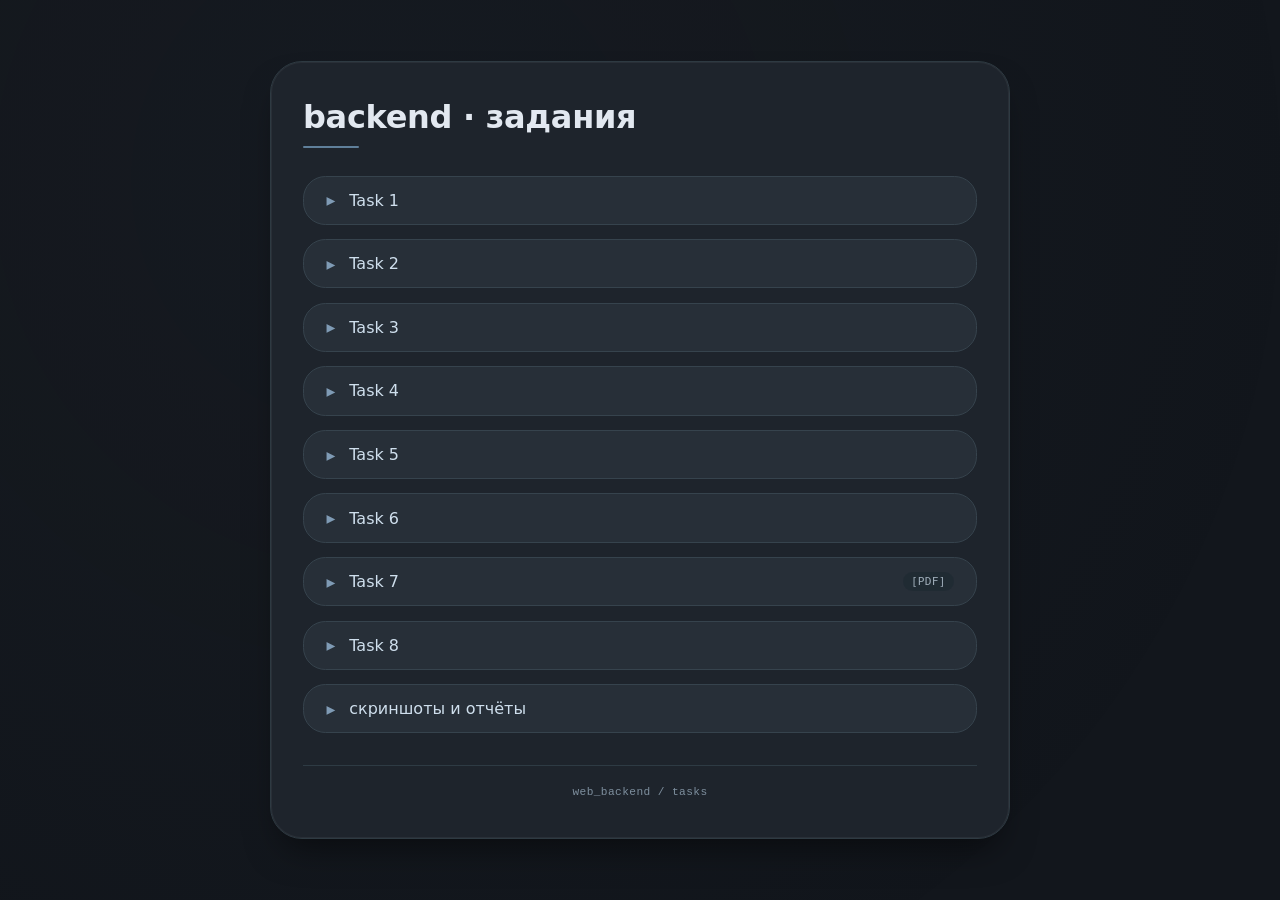
<file: index.html>
<!DOCTYPE html>
<html lang="ru">
<head>
    <meta charset="UTF-8">
    <meta name="viewport" content="width=device-width, initial-scale=1.0, viewport-fit=cover">
    <title>Web backend | Лабораторные работы</title>
    <style>
        * {
            margin: 0;
            padding: 0;
            box-sizing: border-box;
        }

        body {
            background: #12161c;
            font-family: 'Inter', 'Segoe UI', system-ui, -apple-system, 'SF Pro Text', Roboto, Helvetica, sans-serif;
            min-height: 100vh;
            display: flex;
            align-items: center;
            justify-content: center;
            padding: 1.8rem;
            position: relative;
        }

        /* глубокая графитовая текстура */
        body::before {
            content: "";
            position: fixed;
            top: 0;
            left: 0;
            width: 100%;
            height: 100%;
            background: radial-gradient(circle at 30% 20%, rgba(70, 80, 90, 0.08), transparent 80%);
            pointer-events: none;
            z-index: 0;
        }

        .tasks-container {
            max-width: 740px;
            width: 100%;
            background: #1e242c;
            backdrop-filter: blur(2px);
            border-radius: 2rem;
            padding: 2.2rem 2rem 2.5rem 2rem;
            box-shadow: 0 20px 35px -12px rgba(0, 0, 0, 0.5), 0 0 0 1px rgba(255, 255, 255, 0.05) inset;
            transition: all 0.25s ease;
            position: relative;
            z-index: 2;
            border: 1px solid #2e3a42;
        }

        .tasks-container:hover {
            border-color: #4a5b66;
            box-shadow: 0 24px 42px -14px rgba(0, 0, 0, 0.6), 0 0 0 1px rgba(255, 255, 255, 0.08) inset;
        }

        /* заголовок — строгий, без градиентов-переливов */
        h1 {
            font-size: 2rem;
            font-weight: 550;
            letter-spacing: -0.3px;
            color: #e2e8f0;
            margin-bottom: 0.5rem;
            display: inline-flex;
            align-items: center;
            border: none;
            position: relative;
            font-family: 'Inter', system-ui;
        }

        h1::after {
            content: "";
            display: block;
            width: 56px;
            height: 2px;
            background: #5f7f9a;
            position: absolute;
            bottom: -12px;
            left: 0;
            border-radius: 4px;
            transition: width 0.2s;
        }

        .tasks-container:hover h1::after {
            width: 90px;
            background: #7b98b3;
        }

        .task-list {
            list-style: none;
            margin-top: 2rem;
            display: flex;
            flex-direction: column;
            gap: 0.9rem;
        }

        .task-list li {
            background: #272f38;
            border-radius: 1.4rem;
            transition: all 0.25s cubic-bezier(0.2, 0.9, 0.4, 1.1);
            border: 1px solid #36434d;
            overflow: hidden;
        }

        .task-list li:hover {
            background: #2f3a44;
            border-color: #5e7687;
            transform: translateX(4px);
            box-shadow: 0 6px 14px rgba(0, 0, 0, 0.3);
        }

        .task-list a {
            display: flex;
            align-items: center;
            padding: 0.85rem 1.4rem;
            text-decoration: none;
            font-weight: 470;
            font-size: 1rem;
            color: #cfdfed;
            transition: all 0.2s;
            border-radius: 1.4rem;
            gap: 12px;
            font-family: 'Inter', system-ui;
        }

        .task-list a:hover {
            color: #ffffff;
            background: #364652;
        }

        /* символ — строгий, без эмодзи и лишних украшений */
        .task-list a::before {
            content: "▸";
            display: inline-flex;
            font-size: 1.1rem;
            font-weight: 400;
            color: #7f9bb5;
            transition: all 0.2s ease;
            margin-right: 2px;
        }

        .task-list a:hover::before {
            transform: translateX(3px);
            color: #bdd4e8;
        }

        /* индикатор для PDF-файлов — без смайликов, только текст */
        .task-list a[href$=".pdf"]::after {
            content: "[PDF]";
            font-size: 0.7rem;
            font-weight: 400;
            font-family: monospace;
            margin-left: auto;
            opacity: 0.7;
            letter-spacing: 0.2px;
            background: #1f2a33;
            padding: 0.2rem 0.5rem;
            border-radius: 30px;
            transition: opacity 0.2s;
        }

        .task-list a[href$=".pdf"]:hover::after {
            opacity: 1;
            background: #2d3f4b;
            color: #e2eefc;
        }

        /* кастомный скролл */
        ::-webkit-scrollbar {
            width: 5px;
        }

        ::-webkit-scrollbar-track {
            background: #191f26;
            border-radius: 10px;
        }

        ::-webkit-scrollbar-thumb {
            background: #556e82;
            border-radius: 10px;
        }

        /* подпись в стиле терминала — без декоративных точек */
        .tasks-container::after {
            content: "web_backend / tasks";
            display: block;
            text-align: center;
            margin-top: 2rem;
            font-size: 0.7rem;
            font-family: 'Fira Code', 'Courier New', monospace;
            letter-spacing: 0.4px;
            color: #7e8f9e;
            border-top: 1px solid #2e3b44;
            padding-top: 1.2rem;
            transition: color 0.2s;
        }

        .tasks-container:hover::after {
            color: #9bb2c5;
        }

        /* анимация появления */
        .tasks-container {
            animation: fadeSlideUp 0.45s ease-out;
        }

        @keyframes fadeSlideUp {
            from {
                opacity: 0;
                transform: translateY(18px);
            }
            to {
                opacity: 1;
                transform: translateY(0);
            }
        }

        /* адаптивность */
        @media (max-width: 560px) {
            body {
                padding: 1rem;
            }
            .tasks-container {
                padding: 1.5rem 1.2rem;
                border-radius: 1.6rem;
            }
            h1 {
                font-size: 1.6rem;
            }
            .task-list a {
                padding: 0.7rem 1rem;
                font-size: 0.9rem;
            }
            .task-list a::before {
                font-size: 0.95rem;
            }
            .task-list a[href$=".pdf"]::after {
                font-size: 0.6rem;
                padding: 0.1rem 0.4rem;
            }
        }

        /* фокус для доступности */
        .task-list a:focus-visible {
            outline: 2px solid #7f9bb5;
            outline-offset: 2px;
            border-radius: 1.2rem;
            background: #2d3b44;
        }
    </style>
</head>
<body>
    <div class="tasks-container">
        <h1>backend · задания</h1>
        <ul class="task-list">
            <li><a href="./task1/index.html">Task 1</a></li>
            <li><a href="./task2/index.html">Task 2</a></li>
            <li><a href="./task3/index.html">Task 3</a></li>
            <li><a href="./task4/form.php">Task 4</a></li>
            <li><a href="./task5/index.php">Task 5</a></li>
            <li><a href="./task6/index.php">Task 6</a></li>
            <li><a href="./task7/Аудит безопасности веб.pdf">Task 7</a></li>
            <li><a href="./task8/index.html">Task 8 </a></li>
            <li><a href="./screenshots/index.html">скриншоты и отчёты</a></li>
        </ul>
    </div>
</body>
</html>
</file>
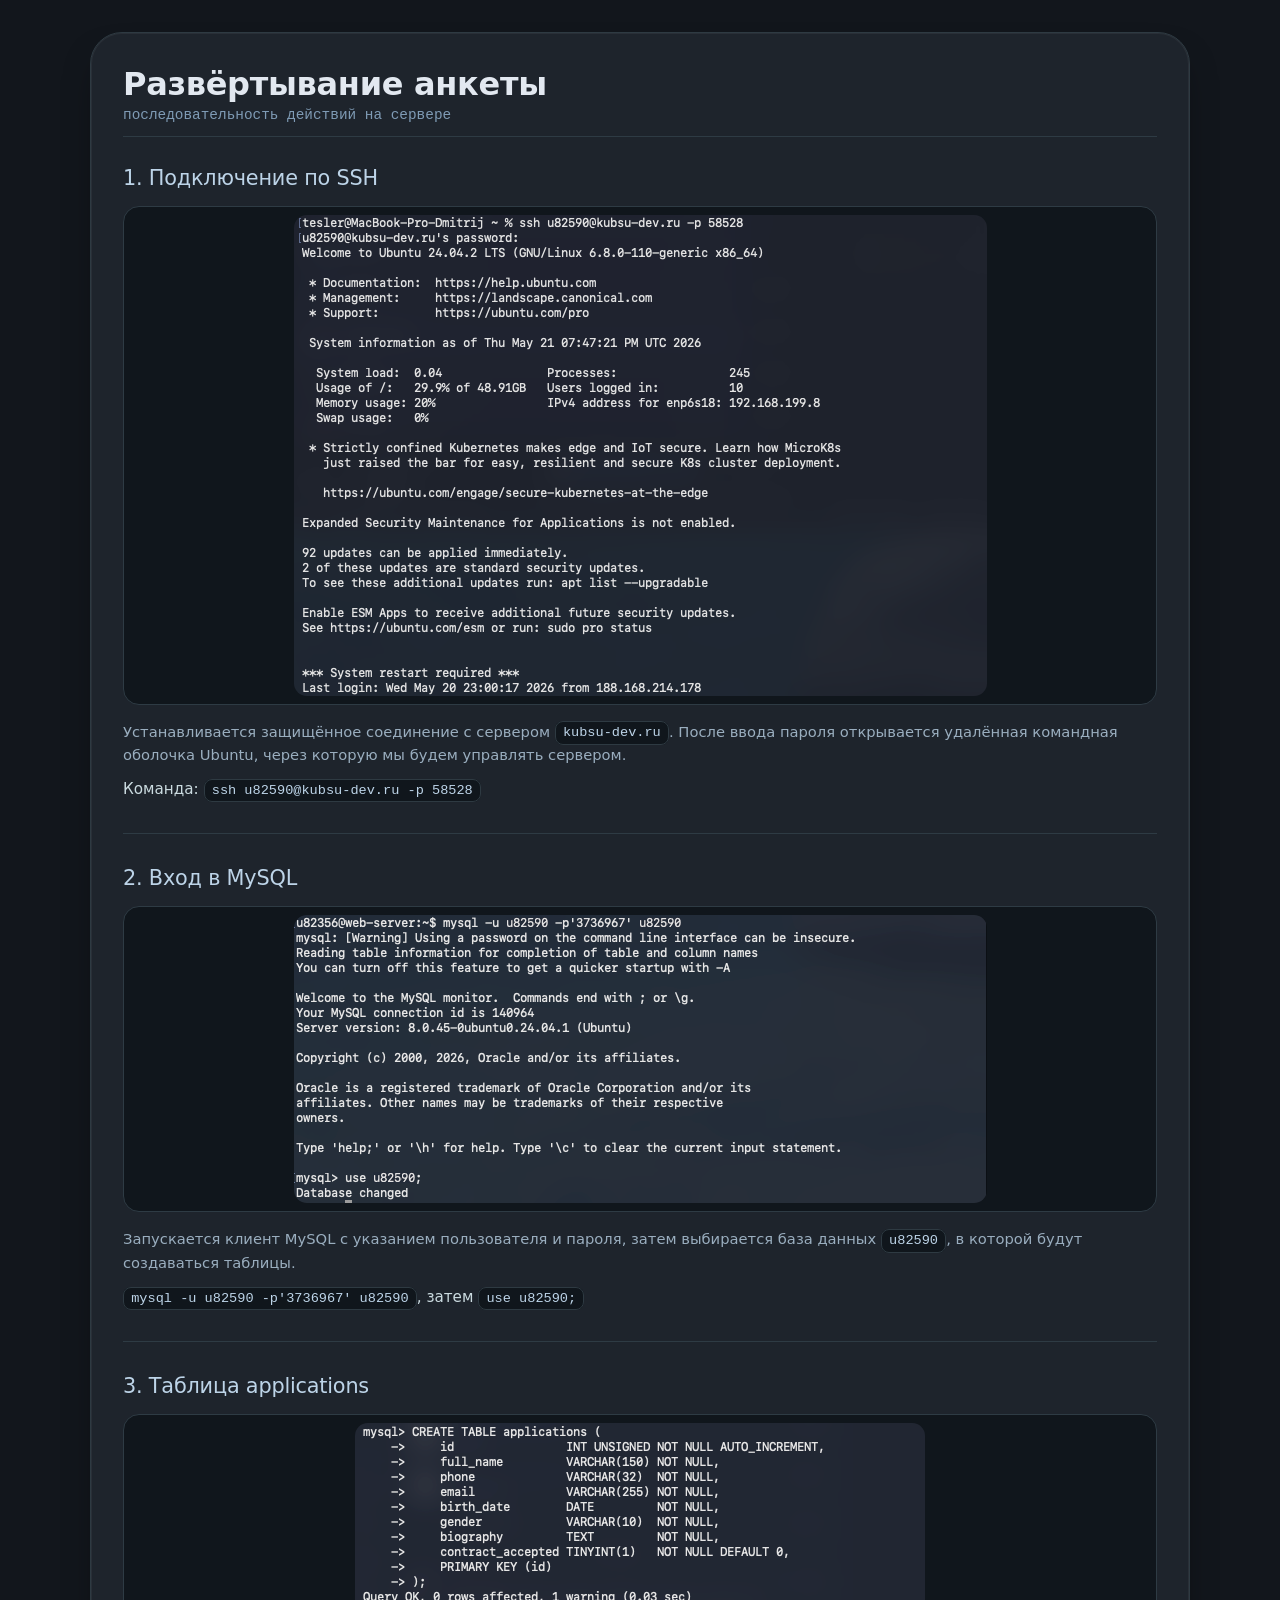
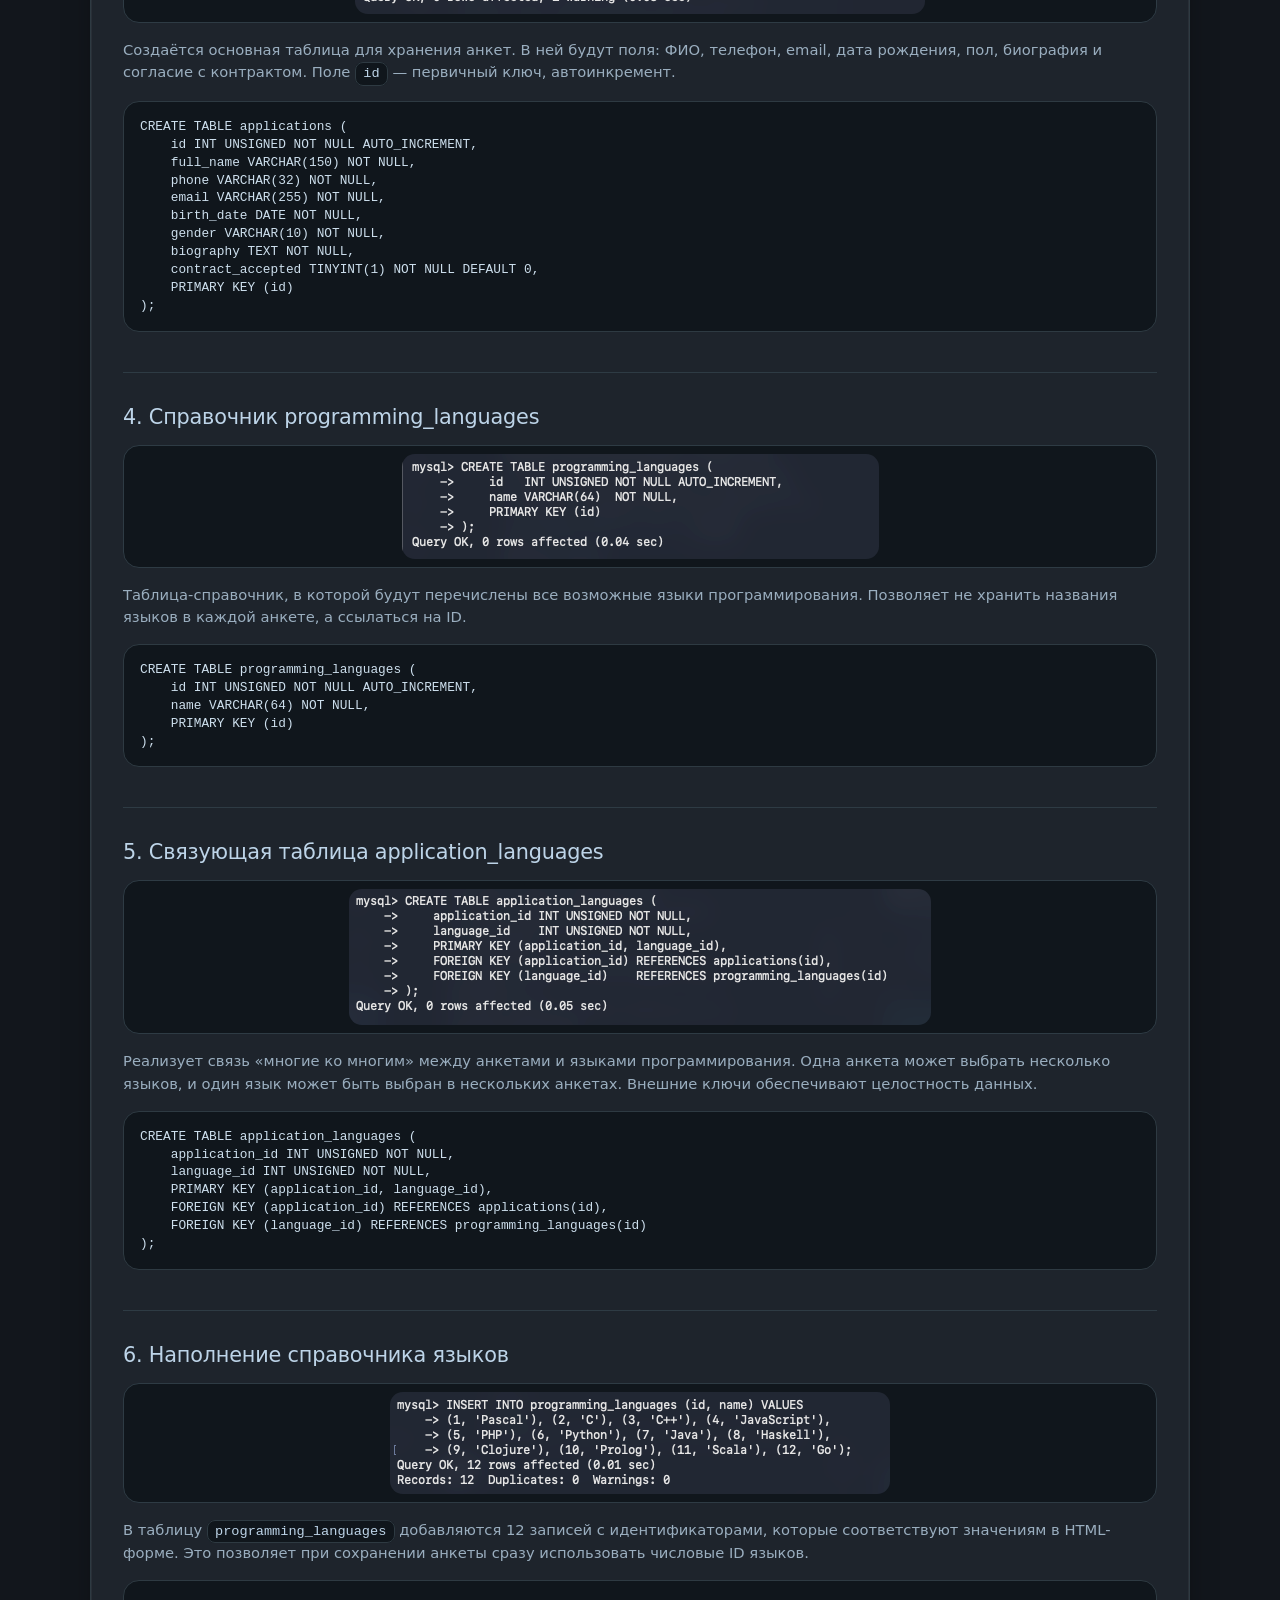
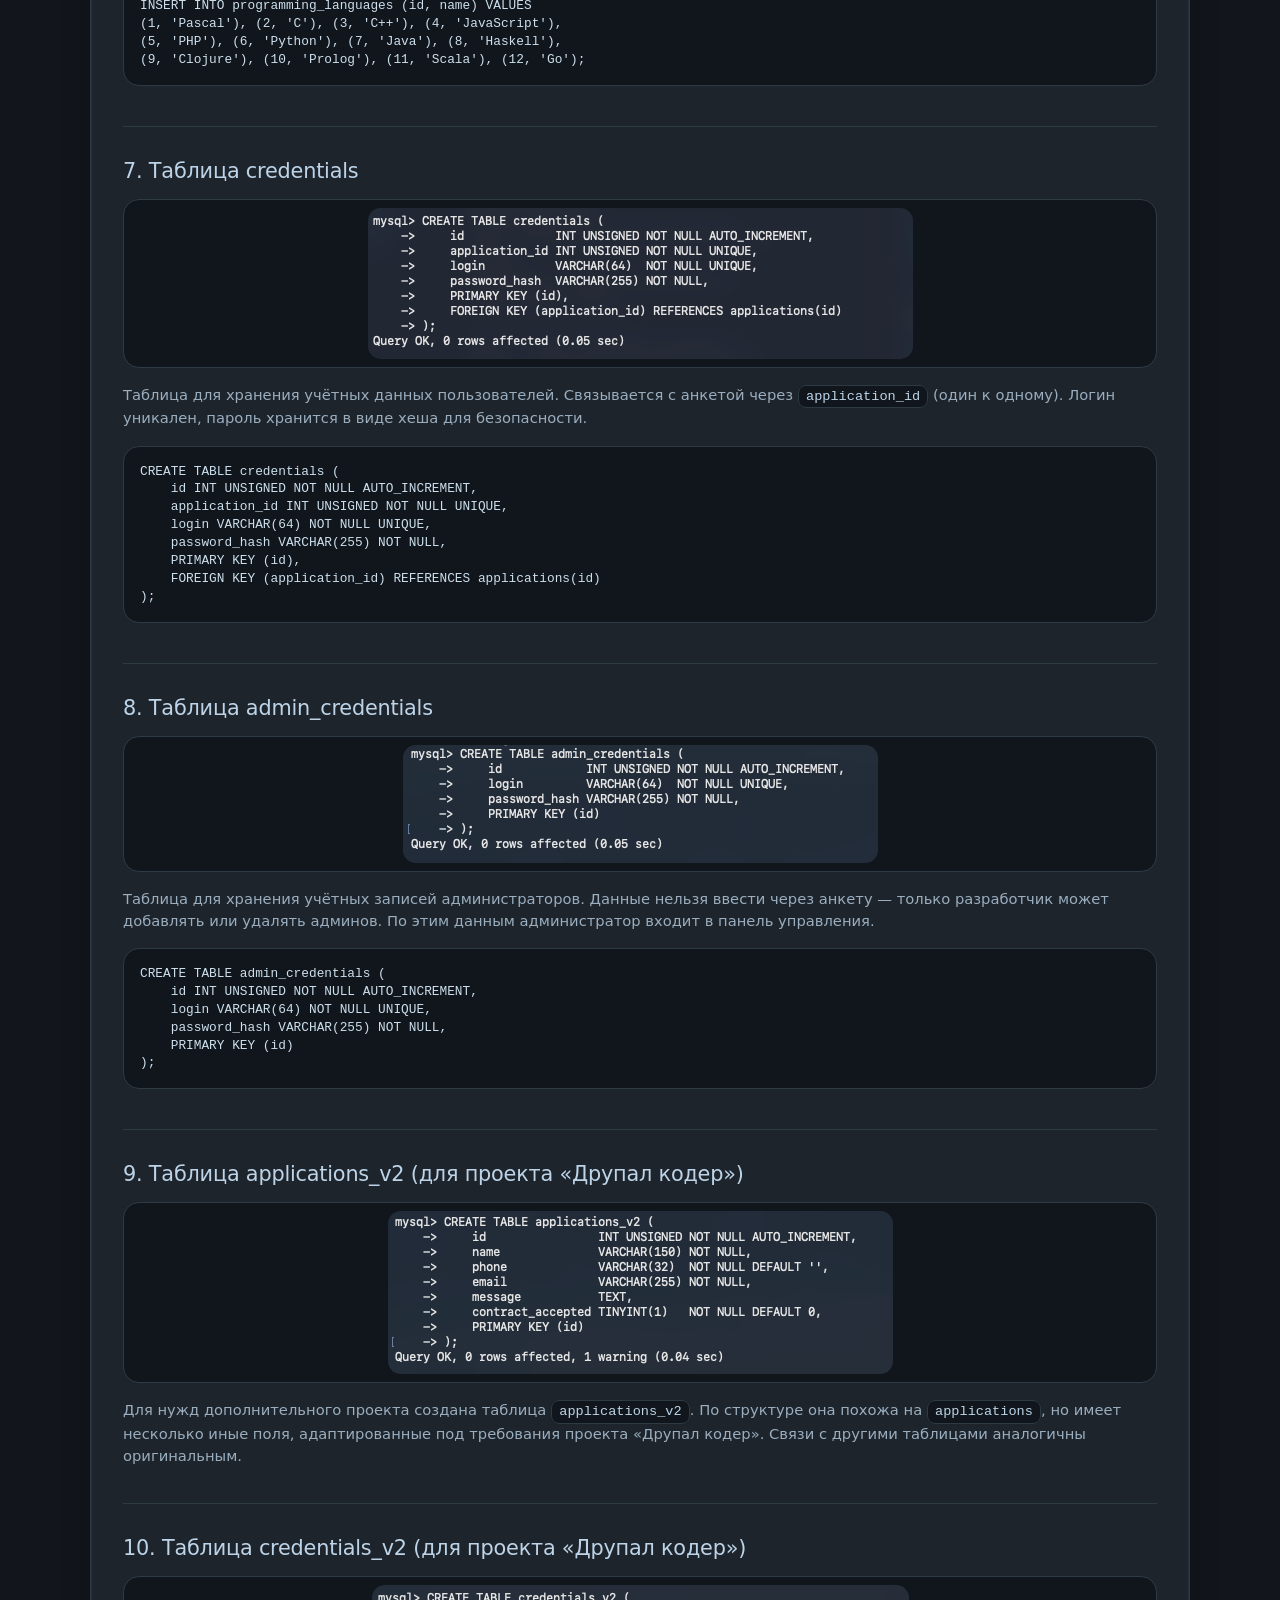
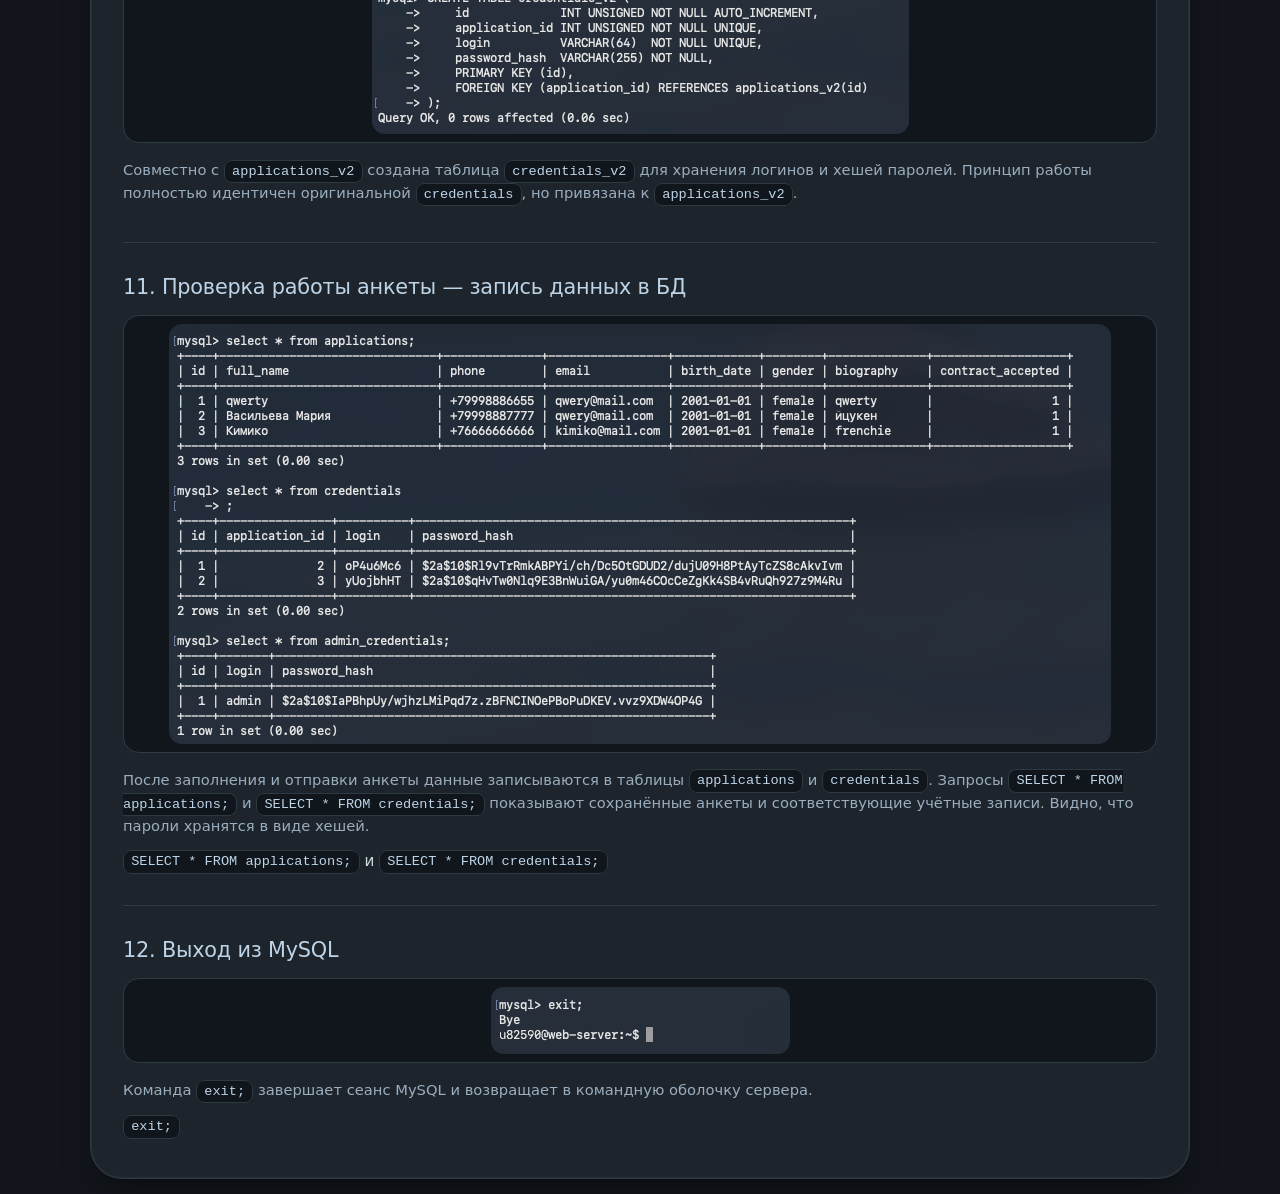
<file: screenshots/index.html>
<!DOCTYPE html>
<html lang="ru">
<head>
    <meta charset="UTF-8">
    <meta name="viewport" content="width=device-width, initial-scale=1.0">
    <title>Развёртывание анкеты · backend-логи</title>
    <style>
        * {
            margin: 0;
            padding: 0;
            box-sizing: border-box;
        }

        body {
            background: #12161c;
            font-family: 'Inter', system-ui, -apple-system, 'Segoe UI', Roboto, Helvetica, sans-serif;
            padding: 2rem;
            color: #e2e8f0;
        }

        .container {
            max-width: 1100px;
            margin: 0 auto;
        }

        .card {
            background: #1e242c;
            border-radius: 2rem;
            box-shadow: 0 20px 35px -12px rgba(0, 0, 0, 0.5), 0 0 0 1px rgba(255, 255, 255, 0.05) inset;
            padding: 2rem;
            transition: all 0.25s ease;
            animation: fadeSlideUp 0.45s ease-out;
            border: 1px solid #2e3a42;
        }

        .card:hover {
            border-color: #4a5b66;
            box-shadow: 0 24px 42px -14px rgba(0, 0, 0, 0.6);
        }

        h1 {
            font-size: 2rem;
            font-weight: 550;
            letter-spacing: -0.3px;
            color: #e2e8f0;
            margin-bottom: 0.25rem;
            border: none;
        }

        .subhead {
            font-size: 0.9rem;
            color: #7f9bb5;
            margin-bottom: 1.8rem;
            border-bottom: 1px solid #2e3b44;
            padding-bottom: 0.8rem;
            font-family: 'Fira Code', monospace;
        }

        .step {
            margin-bottom: 2rem;
            padding-bottom: 1.5rem;
            border-bottom: 1px solid #2e3b44;
        }

        .step:last-child {
            border-bottom: none;
            margin-bottom: 0;
            padding-bottom: 0;
        }

        .step-title {
            font-size: 1.3rem;
            font-weight: 500;
            color: #bdd4e8;
            margin-bottom: 0.75rem;
            letter-spacing: -0.2px;
        }

        .step-text {
            font-size: 0.95rem;
            line-height: 1.5;
            color: #cbdbe0;
            margin-bottom: 0.5rem;
        }

        .step-desc {
            font-size: 0.92rem;
            color: #9aaebf;
            margin: 0.5rem 0 0.75rem 0;
            line-height: 1.5;
        }

        code {
            background: #10161c;
            padding: 0.2rem 0.45rem;
            border-radius: 0.5rem;
            font-size: 0.85rem;
            font-family: 'Fira Code', 'JetBrains Mono', monospace;
            color: #bdd4e8;
            border: 1px solid #2e3a42;
        }

        pre {
            background: #10161c;
            border: 1px solid #2e3a42;
            border-radius: 1rem;
            padding: 1rem;
            font-family: 'Fira Code', monospace;
            font-size: 0.8rem;
            overflow-x: auto;
            white-space: pre-wrap;
            word-wrap: break-word;
            color: #cddfed;
            margin: 1rem 0;
            line-height: 1.4;
        }

        .screenshot {
            margin: 1rem 0;
            border-radius: 1rem;
            border: 1px solid #2e3b44;
            background: #10161c;
            padding: 0.5rem;
            text-align: center;
            transition: border-color 0.2s;
        }

        .screenshot:hover {
            border-color: #5e7687;
        }

        .screenshot img {
            max-width: 100%;
            border-radius: 0.8rem;
            display: block;
            margin: 0 auto;
            background: #0b0f14;
        }

        @keyframes fadeSlideUp {
            from {
                opacity: 0;
                transform: translateY(18px);
            }
            to {
                opacity: 1;
                transform: translateY(0);
            }
        }

        @media (max-width: 700px) {
            body {
                padding: 1rem;
            }
            .card {
                padding: 1.2rem;
            }
            h1 {
                font-size: 1.6rem;
            }
            .step-title {
                font-size: 1.15rem;
            }
            pre {
                font-size: 0.7rem;
                padding: 0.8rem;
            }
        }

        /* кастомный скролл */
        ::-webkit-scrollbar {
            width: 5px;
        }
        ::-webkit-scrollbar-track {
            background: #191f26;
            border-radius: 10px;
        }
        ::-webkit-scrollbar-thumb {
            background: #556e82;
            border-radius: 10px;
        }
    </style>
</head>
<body>
<div class="container">
    <div class="card">
        <h1>Развёртывание анкеты</h1>
        <div class="subhead">последовательность действий на сервере</div>

        <!-- Шаг 1 -->
        <div class="step">
            <div class="step-title">1. Подключение по SSH</div>
            <div class="screenshot">
                <img src="1.png" alt="SSH подключение">
            </div>
            <div class="step-desc">
                Устанавливается защищённое соединение с сервером <code>kubsu-dev.ru</code>. После ввода пароля открывается удалённая командная оболочка Ubuntu, через которую мы будем управлять сервером.
            </div>
            <div class="step-text">
                Команда: <code>ssh u82590@kubsu-dev.ru -p 58528</code>
            </div>
        </div>

        <!-- Шаг 2 -->
        <div class="step">
            <div class="step-title">2. Вход в MySQL</div>
            <div class="screenshot">
                <img src="21.png" alt="mysql подключение">
            </div>
            <div class="step-desc">
                Запускается клиент MySQL с указанием пользователя и пароля, затем выбирается база данных <code>u82590</code>, в которой будут создаваться таблицы.
            </div>
            <div class="step-text">
                <code>mysql -u u82590 -p'3736967' u82590</code>, затем <code>use u82590;</code>
            </div>
        </div>

        <!-- Шаг 3 -->
        <div class="step">
            <div class="step-title">3. Таблица applications</div>
            <div class="screenshot">
                <img src="3.png" alt="CREATE TABLE applications">
            </div>
            <div class="step-desc">
                Создаётся основная таблица для хранения анкет. В ней будут поля: ФИО, телефон, email, дата рождения, пол, биография и согласие с контрактом. Поле <code>id</code> — первичный ключ, автоинкремент.
            </div>
            <pre>CREATE TABLE applications (
    id INT UNSIGNED NOT NULL AUTO_INCREMENT,
    full_name VARCHAR(150) NOT NULL,
    phone VARCHAR(32) NOT NULL,
    email VARCHAR(255) NOT NULL,
    birth_date DATE NOT NULL,
    gender VARCHAR(10) NOT NULL,
    biography TEXT NOT NULL,
    contract_accepted TINYINT(1) NOT NULL DEFAULT 0,
    PRIMARY KEY (id)
);</pre>
        </div>

        <!-- Шаг 4 -->
        <div class="step">
            <div class="step-title">4. Справочник programming_languages</div>
            <div class="screenshot">
                <img src="4.png" alt="CREATE TABLE programming_languages">
            </div>
            <div class="step-desc">
                Таблица-справочник, в которой будут перечислены все возможные языки программирования. Позволяет не хранить названия языков в каждой анкете, а ссылаться на ID.
            </div>
            <pre>CREATE TABLE programming_languages (
    id INT UNSIGNED NOT NULL AUTO_INCREMENT,
    name VARCHAR(64) NOT NULL,
    PRIMARY KEY (id)
);</pre>
        </div>

        <!-- Шаг 5 -->
        <div class="step">
            <div class="step-title">5. Связующая таблица application_languages</div>
            <div class="screenshot">
                <img src="5.png" alt="CREATE TABLE application_languages">
            </div>
            <div class="step-desc">
                Реализует связь «многие ко многим» между анкетами и языками программирования. Одна анкета может выбрать несколько языков, и один язык может быть выбран в нескольких анкетах. Внешние ключи обеспечивают целостность данных.
            </div>
            <pre>CREATE TABLE application_languages (
    application_id INT UNSIGNED NOT NULL,
    language_id INT UNSIGNED NOT NULL,
    PRIMARY KEY (application_id, language_id),
    FOREIGN KEY (application_id) REFERENCES applications(id),
    FOREIGN KEY (language_id) REFERENCES programming_languages(id)
);</pre>
        </div>

        <!-- Шаг 6 -->
        <div class="step">
            <div class="step-title">6. Наполнение справочника языков</div>
            <div class="screenshot">
                <img src="6.png" alt="INSERT INTO programming_languages">
            </div>
            <div class="step-desc">
                В таблицу <code>programming_languages</code> добавляются 12 записей с идентификаторами, которые соответствуют значениям в HTML-форме. Это позволяет при сохранении анкеты сразу использовать числовые ID языков.
            </div>
            <pre>INSERT INTO programming_languages (id, name) VALUES
(1, 'Pascal'), (2, 'C'), (3, 'C++'), (4, 'JavaScript'),
(5, 'PHP'), (6, 'Python'), (7, 'Java'), (8, 'Haskell'),
(9, 'Clojure'), (10, 'Prolog'), (11, 'Scala'), (12, 'Go');</pre>
        </div>

        <!-- Шаг 7 -->
        <div class="step">
            <div class="step-title">7. Таблица credentials</div>
            <div class="screenshot">
                <img src="7.png" alt="CREATE TABLE credentials">
            </div>
            <div class="step-desc">
                Таблица для хранения учётных данных пользователей. Связывается с анкетой через <code>application_id</code> (один к одному). Логин уникален, пароль хранится в виде хеша для безопасности.
            </div>
            <pre>CREATE TABLE credentials (
    id INT UNSIGNED NOT NULL AUTO_INCREMENT,
    application_id INT UNSIGNED NOT NULL UNIQUE,
    login VARCHAR(64) NOT NULL UNIQUE,
    password_hash VARCHAR(255) NOT NULL,
    PRIMARY KEY (id),
    FOREIGN KEY (application_id) REFERENCES applications(id)
);</pre>
        </div>

        <!-- Шаг 8 -->
        <div class="step">
            <div class="step-title">8. Таблица admin_credentials</div>
            <div class="screenshot">
                <img src="8.png" alt="CREATE TABLE admin_credentials">
            </div>
            <div class="step-desc">
                Таблица для хранения учётных записей администраторов. Данные нельзя ввести через анкету — только разработчик может добавлять или удалять админов. По этим данным администратор входит в панель управления.
            </div>
            <pre>CREATE TABLE admin_credentials (
    id INT UNSIGNED NOT NULL AUTO_INCREMENT,
    login VARCHAR(64) NOT NULL UNIQUE,
    password_hash VARCHAR(255) NOT NULL,
    PRIMARY KEY (id)
);</pre>
        </div>

        <!-- Шаг 9 -->
        <div class="step">
            <div class="step-title">9. Таблица applications_v2 (для проекта «Друпал кодер»)</div>
            <div class="screenshot">
                <img src="9.png" alt="CREATE TABLE applications_v2">
            </div>
            <div class="step-desc">
                Для нужд дополнительного проекта создана таблица <code>applications_v2</code>. По структуре она похожа на <code>applications</code>, но имеет несколько иные поля, адаптированные под требования проекта «Друпал кодер». Связи с другими таблицами аналогичны оригинальным.
            </div>
        </div>

        <!-- Шаг 10 -->
        <div class="step">
            <div class="step-title">10. Таблица credentials_v2 (для проекта «Друпал кодер»)</div>
            <div class="screenshot">
                <img src="10.png" alt="CREATE TABLE credentials_v2">
            </div>
            <div class="step-desc">
                Совместно с <code>applications_v2</code> создана таблица <code>credentials_v2</code> для хранения логинов и хешей паролей. Принцип работы полностью идентичен оригинальной <code>credentials</code>, но привязана к <code>applications_v2</code>.
            </div>
        </div>

        <!-- Шаг 11 -->
        <div class="step">
            <div class="step-title">11. Проверка работы анкеты — запись данных в БД</div>
            <div class="screenshot">
                <img src="11.png" alt="SELECT из applications и credentials">
            </div>
            <div class="step-desc">
                После заполнения и отправки анкеты данные записываются в таблицы <code>applications</code> и <code>credentials</code>. Запросы <code>SELECT * FROM applications;</code> и <code>SELECT * FROM credentials;</code> показывают сохранённые анкеты и соответствующие учётные записи. Видно, что пароли хранятся в виде хешей.
            </div>
            <div class="step-text">
                <code>SELECT * FROM applications;</code> и <code>SELECT * FROM credentials;</code>
            </div>
        </div>

        <!-- Шаг 12 -->
        <div class="step">
            <div class="step-title">12. Выход из MySQL</div>
            <div class="screenshot">
                <img src="121.png" alt="exit mysql">
            </div>
            <div class="step-desc">
                Команда <code>exit;</code> завершает сеанс MySQL и возвращает в командную оболочку сервера.
            </div>
            <div class="step-text">
                <code>exit;</code>
            </div>
        </div>
    </div>
</div>
</body>
</html>
</file>
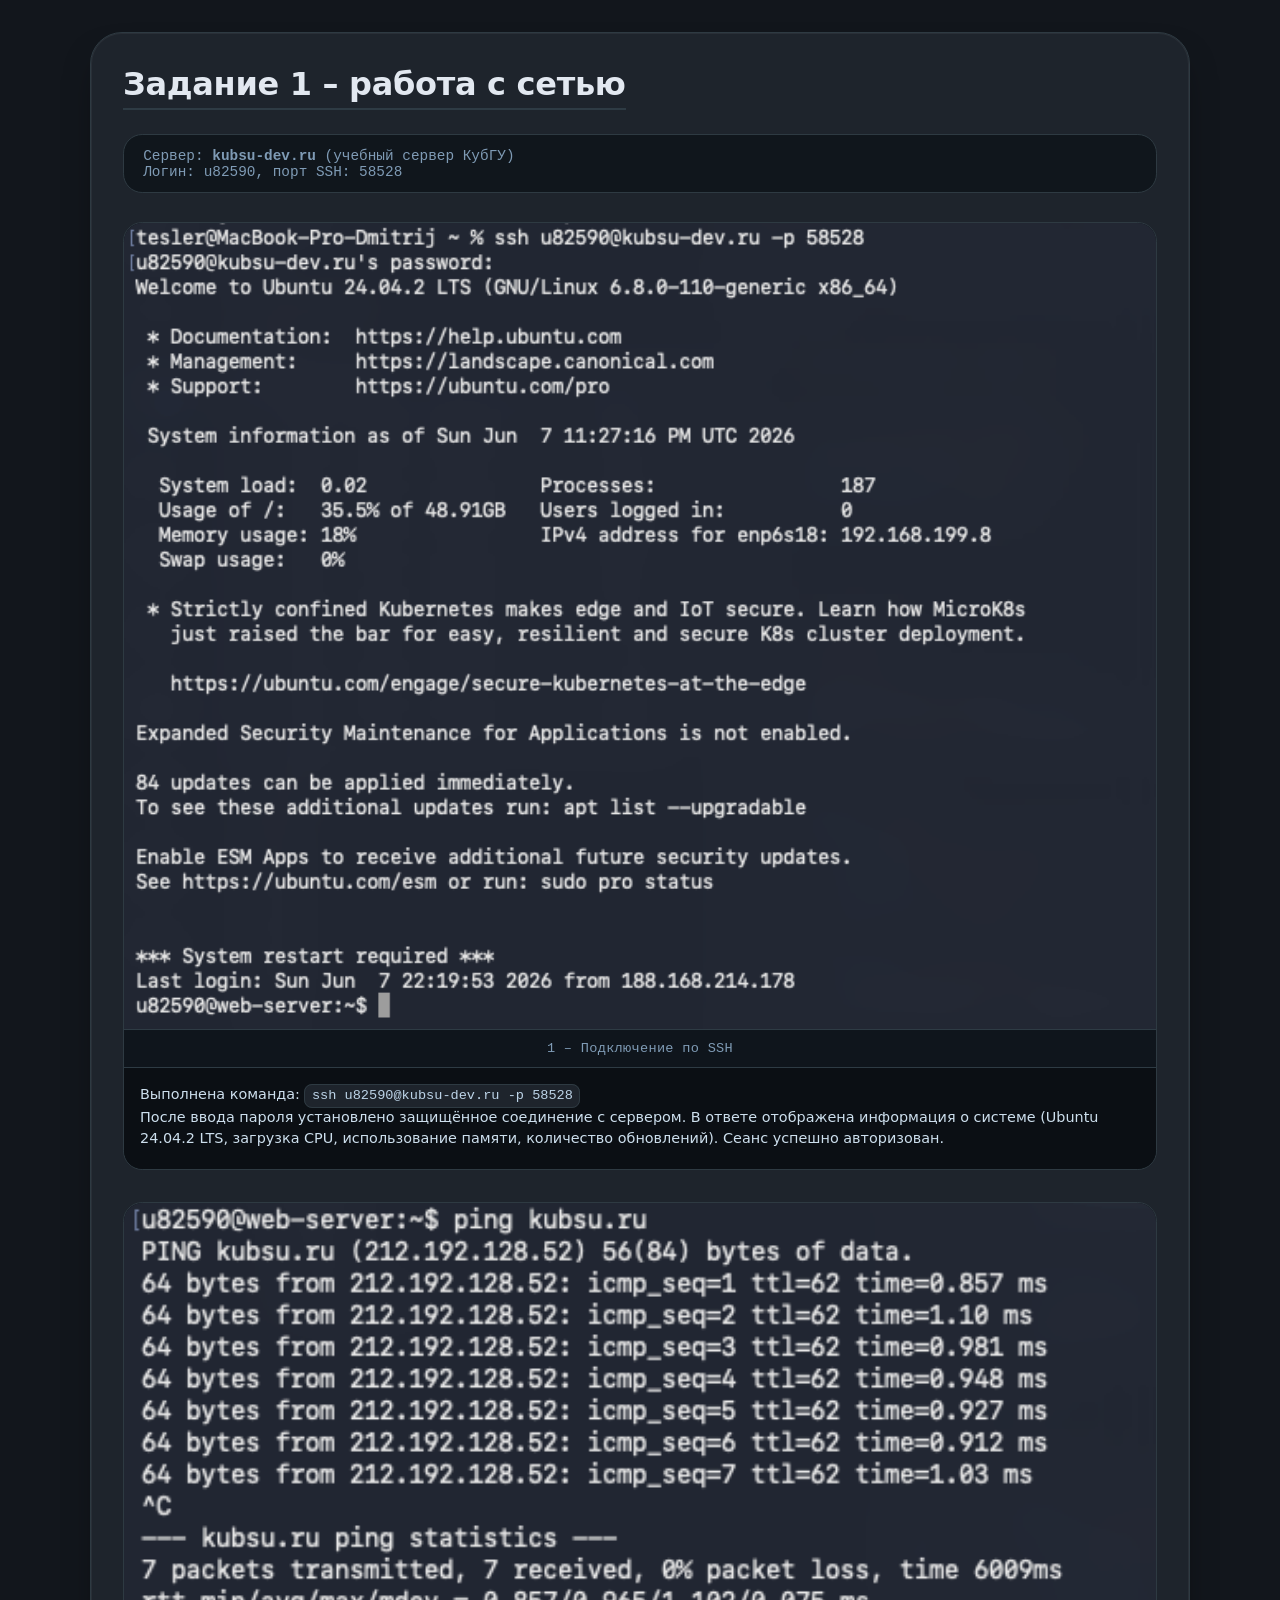
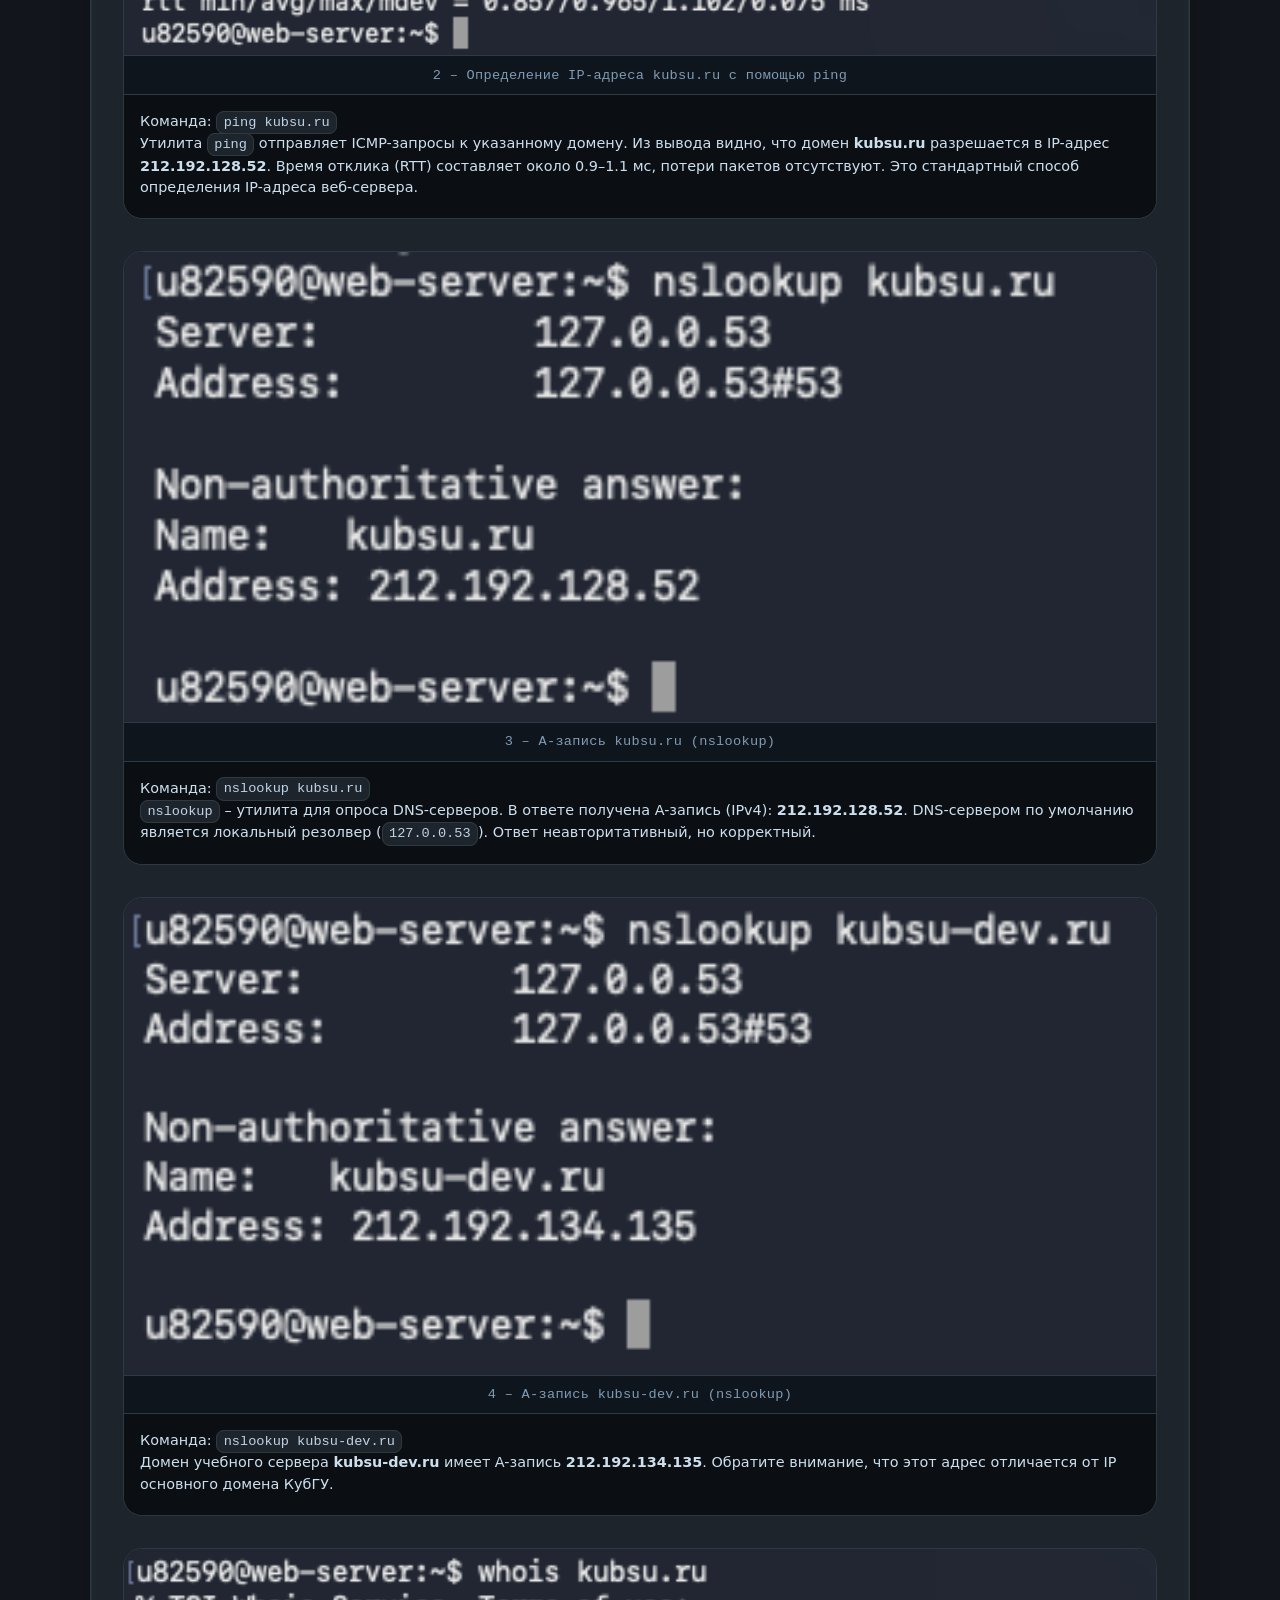
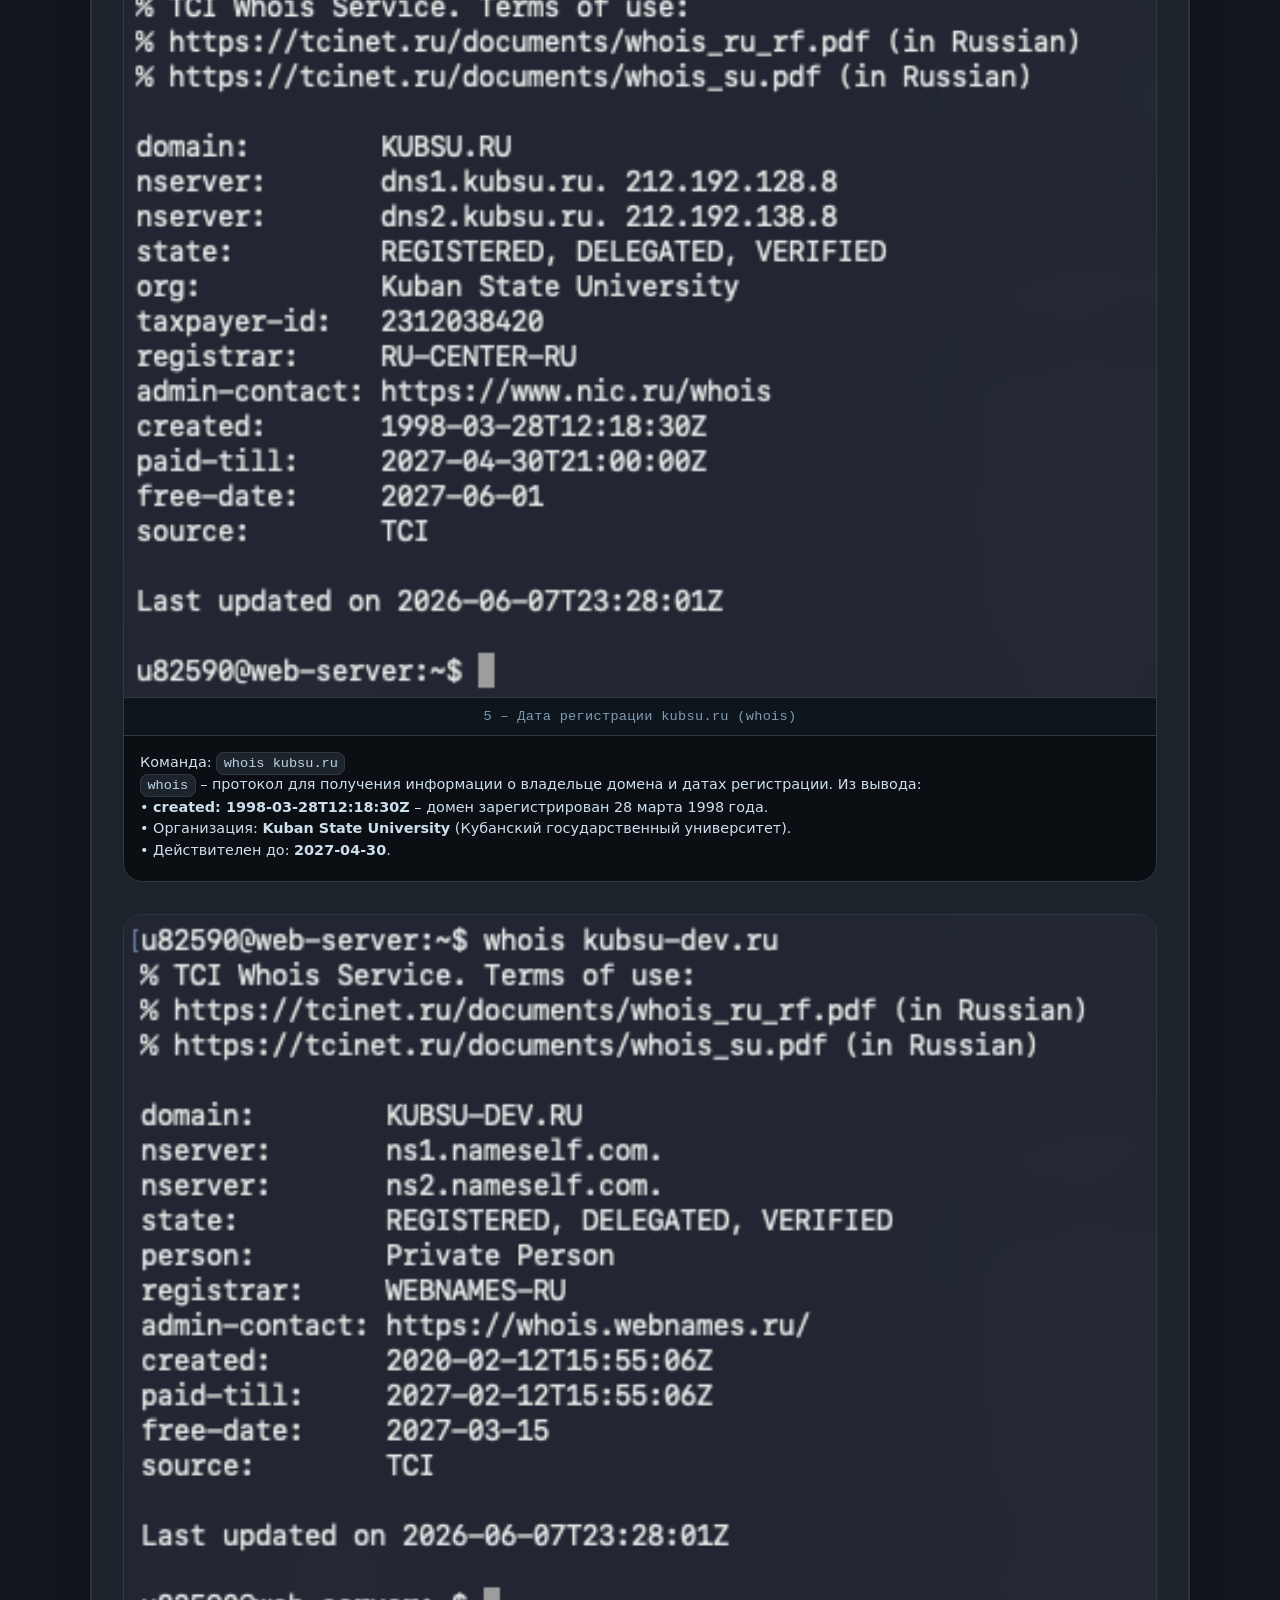
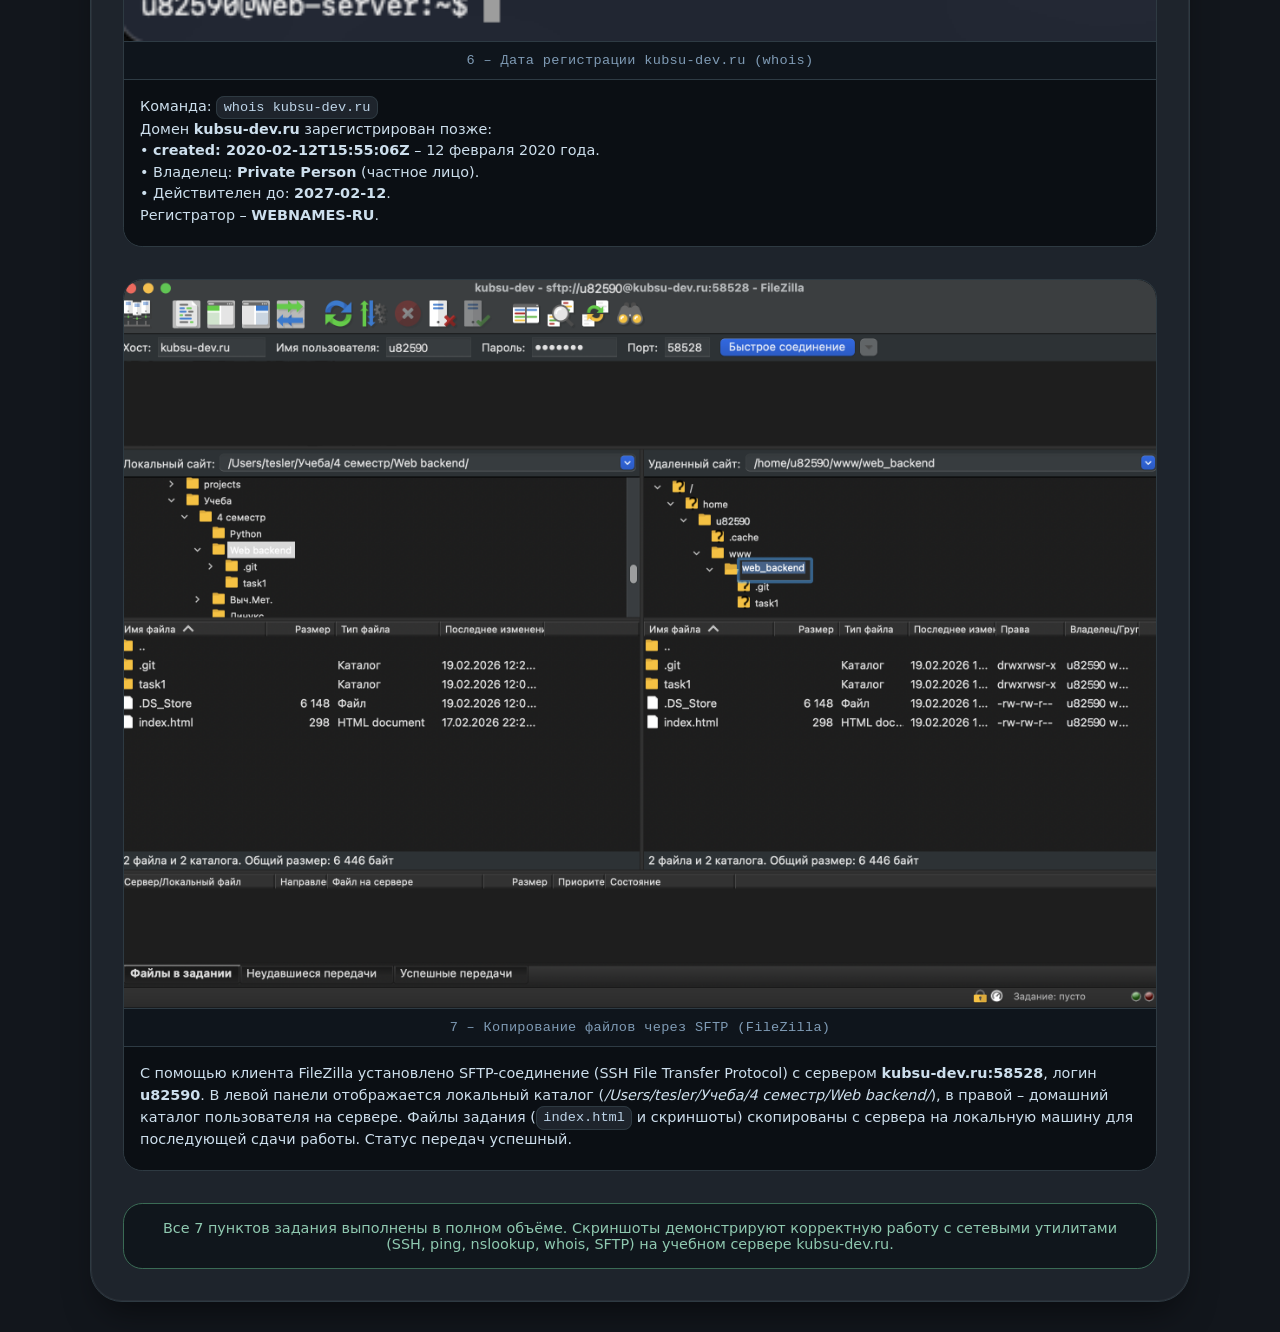
<file: task1/index.html>
<!DOCTYPE html>
<html lang="ru">
<head>
    <meta charset="UTF-8">
    <meta name="viewport" content="width=device-width, initial-scale=1.0">
    <title>Задание 1 – работа с сетью (подробное описание)</title>
    <style>
        * {
            margin: 0;
            padding: 0;
            box-sizing: border-box;
        }

        body {
            background: #12161c;
            font-family: 'Inter', system-ui, -apple-system, 'Segoe UI', Roboto, Helvetica, sans-serif;
            padding: 2rem;
            color: #e2e8f0;
        }

        .container {
            max-width: 1100px;
            margin: 0 auto;
        }

        .card {
            background: #1e242c;
            border-radius: 2rem;
            box-shadow: 0 20px 35px -12px rgba(0, 0, 0, 0.5), 0 0 0 1px rgba(255, 255, 255, 0.05) inset;
            padding: 2rem;
            transition: all 0.25s ease;
            animation: fadeSlideUp 0.45s ease-out;
            border: 1px solid #2e3a42;
        }

        .card:hover {
            border-color: #4a5b66;
            box-shadow: 0 24px 42px -14px rgba(0, 0, 0, 0.6);
        }

        h1 {
            font-size: 2rem;
            font-weight: 550;
            letter-spacing: -0.3px;
            color: #e2e8f0;
            margin-bottom: 0.5rem;
            display: inline-block;
            border-bottom: 2px solid #2e3b44;
            padding-bottom: 0.3rem;
        }

        .subhead {
            background: #10161c;
            border-radius: 1.2rem;
            padding: 0.8rem 1.2rem;
            margin: 1rem 0 1.8rem;
            font-size: 0.9rem;
            color: #7f9bb5;
            border: 1px solid #2e3a42;
            font-family: 'Fira Code', monospace;
        }

        .screenshot-block {
            margin-bottom: 2rem;
            background: #10161c;
            border-radius: 1.2rem;
            border: 1px solid #2e3a42;
            overflow: hidden;
            transition: all 0.2s ease;
        }

        .screenshot-block:hover {
            border-color: #5e7687;
            box-shadow: 0 8px 20px rgba(0, 0, 0, 0.4);
        }

        .screenshot-block img {
            width: 100%;
            height: auto;
            display: block;
            background: #0b0f14;
        }

        .screenshot-label {
            padding: 0.7rem 1rem;
            font-size: 0.85rem;
            font-family: 'Fira Code', monospace;
            color: #7f9bb5;
            border-top: 1px solid #2e3b44;
            background: #0f151c;
            text-align: center;
            letter-spacing: 0.3px;
        }

        .screenshot-description {
            padding: 1rem 1rem 1.2rem 1rem;
            font-size: 0.9rem;
            line-height: 1.5;
            color: #cddfed;
            background: #0b0f14;
            border-top: 1px solid #2e3b44;
        }

        .screenshot-description code {
            background: #1e242c;
            padding: 0.2rem 0.4rem;
            border-radius: 0.5rem;
            font-family: 'Fira Code', monospace;
            font-size: 0.85rem;
            color: #bdd4e8;
            border: 1px solid #2e3a42;
        }

        .final-note {
            background: #10161c;
            border-radius: 1.2rem;
            padding: 1rem 1.5rem;
            text-align: center;
            margin-top: 1rem;
            font-size: 0.9rem;
            color: #8fc9b0;
            border: 1px solid #3a6b55;
        }

        @keyframes fadeSlideUp {
            from {
                opacity: 0;
                transform: translateY(18px);
            }
            to {
                opacity: 1;
                transform: translateY(0);
            }
        }

        @media (max-width: 700px) {
            body {
                padding: 1rem;
            }
            .card {
                padding: 1.2rem;
            }
            h1 {
                font-size: 1.6rem;
            }
            .screenshot-label, .screenshot-description {
                font-size: 0.8rem;
                padding: 0.6rem;
            }
        }

        ::-webkit-scrollbar {
            width: 5px;
        }
        ::-webkit-scrollbar-track {
            background: #191f26;
            border-radius: 10px;
        }
        ::-webkit-scrollbar-thumb {
            background: #556e82;
            border-radius: 10px;
        }
    </style>
</head>
<body>
<div class="container">
    <div class="card">
        <h1>Задание 1 – работа с сетью</h1>
        <div class="subhead">
            Сервер: <strong>kubsu-dev.ru</strong> (учебный сервер КубГУ)<br>
            Логин: u82590, порт SSH: 58528
        </div>

        <!-- Блок 1: SSH -->
        <div class="screenshot-block">
            <img src="screenshots/1.png" alt="SSH подключение">
            <div class="screenshot-label">1 – Подключение по SSH</div>
            <div class="screenshot-description">
                Выполнена команда: <code>ssh u82590@kubsu-dev.ru -p 58528</code><br>
                После ввода пароля установлено защищённое соединение с сервером. В ответе отображена информация о системе (Ubuntu 24.04.2 LTS, загрузка CPU, использование памяти, количество обновлений). Сеанс успешно авторизован.
            </div>
        </div>

        <!-- Блок 2: ping kubsu.ru -->
        <div class="screenshot-block">
            <img src="screenshots/2.png" alt="ping kubsu.ru">
            <div class="screenshot-label">2 – Определение IP-адреса kubsu.ru с помощью ping</div>
            <div class="screenshot-description">
                Команда: <code>ping kubsu.ru</code><br>
                Утилита <code>ping</code> отправляет ICMP-запросы к указанному домену. Из вывода видно, что домен <strong>kubsu.ru</strong> разрешается в IP-адрес <strong>212.192.128.52</strong>. Время отклика (RTT) составляет около 0.9–1.1 мс, потери пакетов отсутствуют. Это стандартный способ определения IP-адреса веб-сервера.
            </div>
        </div>

        <!-- Блок 3: nslookup kubsu.ru -->
        <div class="screenshot-block">
            <img src="screenshots/3.png" alt="nslookup kubsu.ru">
            <div class="screenshot-label">3 – A-запись kubsu.ru (nslookup)</div>
            <div class="screenshot-description">
                Команда: <code>nslookup kubsu.ru</code><br>
                <code>nslookup</code> – утилита для опроса DNS-серверов. В ответе получена A-запись (IPv4): <strong>212.192.128.52</strong>. DNS-сервером по умолчанию является локальный резолвер (<code>127.0.0.53</code>). Ответ неавторитативный, но корректный.
            </div>
        </div>

        <!-- Блок 4: nslookup kubsu-dev.ru -->
        <div class="screenshot-block">
            <img src="screenshots/4.png" alt="nslookup kubsu-dev.ru">
            <div class="screenshot-label">4 – A-запись kubsu-dev.ru (nslookup)</div>
            <div class="screenshot-description">
                Команда: <code>nslookup kubsu-dev.ru</code><br>
                Домен учебного сервера <strong>kubsu-dev.ru</strong> имеет A-запись <strong>212.192.134.135</strong>. Обратите внимание, что этот адрес отличается от IP основного домена КубГУ.
            </div>
        </div>

        <!-- Блок 5: whois kubsu.ru -->
        <div class="screenshot-block">
            <img src="screenshots/5.png" alt="whois kubsu.ru">
            <div class="screenshot-label">5 – Дата регистрации kubsu.ru (whois)</div>
            <div class="screenshot-description">
                Команда: <code>whois kubsu.ru</code><br>
                <code>whois</code> – протокол для получения информации о владельце домена и датах регистрации. Из вывода:<br>
                • <strong>created: 1998-03-28T12:18:30Z</strong> – домен зарегистрирован 28 марта 1998 года.<br>
                • Организация: <strong>Kuban State University</strong> (Кубанский государственный университет).<br>
                • Действителен до: <strong>2027-04-30</strong>.
            </div>
        </div>

        <!-- Блок 6: whois kubsu-dev.ru -->
        <div class="screenshot-block">
            <img src="screenshots/6.png" alt="whois kubsu-dev.ru">
            <div class="screenshot-label">6 – Дата регистрации kubsu-dev.ru (whois)</div>
            <div class="screenshot-description">
                Команда: <code>whois kubsu-dev.ru</code><br>
                Домен <strong>kubsu-dev.ru</strong> зарегистрирован позже:<br>
                • <strong>created: 2020-02-12T15:55:06Z</strong> – 12 февраля 2020 года.<br>
                • Владелец: <strong>Private Person</strong> (частное лицо).<br>
                • Действителен до: <strong>2027-02-12</strong>.<br>
                Регистратор – <strong>WEBNAMES-RU</strong>.
            </div>
        </div>

        <!-- Блок 7: SFTP -->
        <div class="screenshot-block">
            <img src="screenshots/71.png" alt="SFTP-копирование файлов">
            <div class="screenshot-label">7 – Копирование файлов через SFTP (FileZilla)</div>
            <div class="screenshot-description">
                С помощью клиента FileZilla установлено SFTP-соединение (SSH File Transfer Protocol) с сервером <strong>kubsu-dev.ru:58528</strong>, логин <strong>u82590</strong>. В левой панели отображается локальный каталог (<em>/Users/tesler/Учеба/4 семестр/Web backend/</em>), в правой – домашний каталог пользователя на сервере. Файлы задания (<code>index.html</code> и скриншоты) скопированы с сервера на локальную машину для последующей сдачи работы. Статус передач успешный.
            </div>
        </div>

        <div class="final-note">
            Все 7 пунктов задания выполнены в полном объёме. Скриншоты демонстрируют корректную работу с сетевыми утилитами (SSH, ping, nslookup, whois, SFTP) на учебном сервере kubsu-dev.ru.
        </div>
    </div>
</div>
</body>
</html>
</file>
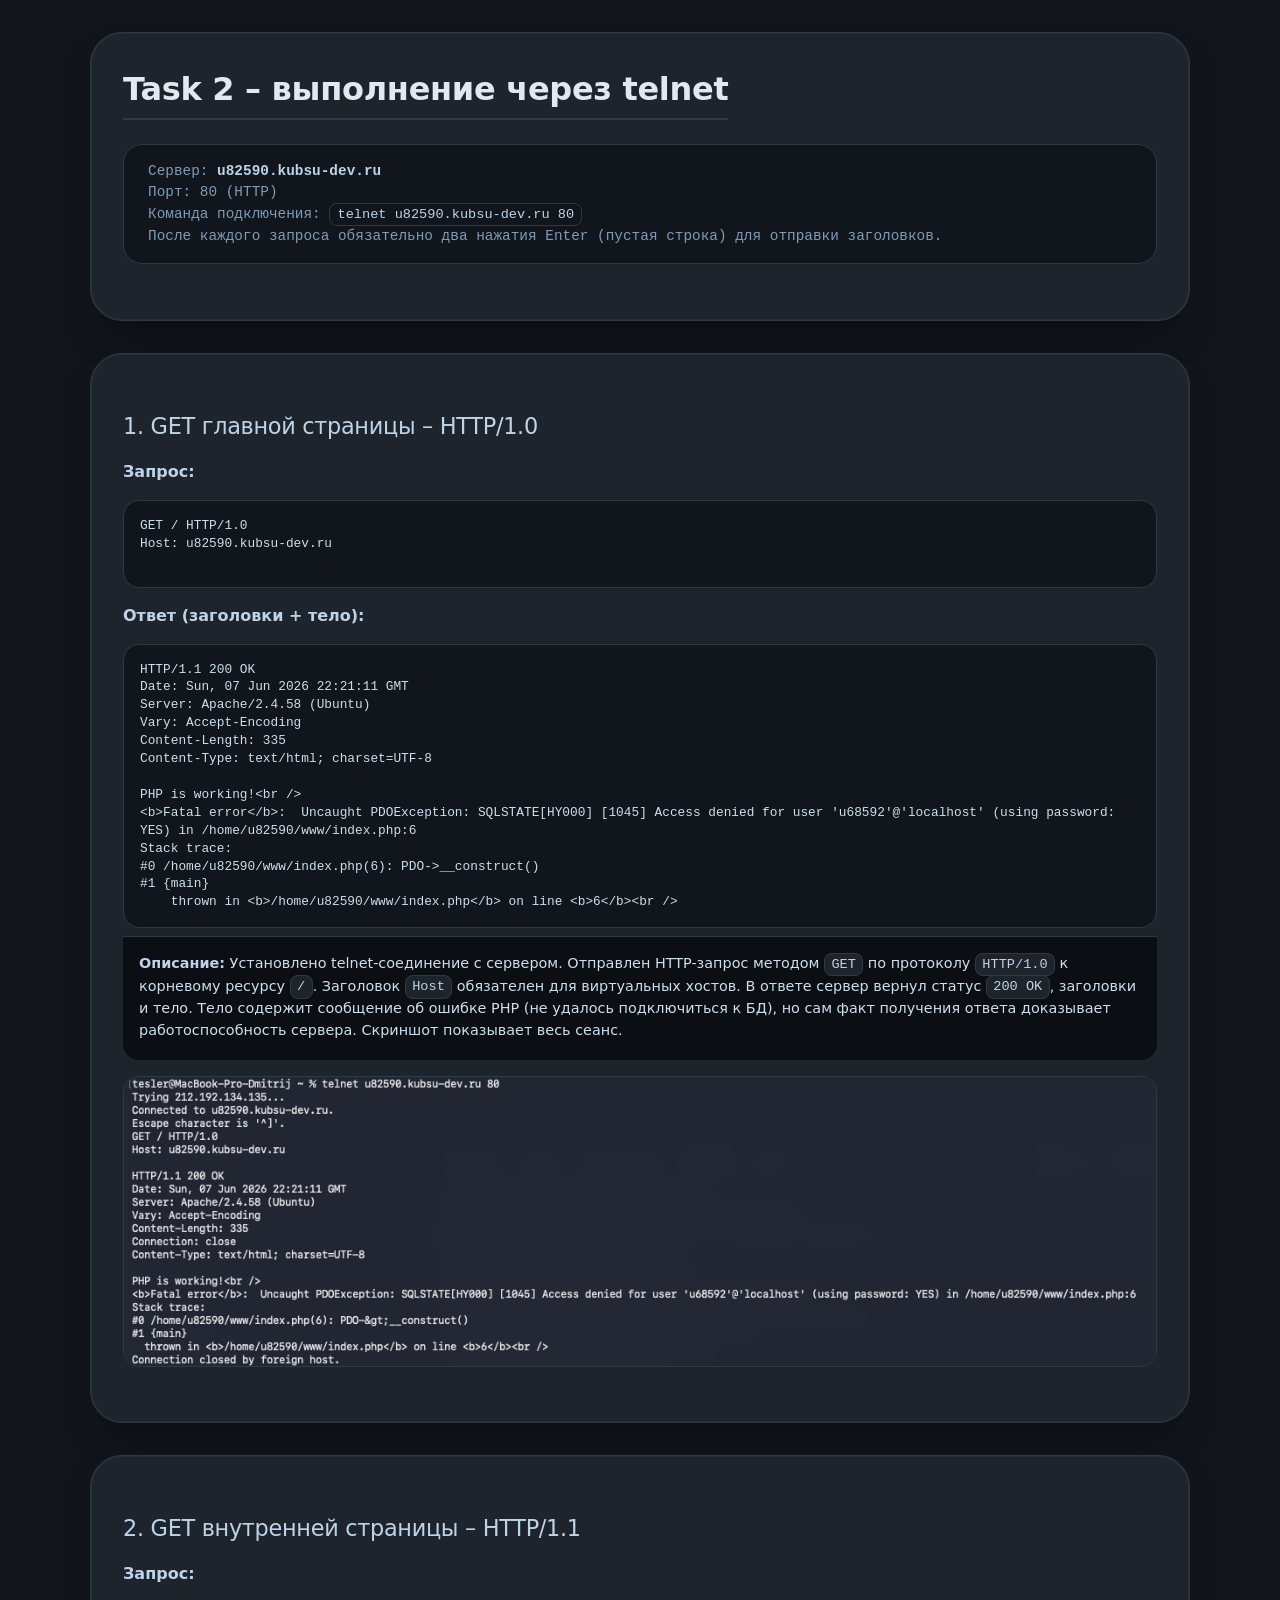
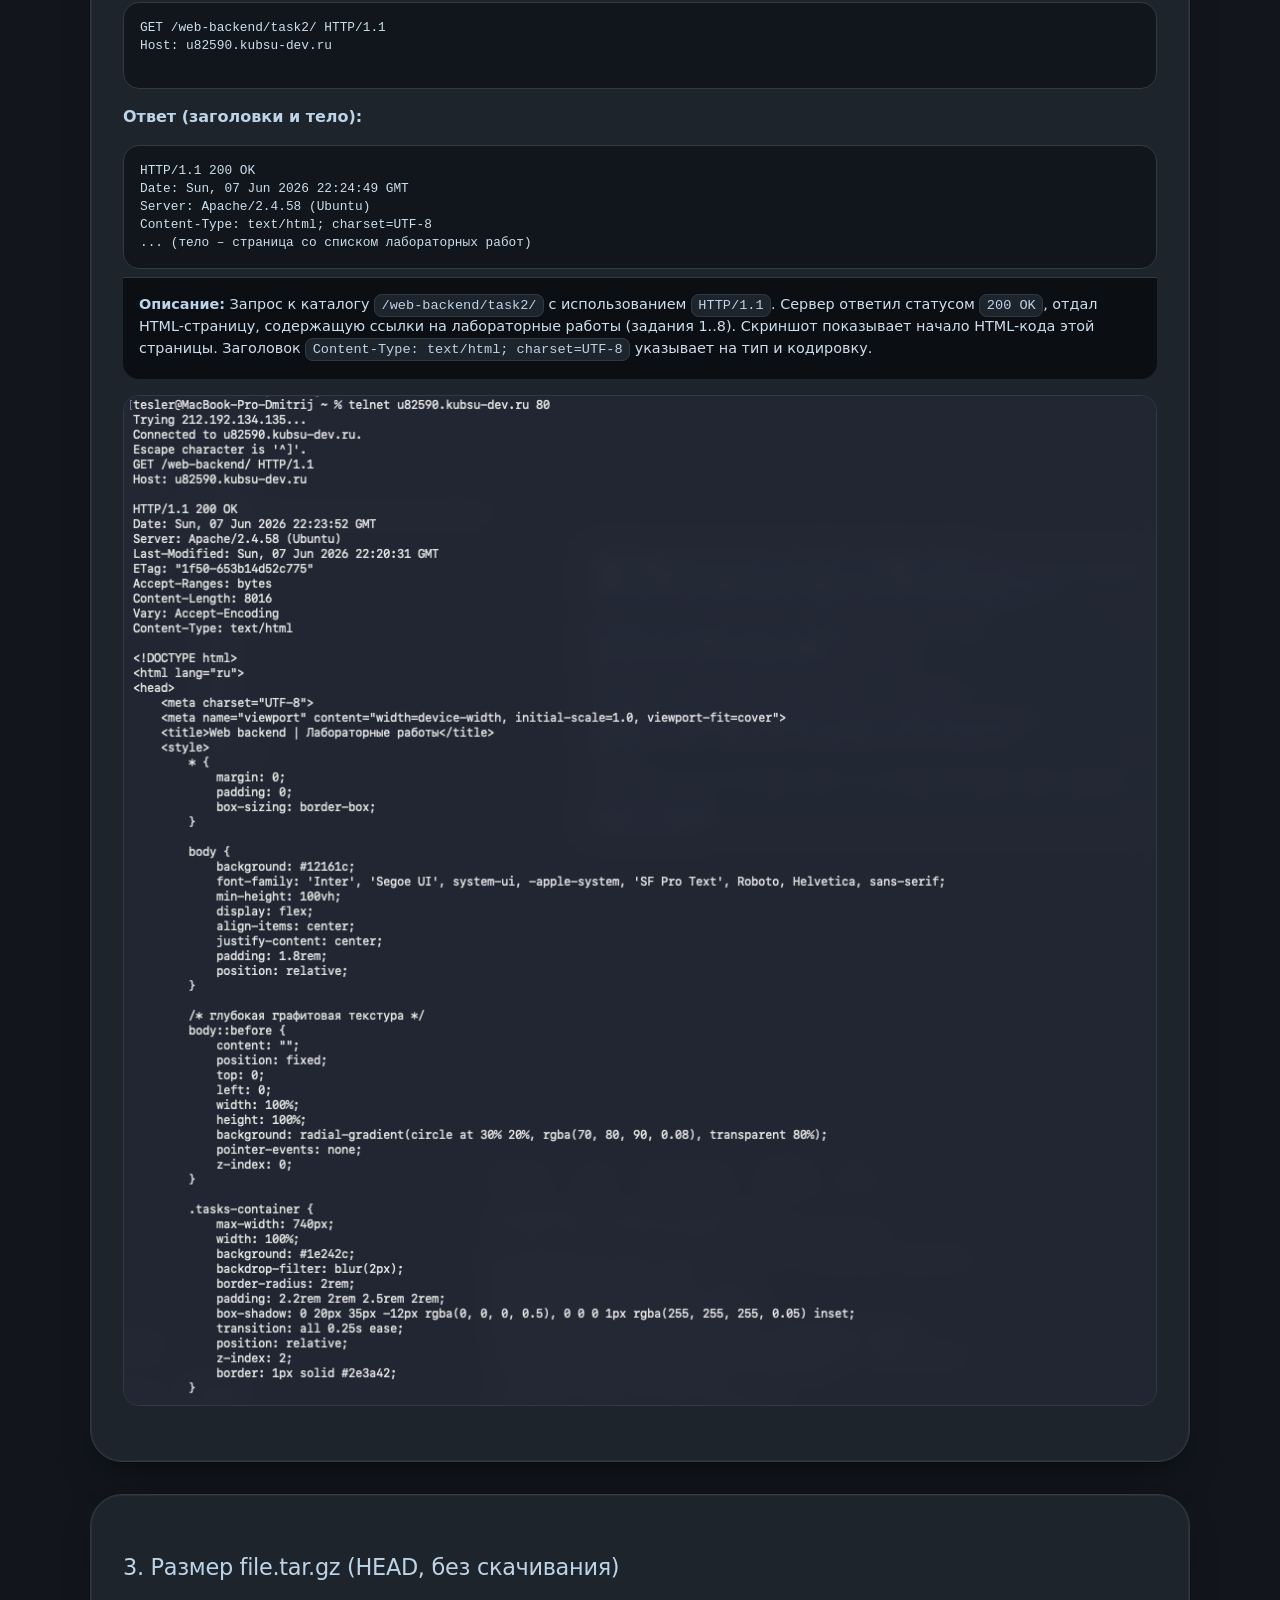
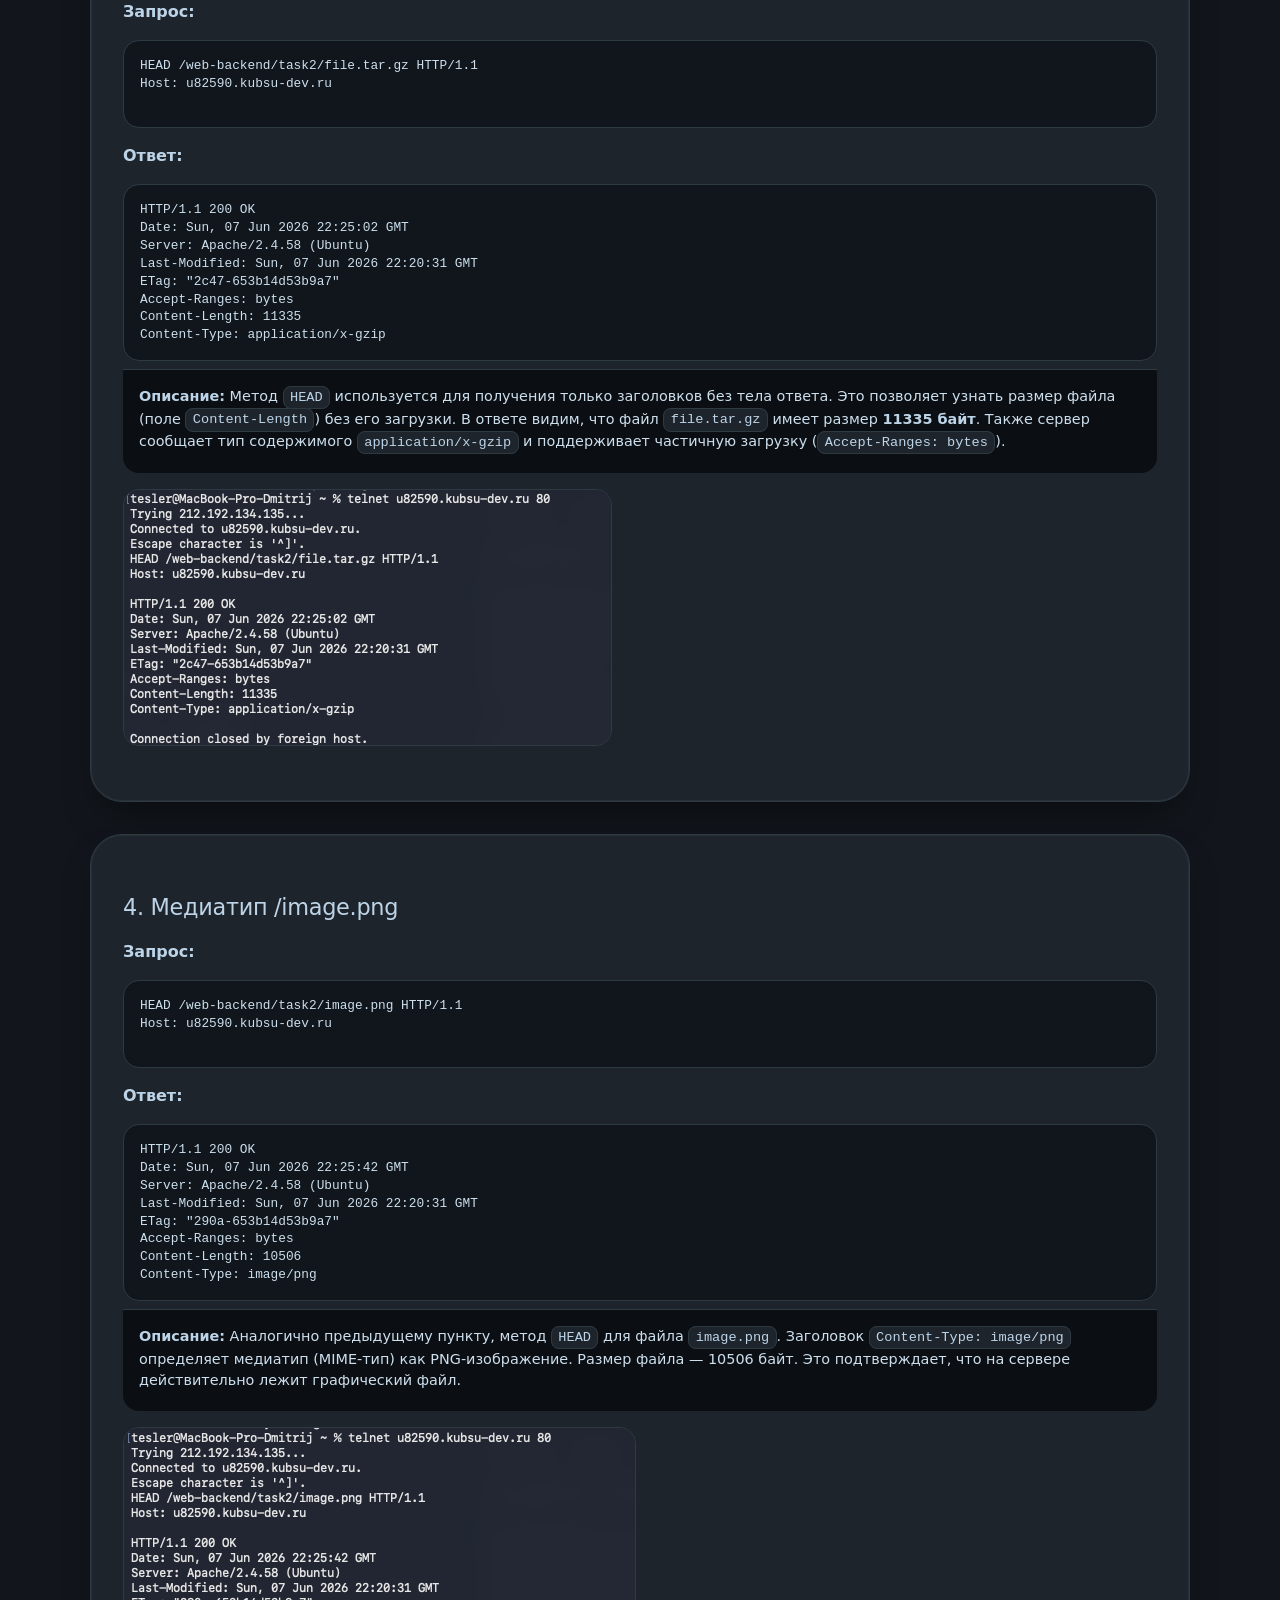
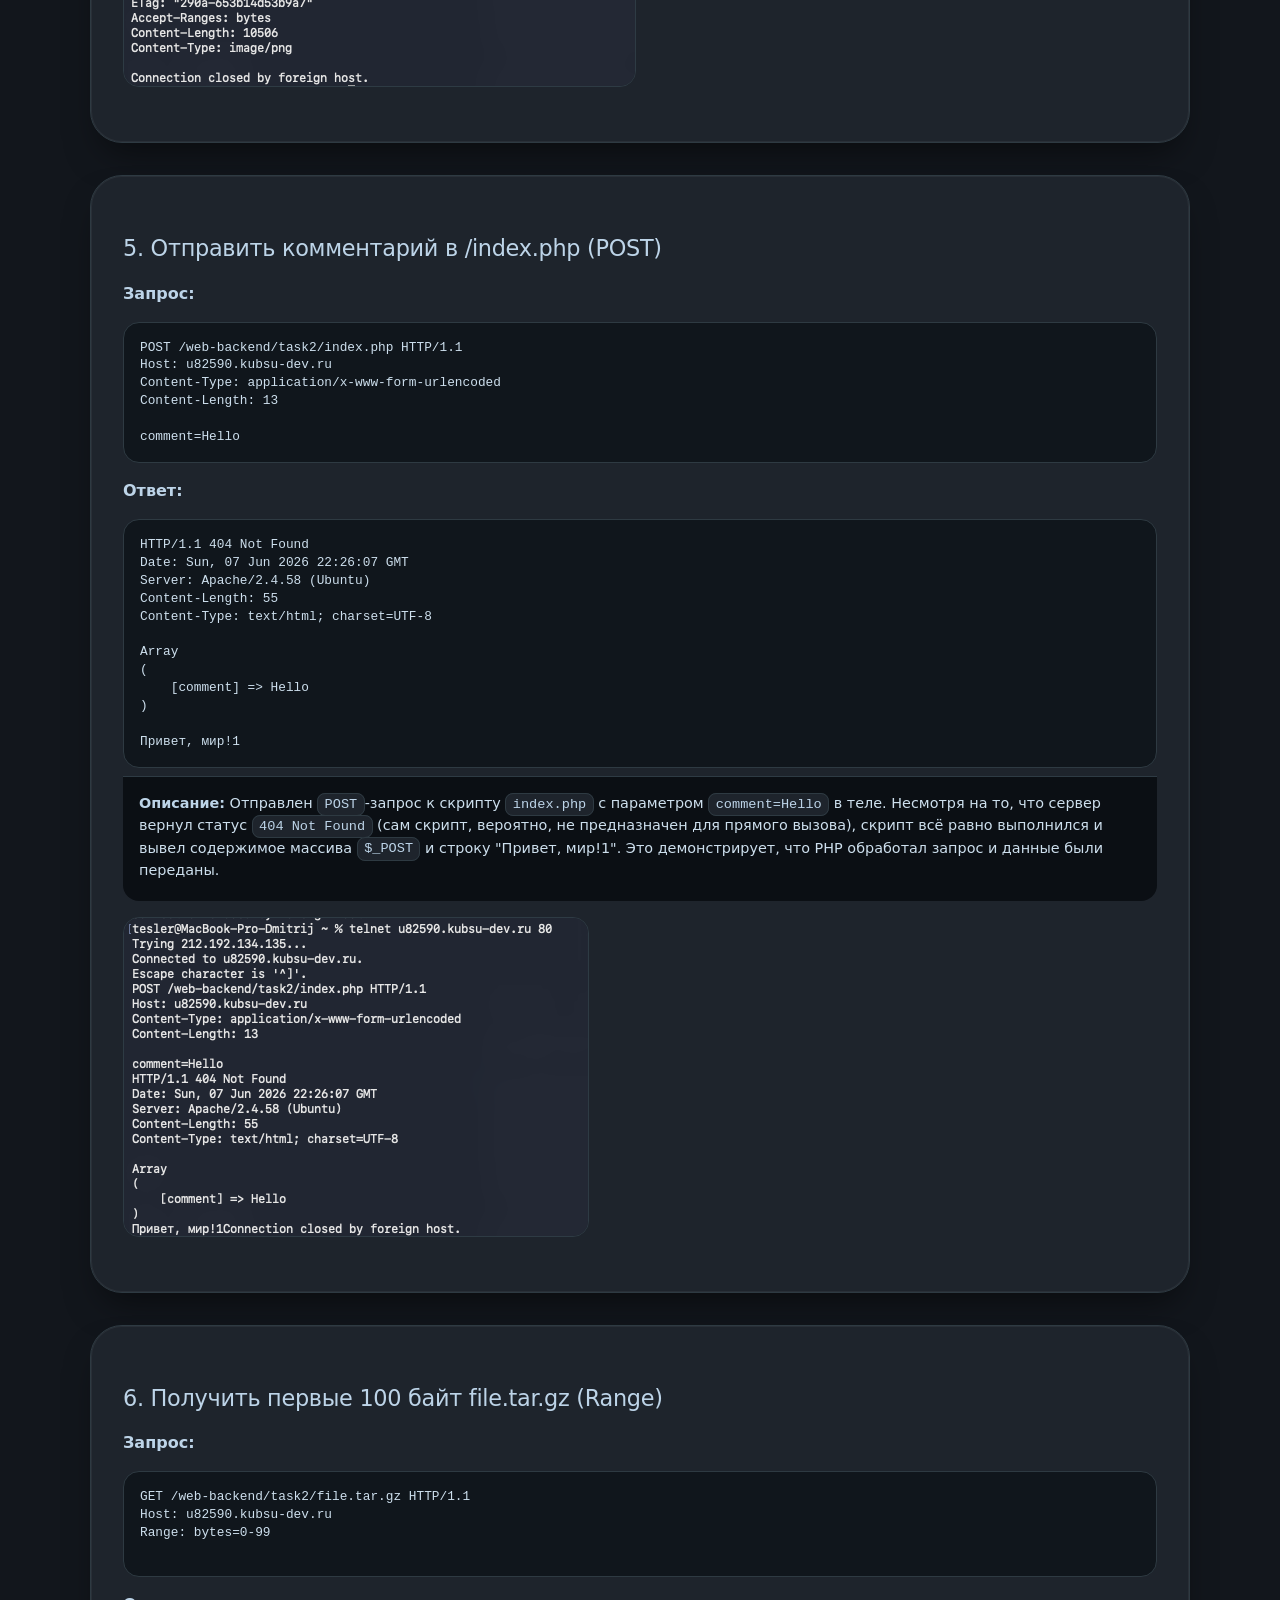
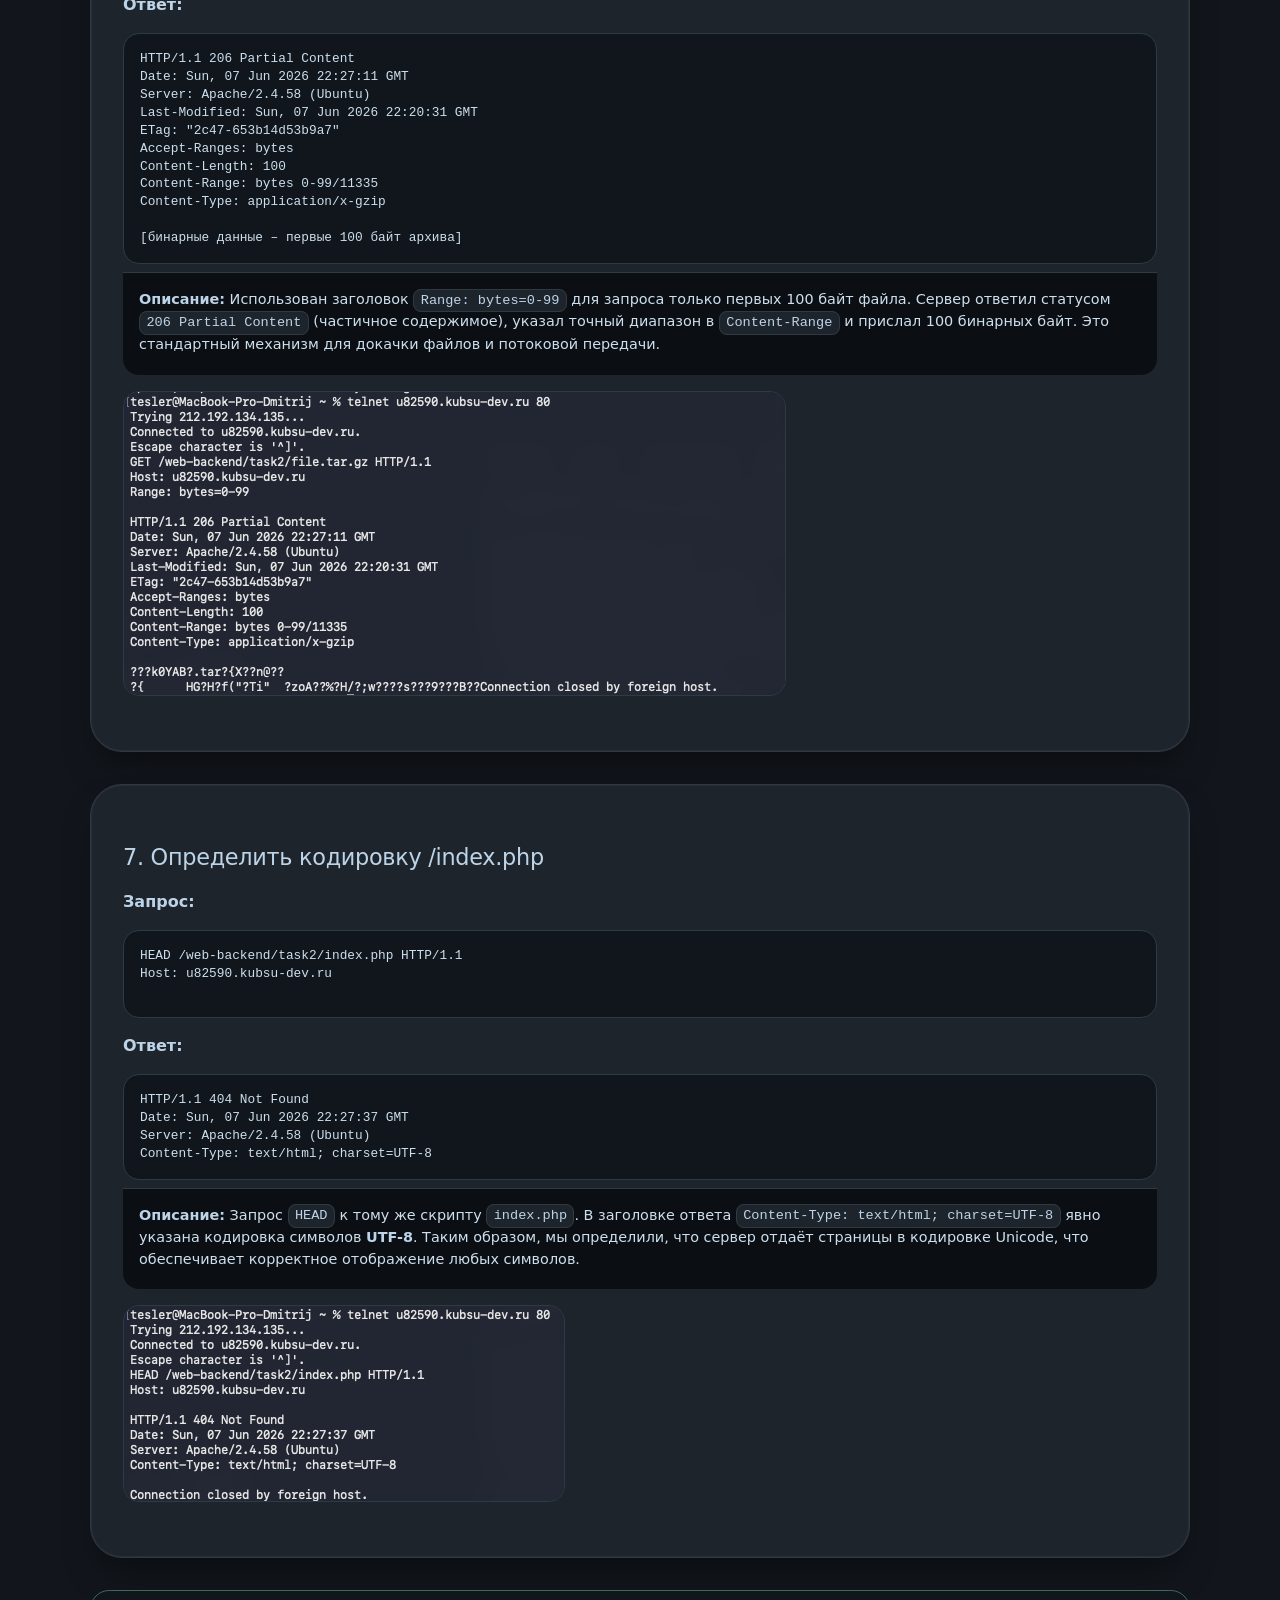
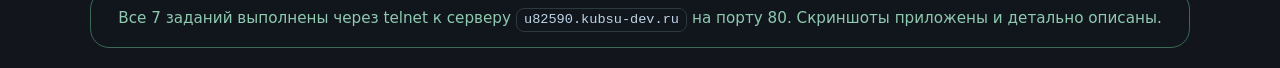
<file: task2/index.html>
<!DOCTYPE html>
<html lang="ru">
<head>
    <meta charset="UTF-8">
    <meta name="viewport" content="width=device-width, initial-scale=1.0">
    <title>Web backend · Task 2 (telnet, сервер u82590) — подробно</title>
    <style>
        * {
            margin: 0;
            padding: 0;
            box-sizing: border-box;
        }

        body {
            background: #12161c;
            font-family: 'Inter', system-ui, -apple-system, 'Segoe UI', Roboto, Helvetica, sans-serif;
            padding: 2rem;
            line-height: 1.5;
            color: #e2e8f0;
        }

        .container {
            max-width: 1100px;
            margin: 0 auto;
        }

        .task-card {
            background: #1e242c;
            border-radius: 2rem;
            box-shadow: 0 20px 35px -12px rgba(0, 0, 0, 0.5), 0 0 0 1px rgba(255, 255, 255, 0.05) inset;
            padding: 2rem;
            margin-bottom: 2rem;
            transition: all 0.25s ease;
            animation: fadeSlideUp 0.45s ease-out;
            border: 1px solid #2e3a42;
        }

        .task-card:hover {
            border-color: #4a5b66;
            box-shadow: 0 24px 42px -14px rgba(0, 0, 0, 0.6);
        }

        h1 {
            font-size: 2rem;
            font-weight: 550;
            letter-spacing: -0.3px;
            color: #e2e8f0;
            margin-bottom: 0.5rem;
            display: inline-block;
            border-bottom: 2px solid #2e3b44;
            padding-bottom: 0.3rem;
        }

        .subhead {
            background: #10161c;
            border-radius: 1.2rem;
            padding: 1rem 1.5rem;
            margin: 1rem 0 1.5rem;
            font-size: 0.9rem;
            color: #7f9bb5;
            border: 1px solid #2e3a42;
            font-family: 'Fira Code', monospace;
        }

        h2 {
            font-size: 1.4rem;
            font-weight: 500;
            color: #bdd4e8;
            margin: 1.5rem 0 1rem;
            letter-spacing: -0.3px;
        }

        pre {
            background: #10161c;
            border: 1px solid #2e3a42;
            border-radius: 1rem;
            padding: 1rem;
            font-family: 'Fira Code', 'JetBrains Mono', monospace;
            font-size: 0.8rem;
            overflow-x: auto;
            white-space: pre-wrap;
            word-wrap: break-word;
            color: #cddfed;
            margin: 1rem 0;
            line-height: 1.4;
        }

        p {
            margin: 0.8rem 0;
        }

        strong {
            color: #bdd4e8;
            font-weight: 600;
        }

        code {
            background: #10161c;
            padding: 0.2rem 0.45rem;
            border-radius: 0.5rem;
            font-size: 0.85rem;
            font-family: 'Fira Code', monospace;
            color: #bdd4e8;
            border: 1px solid #2e3a42;
        }

        img {
            max-width: 100%;
            border-radius: 1rem;
            border: 1px solid #2e3b44;
            background: #0b0f14;
            margin: 1rem 0;
            transition: transform 0.2s, border-color 0.2s;
        }

        img:hover {
            transform: scale(1.01);
            border-color: #5e7687;
        }

        .screenshot-description {
            padding: 1rem 1rem 1.2rem 1rem;
            font-size: 0.9rem;
            line-height: 1.5;
            color: #cddfed;
            background: #0b0f14;
            border-top: 1px solid #2e3b44;
            border-radius: 0 0 1rem 1rem;
            margin-top: -0.5rem;
        }

        .screenshot-description code {
            background: #1e242c;
            padding: 0.2rem 0.4rem;
            border-radius: 0.5rem;
            font-family: 'Fira Code', monospace;
            font-size: 0.85rem;
            color: #bdd4e8;
            border: 1px solid #2e3a42;
        }

        .final-message {
            background: #10161c;
            border-radius: 1.2rem;
            padding: 1rem 1.5rem;
            text-align: center;
            color: #8fc9b0;
            border: 1px solid #3a6b55;
            font-size: 0.95rem;
            margin-top: 1rem;
        }

        @keyframes fadeSlideUp {
            from {
                opacity: 0;
                transform: translateY(18px);
            }
            to {
                opacity: 1;
                transform: translateY(0);
            }
        }

        @media (max-width: 700px) {
            body {
                padding: 1rem;
            }
            .task-card {
                padding: 1.2rem;
            }
            h1 {
                font-size: 1.6rem;
            }
            h2 {
                font-size: 1.2rem;
            }
            pre {
                font-size: 0.7rem;
                padding: 0.8rem;
            }
        }

        ::-webkit-scrollbar {
            width: 5px;
        }
        ::-webkit-scrollbar-track {
            background: #191f26;
            border-radius: 10px;
        }
        ::-webkit-scrollbar-thumb {
            background: #556e82;
            border-radius: 10px;
        }
    </style>
</head>
<body>
<div class="container">
    <div class="task-card">
        <h1>Task 2 – выполнение через telnet</h1>
        <div class="subhead">
            Сервер: <strong>u82590.kubsu-dev.ru</strong><br>
            Порт: 80 (HTTP)<br>
            Команда подключения: <code>telnet u82590.kubsu-dev.ru 80</code><br>
            После каждого запроса обязательно два нажатия Enter (пустая строка) для отправки заголовков.
        </div>
    </div>

    <!-- ЗАДАНИЕ 1 -->
    <div class="task-card">
        <h2>1. GET главной страницы – HTTP/1.0</h2>
        <p><strong>Запрос:</strong></p>
        <pre>GET / HTTP/1.0
Host: u82590.kubsu-dev.ru

</pre>
        <p><strong>Ответ (заголовки + тело):</strong></p>
        <pre>HTTP/1.1 200 OK
Date: Sun, 07 Jun 2026 22:21:11 GMT
Server: Apache/2.4.58 (Ubuntu)
Vary: Accept-Encoding
Content-Length: 335
Content-Type: text/html; charset=UTF-8

PHP is working!&lt;br /&gt;
&lt;b&gt;Fatal error&lt;/b&gt;:  Uncaught PDOException: SQLSTATE[HY000] [1045] Access denied for user 'u68592'@'localhost' (using password: YES) in /home/u82590/www/index.php:6
Stack trace:
#0 /home/u82590/www/index.php(6): PDO->__construct()
#1 {main}
    thrown in &lt;b&gt;/home/u82590/www/index.php&lt;/b&gt; on line &lt;b&gt;6&lt;/b&gt;&lt;br /&gt;</pre>
        <div class="screenshot-description">
            <strong>Описание:</strong> Установлено telnet-соединение с сервером. Отправлен HTTP-запрос методом <code>GET</code> по протоколу <code>HTTP/1.0</code> к корневому ресурсу <code>/</code>. Заголовок <code>Host</code> обязателен для виртуальных хостов. В ответе сервер вернул статус <code>200 OK</code>, заголовки и тело. Тело содержит сообщение об ошибке PHP (не удалось подключиться к БД), но сам факт получения ответа доказывает работоспособность сервера. Скриншот показывает весь сеанс.
        </div>
        <img src="screenshots/1.png" alt="Скриншот задания 1 (GET / HTTP/1.0)">
    </div>

    <!-- ЗАДАНИЕ 2 -->
    <div class="task-card">
        <h2>2. GET внутренней страницы – HTTP/1.1</h2>
        <p><strong>Запрос:</strong></p>
        <pre>GET /web-backend/task2/ HTTP/1.1
Host: u82590.kubsu-dev.ru

</pre>
        <p><strong>Ответ (заголовки и тело):</strong></p>
        <pre>HTTP/1.1 200 OK
Date: Sun, 07 Jun 2026 22:24:49 GMT
Server: Apache/2.4.58 (Ubuntu)
Content-Type: text/html; charset=UTF-8
... (тело – страница со списком лабораторных работ)</pre>
        <div class="screenshot-description">
            <strong>Описание:</strong> Запрос к каталогу <code>/web-backend/task2/</code> с использованием <code>HTTP/1.1</code>. Сервер ответил статусом <code>200 OK</code>, отдал HTML-страницу, содержащую ссылки на лабораторные работы (задания 1..8). Скриншот показывает начало HTML-кода этой страницы. Заголовок <code>Content-Type: text/html; charset=UTF-8</code> указывает на тип и кодировку.
        </div>
        <img src="screenshots/2.png" alt="Скриншот задания 2 (GET /web-backend/task2/)">
    </div>

    <!-- ЗАДАНИЕ 3 -->
    <div class="task-card">
        <h2>3. Размер file.tar.gz (HEAD, без скачивания)</h2>
        <p><strong>Запрос:</strong></p>
        <pre>HEAD /web-backend/task2/file.tar.gz HTTP/1.1
Host: u82590.kubsu-dev.ru

</pre>
        <p><strong>Ответ:</strong></p>
        <pre>HTTP/1.1 200 OK
Date: Sun, 07 Jun 2026 22:25:02 GMT
Server: Apache/2.4.58 (Ubuntu)
Last-Modified: Sun, 07 Jun 2026 22:20:31 GMT
ETag: "2c47-653b14d53b9a7"
Accept-Ranges: bytes
Content-Length: 11335
Content-Type: application/x-gzip</pre>
        <div class="screenshot-description">
            <strong>Описание:</strong> Метод <code>HEAD</code> используется для получения только заголовков без тела ответа. Это позволяет узнать размер файла (поле <code>Content-Length</code>) без его загрузки. В ответе видим, что файл <code>file.tar.gz</code> имеет размер <strong>11335 байт</strong>. Также сервер сообщает тип содержимого <code>application/x-gzip</code> и поддерживает частичную загрузку (<code>Accept-Ranges: bytes</code>).
        </div>
        <img src="screenshots/3.png" alt="Скриншот задания 3 (HEAD file.tar.gz)">
    </div>

    <!-- ЗАДАНИЕ 4 -->
    <div class="task-card">
        <h2>4. Медиатип /image.png</h2>
        <p><strong>Запрос:</strong></p>
        <pre>HEAD /web-backend/task2/image.png HTTP/1.1
Host: u82590.kubsu-dev.ru

</pre>
        <p><strong>Ответ:</strong></p>
        <pre>HTTP/1.1 200 OK
Date: Sun, 07 Jun 2026 22:25:42 GMT
Server: Apache/2.4.58 (Ubuntu)
Last-Modified: Sun, 07 Jun 2026 22:20:31 GMT
ETag: "290a-653b14d53b9a7"
Accept-Ranges: bytes
Content-Length: 10506
Content-Type: image/png</pre>
        <div class="screenshot-description">
            <strong>Описание:</strong> Аналогично предыдущему пункту, метод <code>HEAD</code> для файла <code>image.png</code>. Заголовок <code>Content-Type: image/png</code> определяет медиатип (MIME-тип) как PNG-изображение. Размер файла — 10506 байт. Это подтверждает, что на сервере действительно лежит графический файл.
        </div>
        <img src="screenshots/4.png" alt="Скриншот задания 4 (HEAD image.png)">
    </div>

    <!-- ЗАДАНИЕ 5 -->
    <div class="task-card">
        <h2>5. Отправить комментарий в /index.php (POST)</h2>
        <p><strong>Запрос:</strong></p>
        <pre>POST /web-backend/task2/index.php HTTP/1.1
Host: u82590.kubsu-dev.ru
Content-Type: application/x-www-form-urlencoded
Content-Length: 13

comment=Hello</pre>
        <p><strong>Ответ:</strong></p>
        <pre>HTTP/1.1 404 Not Found
Date: Sun, 07 Jun 2026 22:26:07 GMT
Server: Apache/2.4.58 (Ubuntu)
Content-Length: 55
Content-Type: text/html; charset=UTF-8

Array
(
    [comment] => Hello
)

Привет, мир!1</pre>
        <div class="screenshot-description">
            <strong>Описание:</strong> Отправлен <code>POST</code>‑запрос к скрипту <code>index.php</code> с параметром <code>comment=Hello</code> в теле. Несмотря на то, что сервер вернул статус <code>404 Not Found</code> (сам скрипт, вероятно, не предназначен для прямого вызова), скрипт всё равно выполнился и вывел содержимое массива <code>$_POST</code> и строку "Привет, мир!1". Это демонстрирует, что PHP обработал запрос и данные были переданы.
        </div>
        <img src="screenshots/5.png" alt="Скриншот задания 5 (POST comment)">
    </div>

    <!-- ЗАДАНИЕ 6 -->
    <div class="task-card">
        <h2>6. Получить первые 100 байт file.tar.gz (Range)</h2>
        <p><strong>Запрос:</strong></p>
        <pre>GET /web-backend/task2/file.tar.gz HTTP/1.1
Host: u82590.kubsu-dev.ru
Range: bytes=0-99

</pre>
        <p><strong>Ответ:</strong></p>
        <pre>HTTP/1.1 206 Partial Content
Date: Sun, 07 Jun 2026 22:27:11 GMT
Server: Apache/2.4.58 (Ubuntu)
Last-Modified: Sun, 07 Jun 2026 22:20:31 GMT
ETag: "2c47-653b14d53b9a7"
Accept-Ranges: bytes
Content-Length: 100
Content-Range: bytes 0-99/11335
Content-Type: application/x-gzip

[бинарные данные – первые 100 байт архива]</pre>
        <div class="screenshot-description">
            <strong>Описание:</strong> Использован заголовок <code>Range: bytes=0-99</code> для запроса только первых 100 байт файла. Сервер ответил статусом <code>206 Partial Content</code> (частичное содержимое), указал точный диапазон в <code>Content-Range</code> и прислал 100 бинарных байт. Это стандартный механизм для докачки файлов и потоковой передачи.
        </div>
        <img src="screenshots/6.png" alt="Скриншот задания 6 (Range)">
    </div>

    <!-- ЗАДАНИЕ 7 -->
    <div class="task-card">
        <h2>7. Определить кодировку /index.php</h2>
        <p><strong>Запрос:</strong></p>
        <pre>HEAD /web-backend/task2/index.php HTTP/1.1
Host: u82590.kubsu-dev.ru

</pre>
        <p><strong>Ответ:</strong></p>
        <pre>HTTP/1.1 404 Not Found
Date: Sun, 07 Jun 2026 22:27:37 GMT
Server: Apache/2.4.58 (Ubuntu)
Content-Type: text/html; charset=UTF-8</pre>
        <div class="screenshot-description">
            <strong>Описание:</strong> Запрос <code>HEAD</code> к тому же скрипту <code>index.php</code>. В заголовке ответа <code>Content-Type: text/html; charset=UTF-8</code> явно указана кодировка символов <strong>UTF-8</strong>. Таким образом, мы определили, что сервер отдаёт страницы в кодировке Unicode, что обеспечивает корректное отображение любых символов.
        </div>
        <img src="screenshots/7.png" alt="Скриншот задания 7 (HEAD index.php)">
    </div>

    <div class="final-message">
        Все 7 заданий выполнены через telnet к серверу <code>u82590.kubsu-dev.ru</code> на порту 80. Скриншоты приложены и детально описаны.
    </div>
</div>
</body>
</html>
</file>
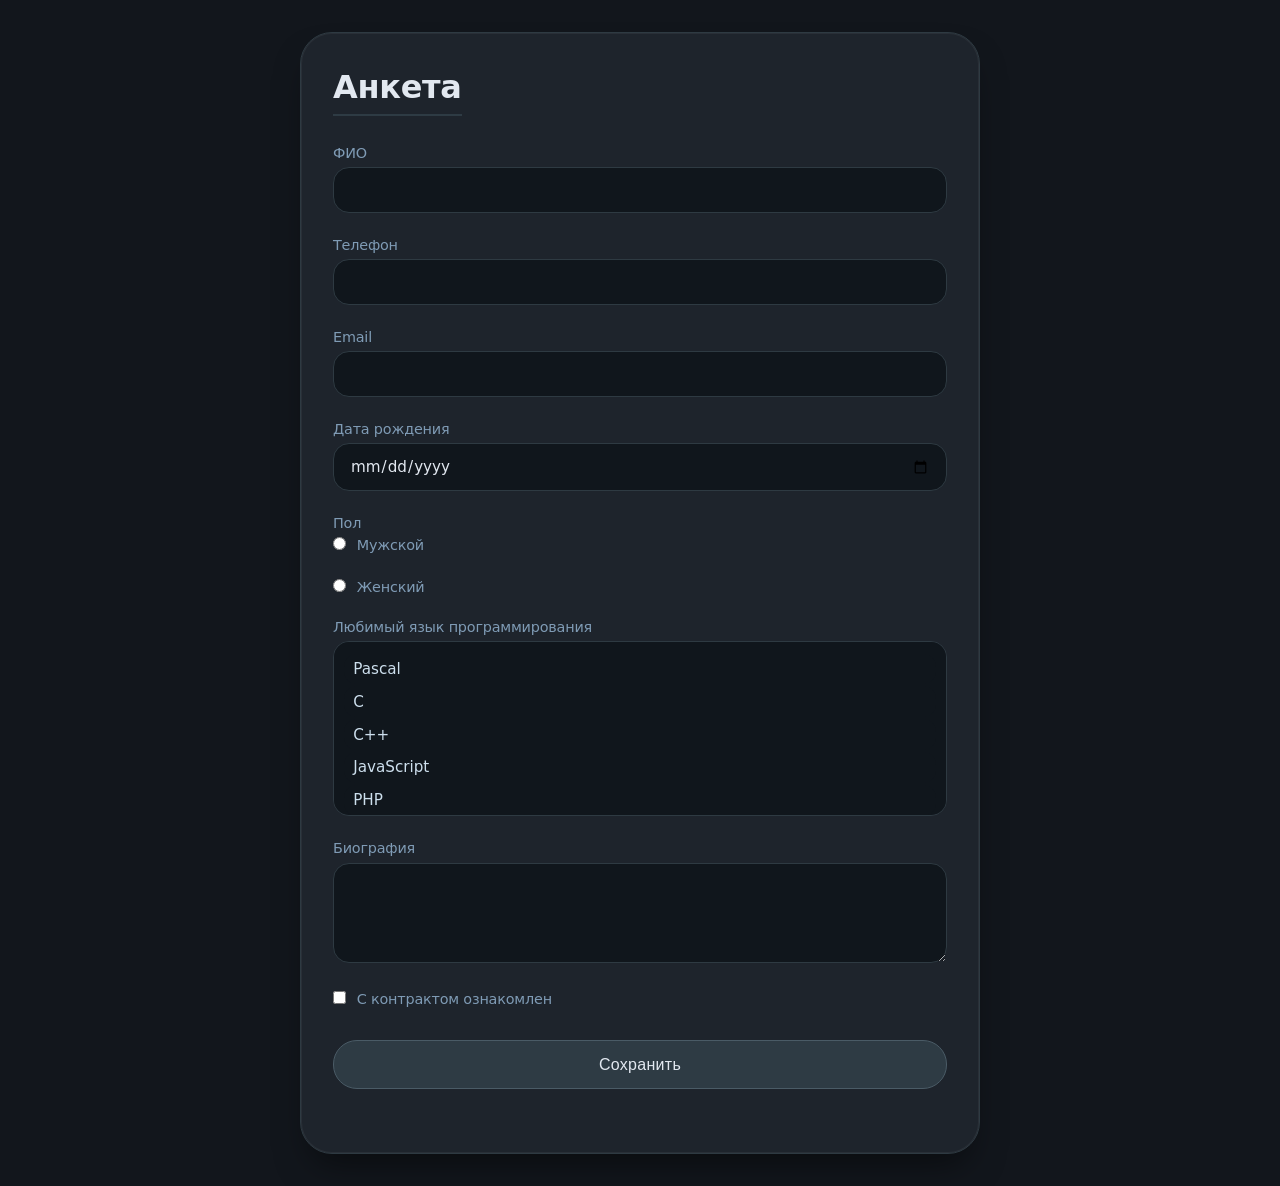
<file: task3/index.html>
<!DOCTYPE html>
<html lang="ru">
<head>
    <meta charset="UTF-8">
    <meta name="viewport" content="width=device-width, initial-scale=1.0">
    <title>Анкета | backend форма</title>
    <link rel="stylesheet" href="style.css">
</head>
<body>
    <form action="form.php" method="POST">
        <h1>Анкета</h1>
        <p>
            <label>ФИО</label>
            <input type="text" name="name">
        </p>
        <p>
            <label>Телефон</label>
            <input type="tel" name="phone">
        </p>
        <p>
            <label>Email</label>
            <input type="email" name="email">
        </p>
        <p>
            <label>Дата рождения</label>
            <input type="date" name="birthdate">
        </p>
        <p>
            <label>Пол</label>
            <label><input type="radio" name="gender" value="male"> Мужской</label><br>
            <label><input type="radio" name="gender" value="female"> Женский</label>
        </p>
        <p>
            <label>Любимый язык программирования</label>
            <select name="languages[]" multiple size="5">
                <option value="1">Pascal</option>
                <option value="2">C</option>
                <option value="3">C++</option>
                <option value="4">JavaScript</option>
                <option value="5">PHP</option>
                <option value="6">Python</option>
                <option value="7">Java</option>
                <option value="8">Haskell</option>
                <option value="9">Clojure</option>
                <option value="10">Prolog</option>
                <option value="11">Scala</option>
                <option value="12">Go</option>
            </select>
        </p>
        <p>
            <label>Биография</label>
            <textarea name="bio"></textarea>
        </p>
        <p>
            <label>
                <input type="checkbox" name="contract">
                С контрактом ознакомлен
            </label>
        </p>
        <p>
            <button type="submit">Сохранить</button>
        </p>
    </form>
</body>
</html>
</file>
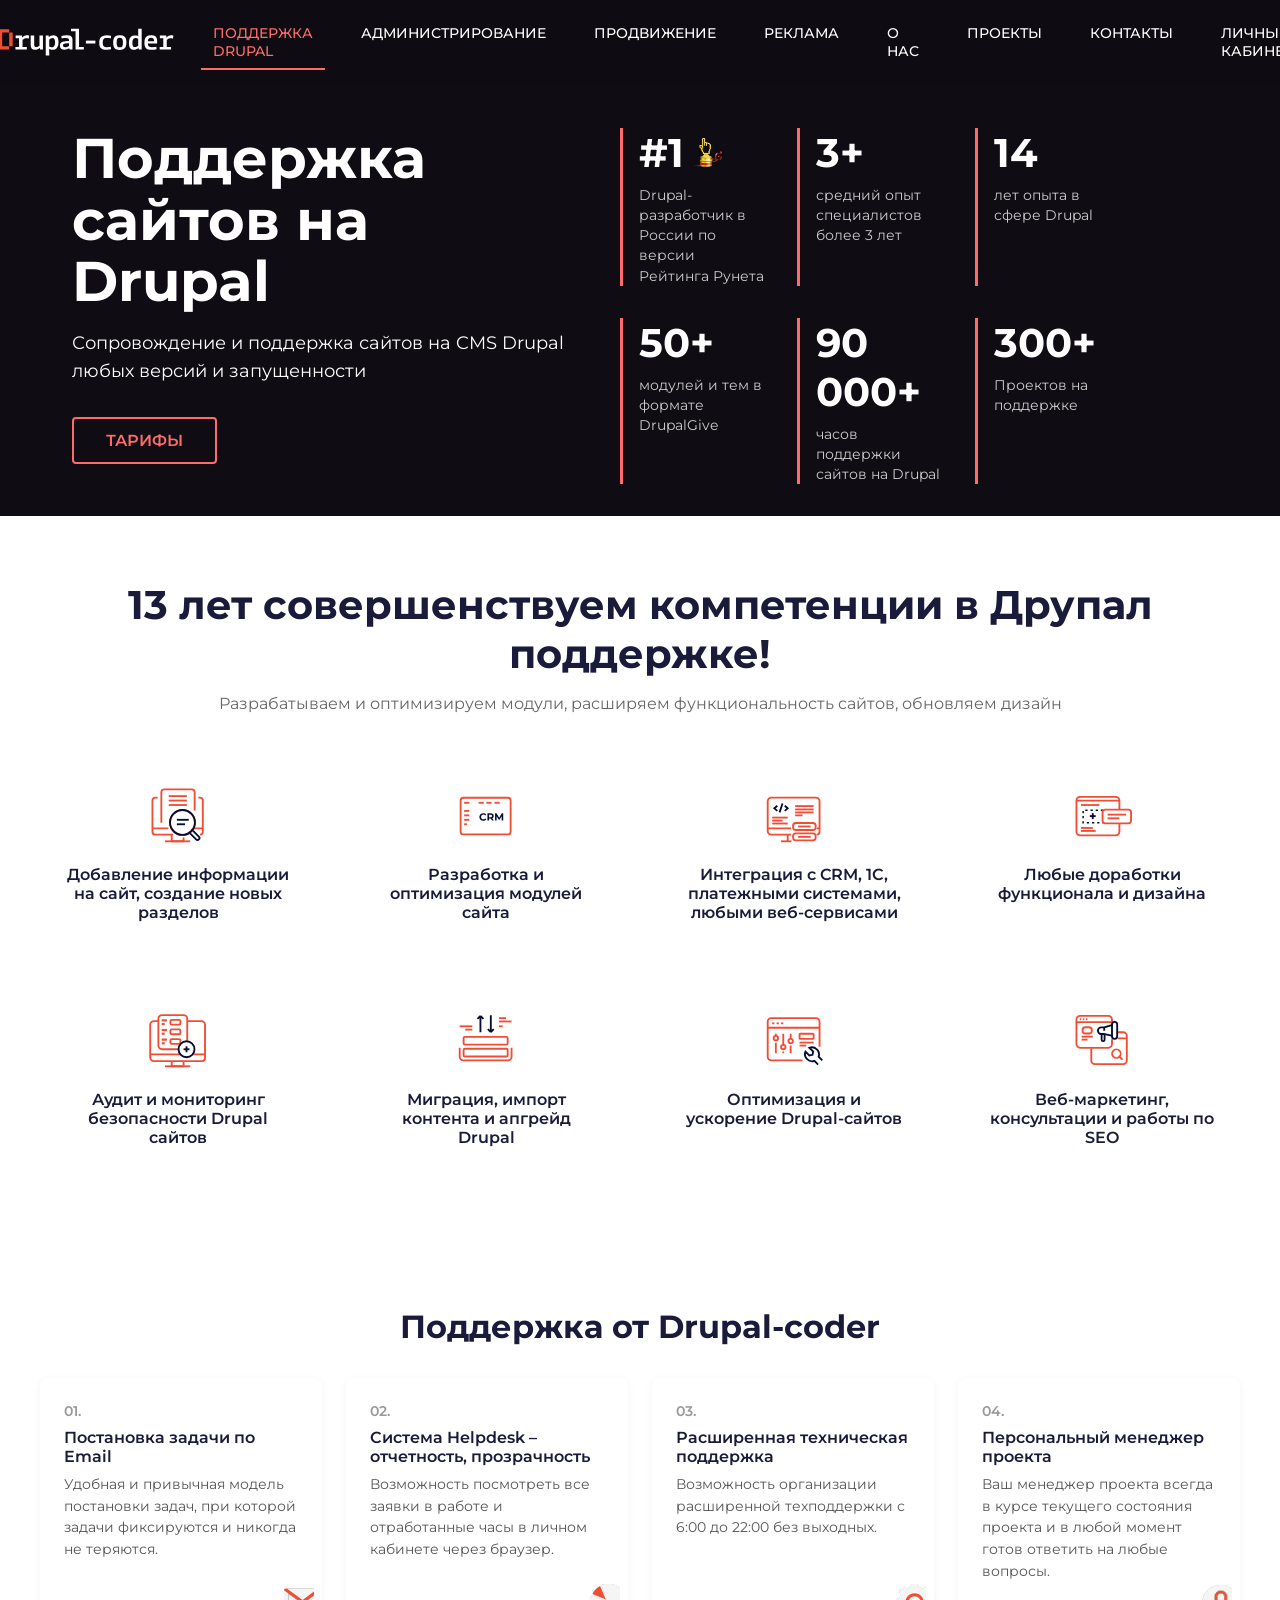
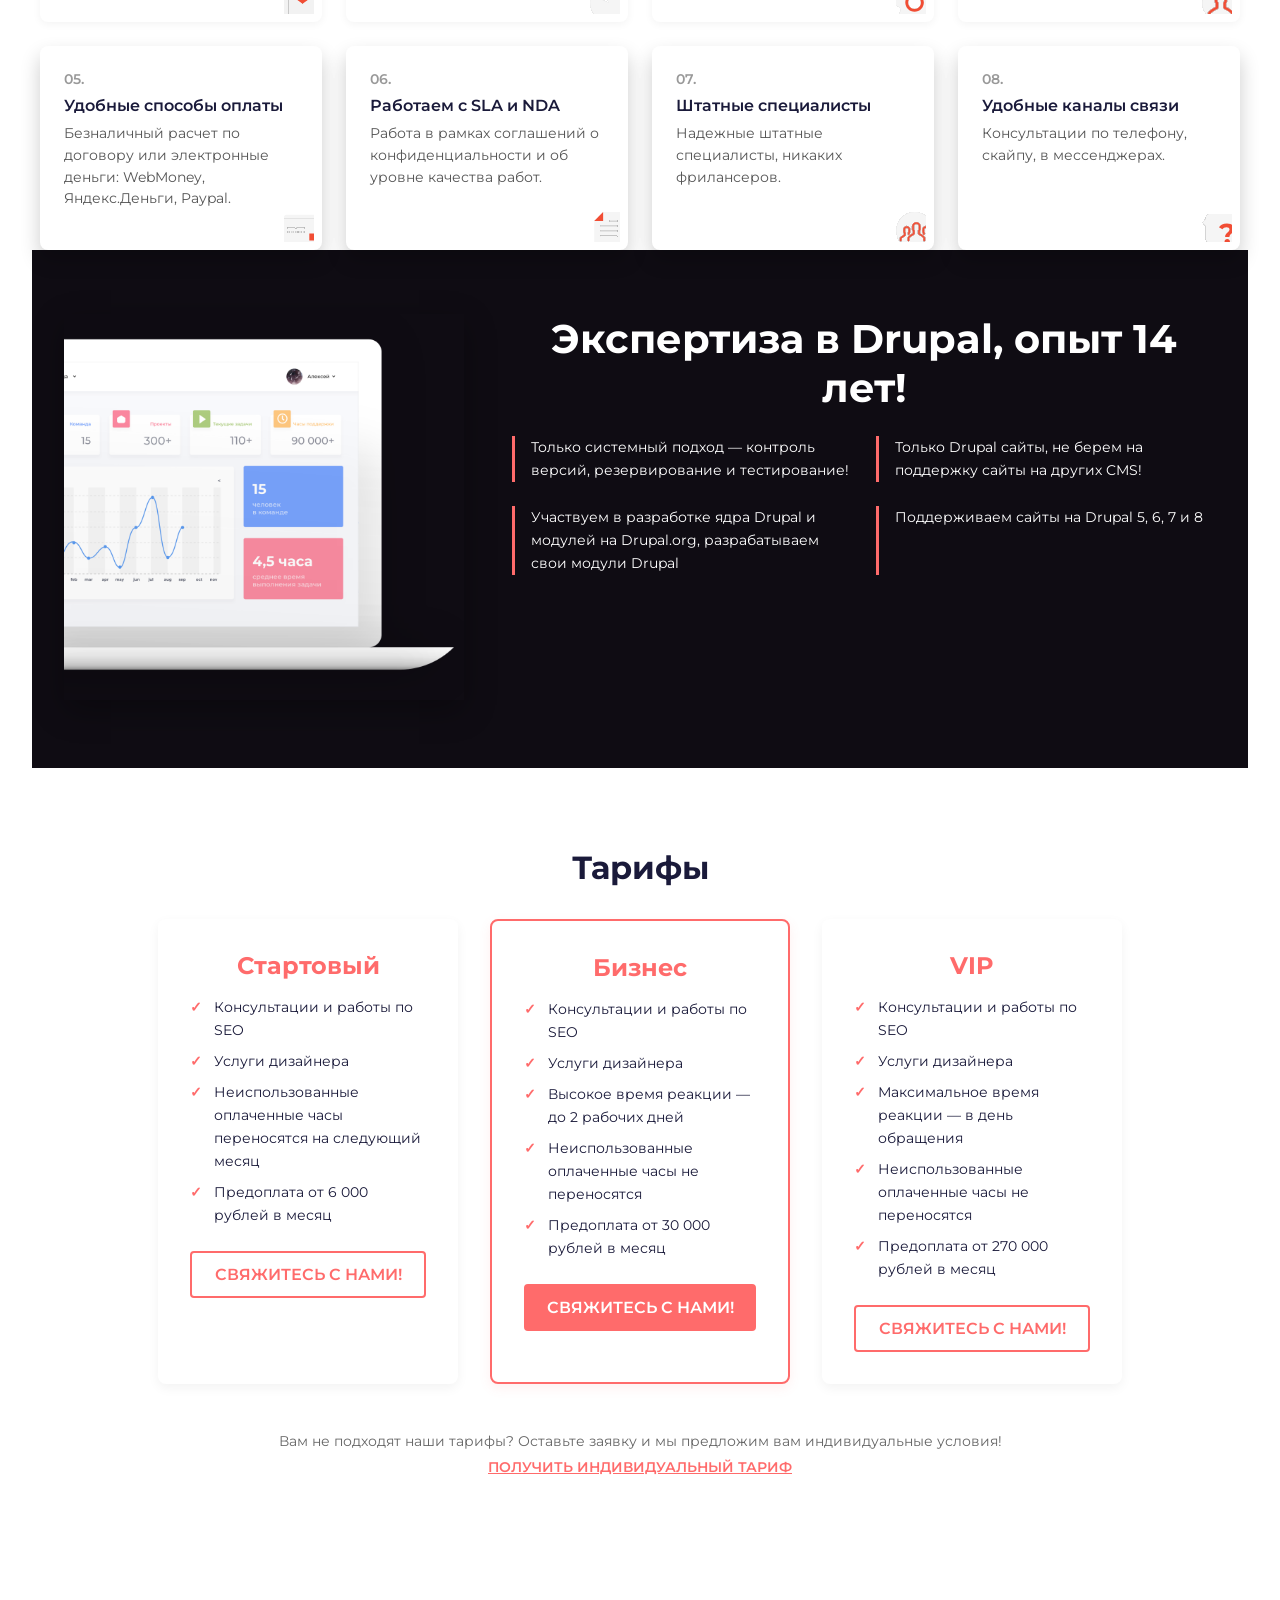
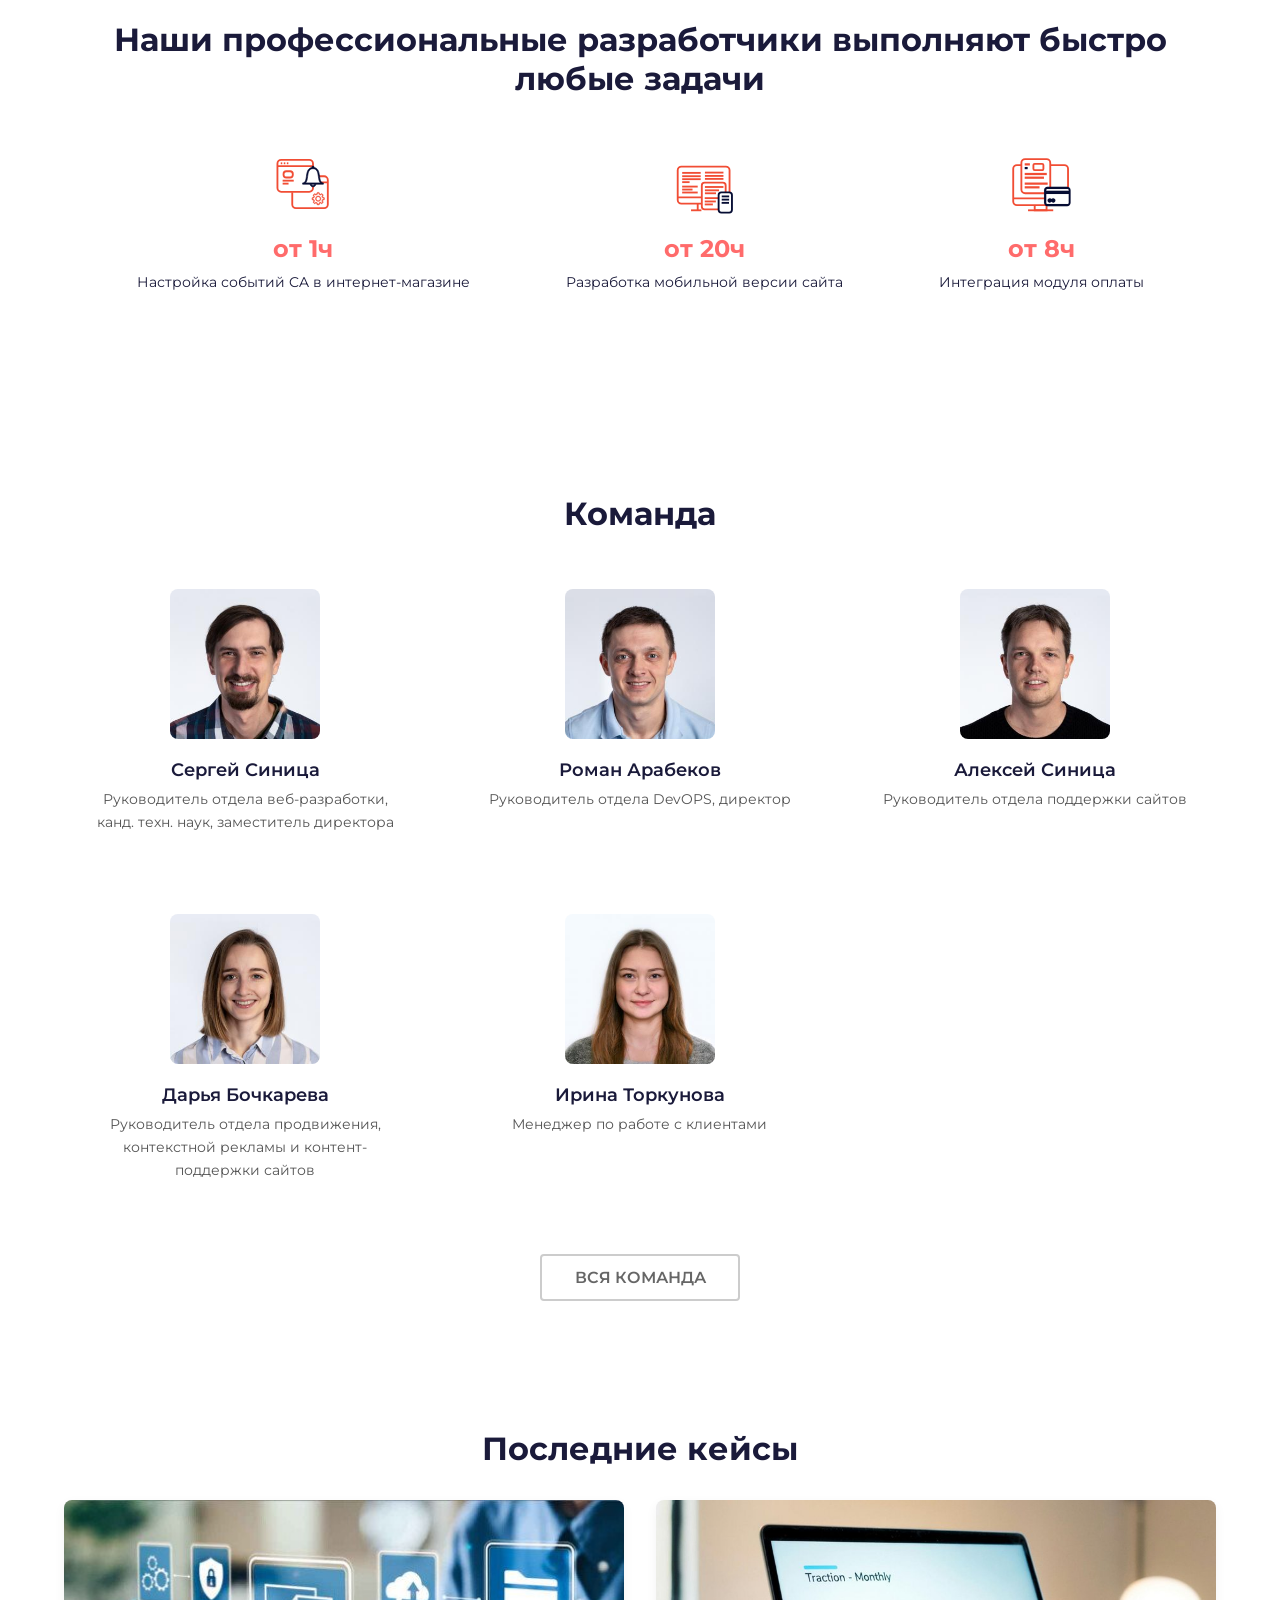
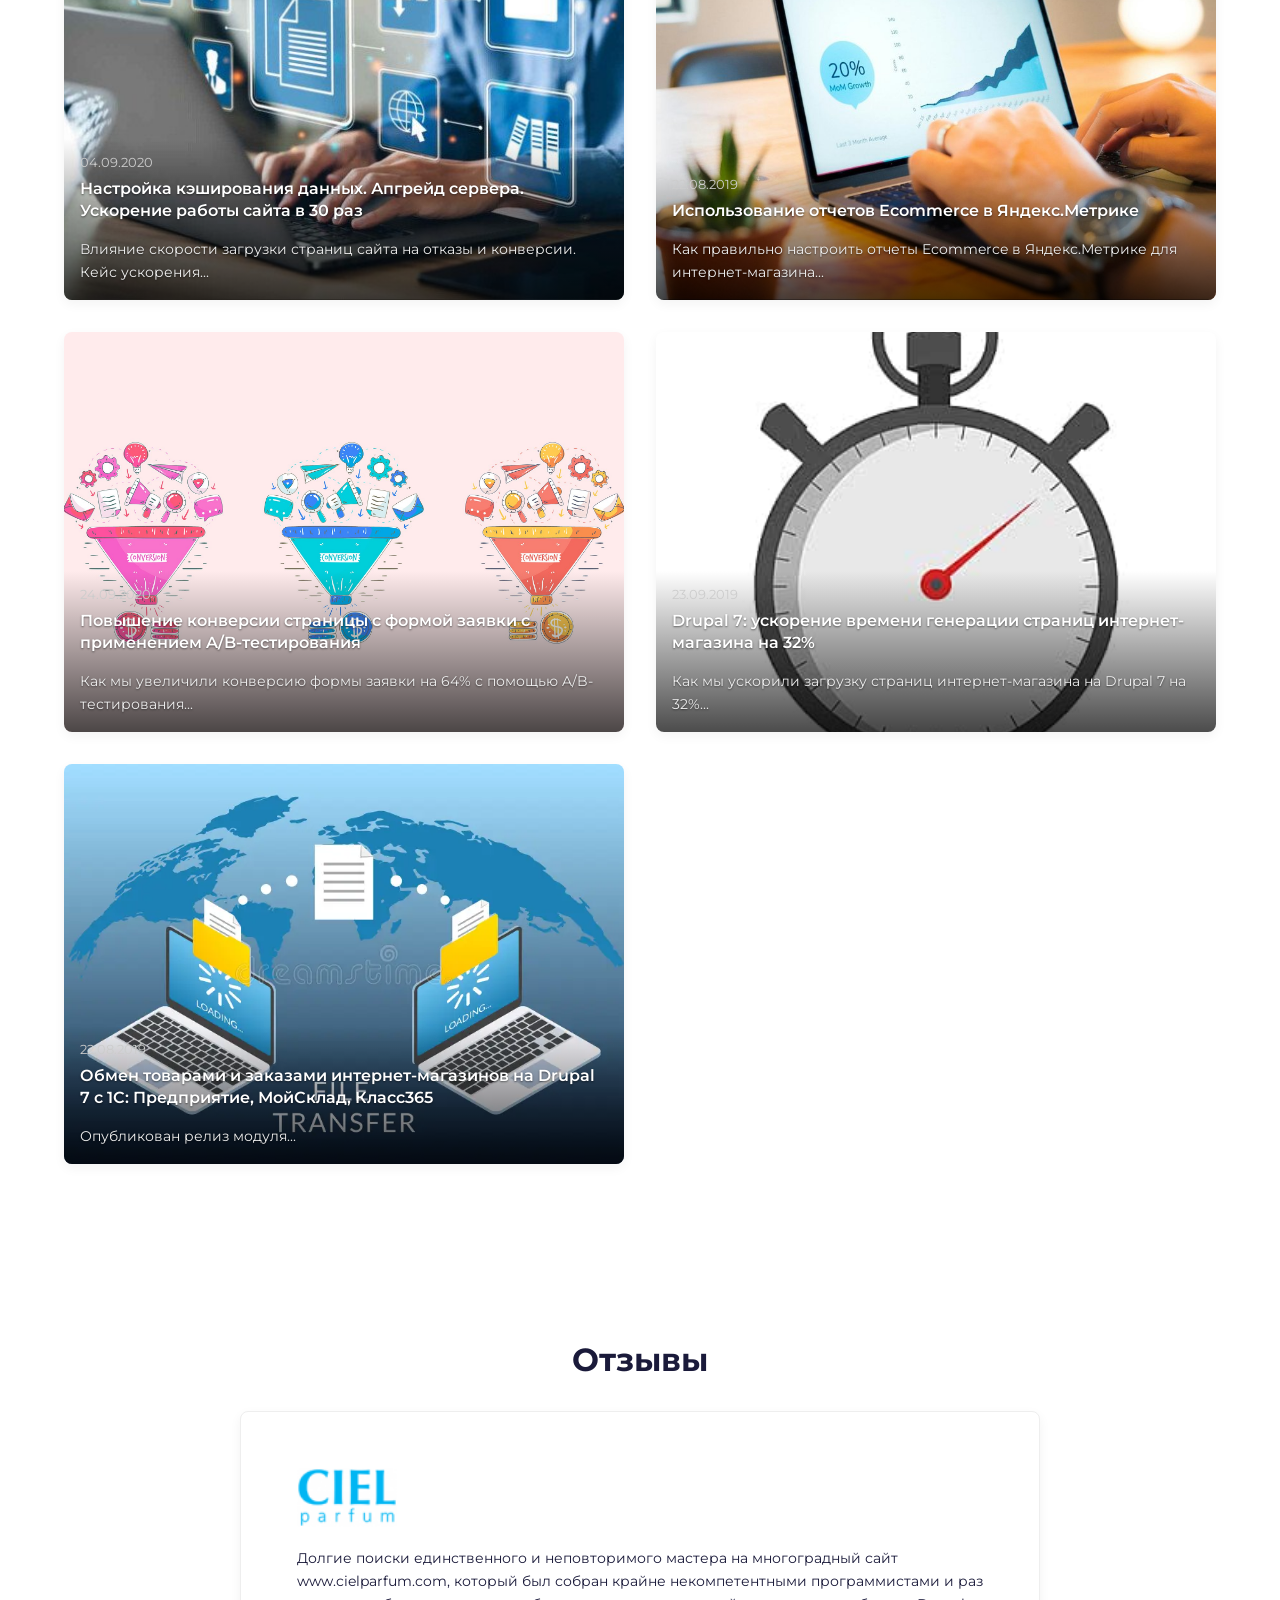
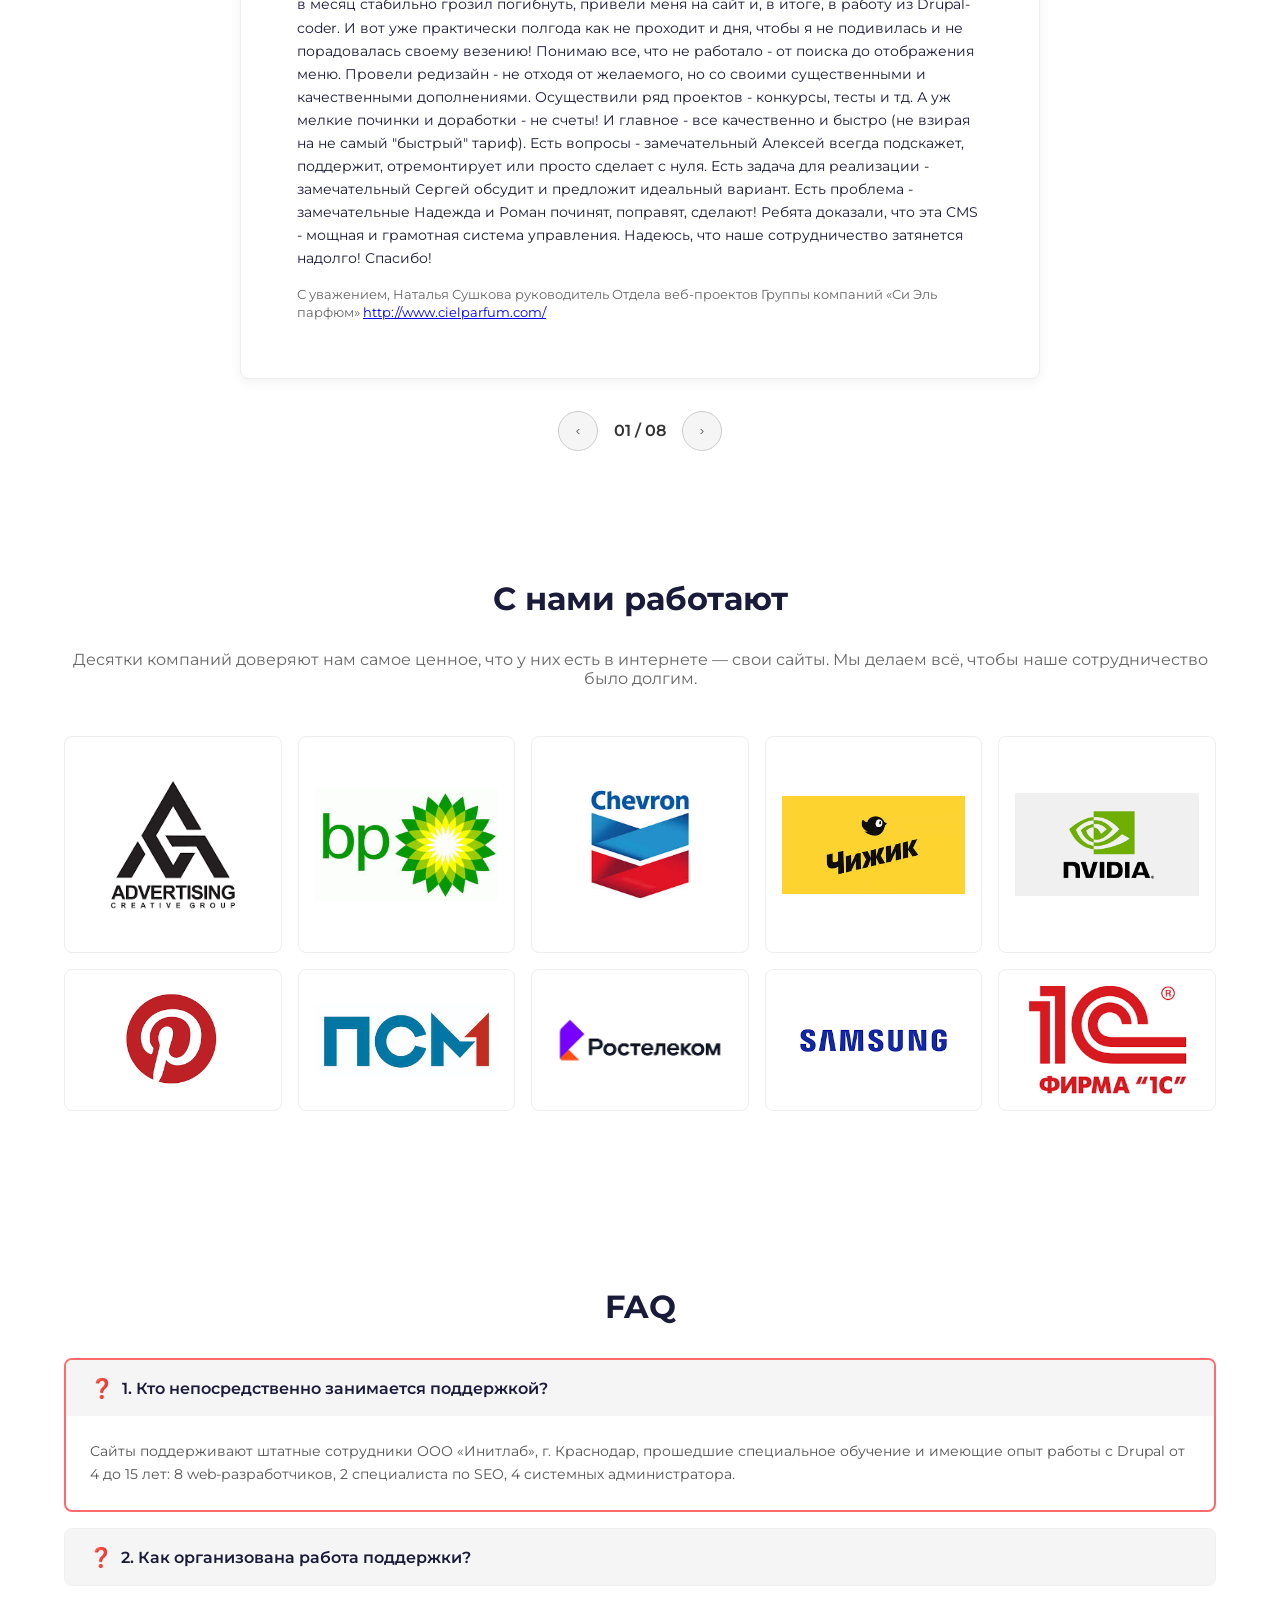
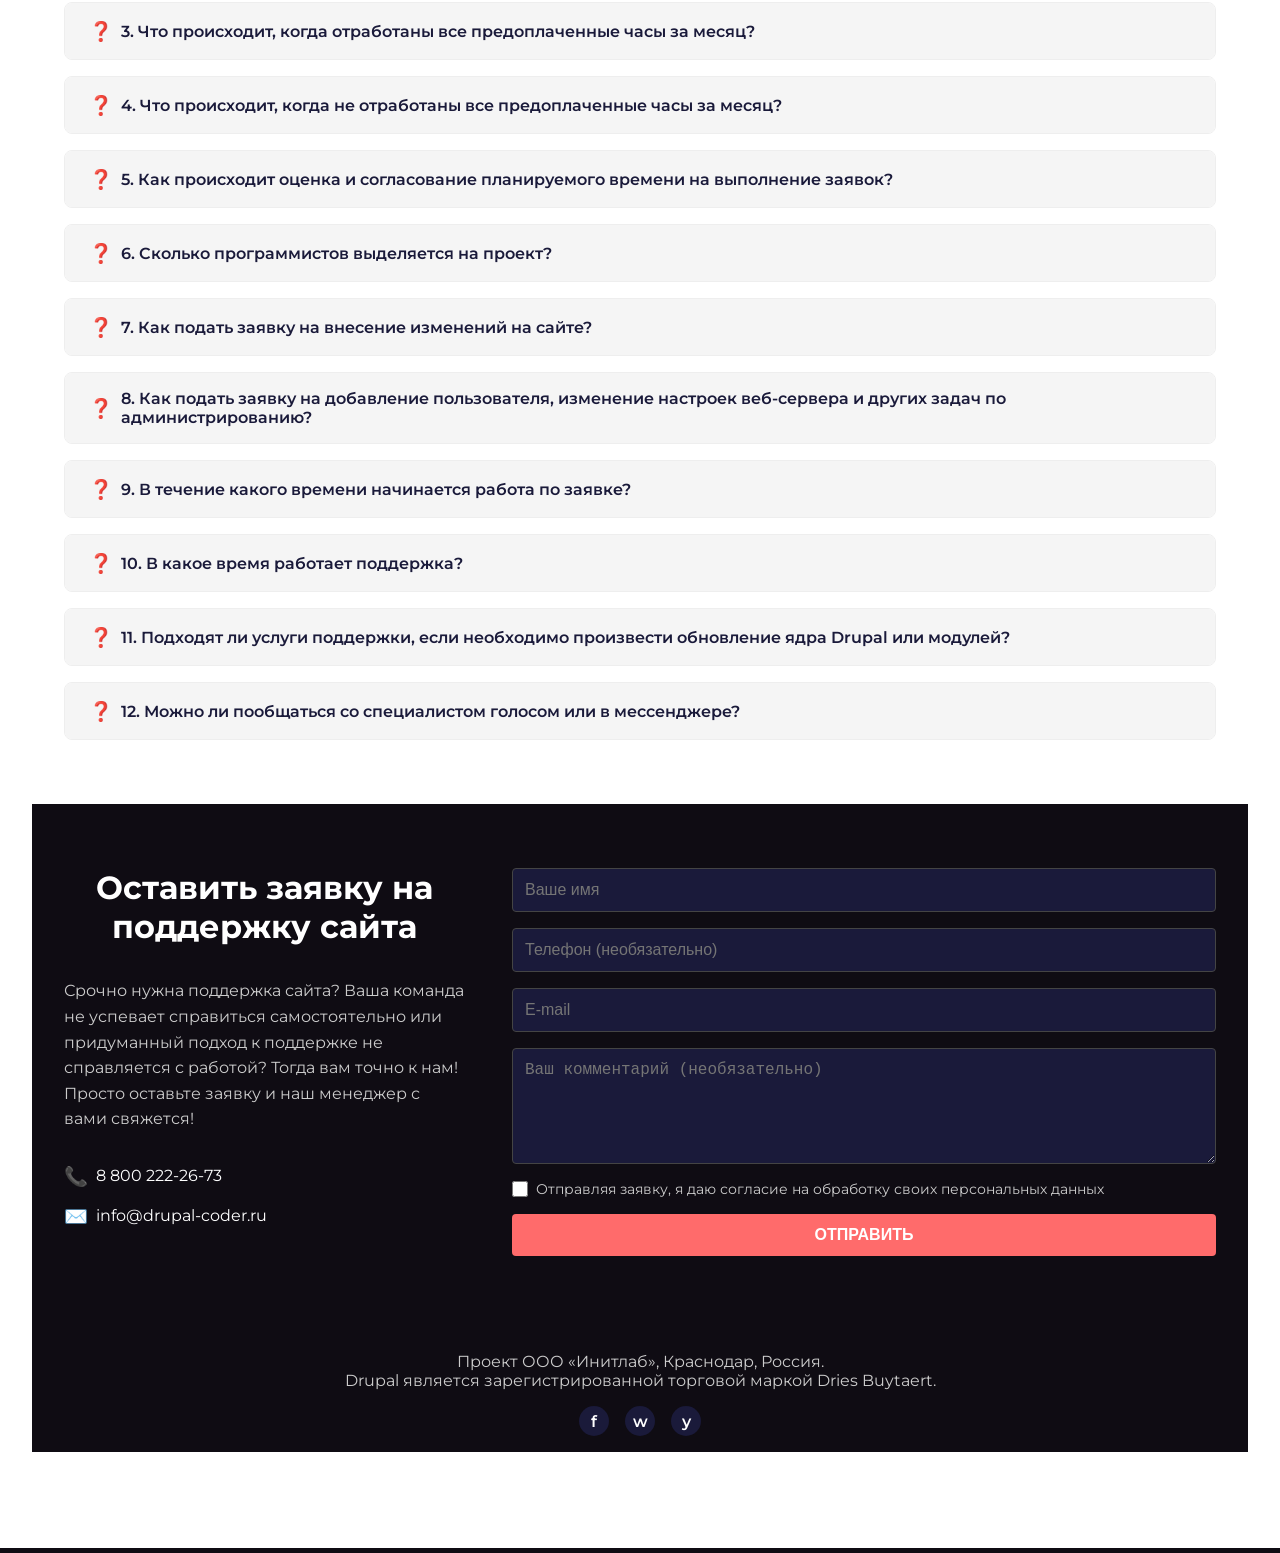
<file: task8/index.html>
<!DOCTYPE html>
<html lang="ru">
<head>
  <meta charset="UTF-8" />
  <meta name="viewport" content="width=device-width, initial-scale=1.0"/>
  <title>Поддержка сайтов на Drupal</title>
  <link href="https://fonts.googleapis.com/css2?family=Montserrat:wght@400;500;600;700&display=swap" rel="stylesheet">
  <link rel="stylesheet" href="style.css">
</head>
<body>


  <video autoplay muted loop playsinline class="video-bg">
    <source src="media/video.mp4" type="video/mp4">
    Ваш браузер не поддерживает видео.
  </video>

<div class="top-bar">
  <div class="nav-container">

    <a href="#" class="logo">
      <img src="media/drupal-coder.svg" alt="Drupal-coder" class="logo-img">
    </a>


    <ul class="nav-menu">
      <li><a href="#support" class="active">ПОДДЕРЖКА DRUPAL</a></li> 
      <li>
        <a href="#administration">АДМИНИСТРИРОВАНИЕ</a> 
        <ul class="dropdown-menu">
          <li><a href="#migration">МИГРАЦИЯ</a></li> 
          <li><a href="#backups">БЭКАПЫ</a></li> 
          <li><a href="#security">АУДИТ БЕЗОПАСНОСТИ</a></li> 
          <li><a href="#optimization">ОПТИМИЗАЦИЯ СКОРОСТИ</a></li> 
          <li><a href="#https">ПЕРЕЕЗД НА HTTPS</a></li> 
        </ul>
      </li>
      <li><a href="#promotion">ПРОДВИЖЕНИЕ</a></li> 
      <li><a href="#advertising">РЕКЛАМА</a></li> 
      <li>
        <a href="#about">О НАС</a> 
        <ul class="dropdown-menu">
          <li><a href="#history">НАША ИСТОРИЯ</a></li> 
          <li><a href="#team">КОМАНДА</a></li> 
          <li><a href="#reviews">ОТЗЫВЫ</a></li> 
          <li><a href="#portfolio">ПОРТФОЛИО</a></li> 
        </ul>
      </li>
      <li><a href="#projects">ПРОЕКТЫ</a></li> 
      <li><a href="#contact-form">КОНТАКТЫ</a></li>
      <li><a href="login.html">ЛИЧНЫЙ КАБИНЕТ</a></li>
    </ul>


    <button class="mobile-menu-toggle" aria-label="Открыть меню">
      <span class="hamburger-line"></span>
      <span class="hamburger-line"></span>
      <span class="hamburger-line"></span>
    </button>

  
    <nav class="mobile-nav-menu">
      <ul>
        <li><a href="#support" class="active">ПОДДЕРЖКА DRUPAL</a></li> 
        <li>
          <button class="dropdown-toggle">АДМИНИСТРИРОВАНИЕ ▼</button>
          <ul class="dropdown-submenu">
            <li><a href="#migration">МИГРАЦИЯ</a></li> 
            <li><a href="#backups">БЭКАПЫ</a></li> 
            <li><a href="#security">АУДИТ БЕЗОПАСНОСТИ</a></li> 
            <li><a href="#optimization">ОПТИМИЗАЦИЯ СКОРОСТИ</a></li> 
            <li><a href="#https">ПЕРЕЕЗД НА HTTPS</a></li> 
          </ul>
        </li>
        <li><a href="#promotion">ПРОДВИЖЕНИЕ</a></li> 
        <li><a href="#advertising">РЕКЛАМА</a></li> 
        <li>
          <button class="dropdown-toggle">О НАС ▼</button>
          <ul class="dropdown-submenu">
            <li><a href="#history">НАША ИСТОРИЯ</a></li> 
            <li><a href="#team">КОМАНДА</a></li>
            <li><a href="#reviews">ОТЗЫВЫ</a></li> 
            <li><a href="#portfolio">ПОРТФОЛИО</a></li> 
          </ul>
        </li>
        <li><a href="#projects">ПРОЕКТЫ</a></li> 
        <li><a href="#contact-form">КОНТАКТЫ</a></li> 
      </ul>
    </nav>
  </div>
</div>

  <div class="main-content">
    <div class="hero-text">
      <h1>Поддержка сайтов на Drupal</h1>
      <p>Сопровождение и поддержка сайтов на CMS Drupal любых версий и запущенности</p>
      <a href="#pricing" class="btn">ТАРИФЫ</a> 
    </div>

    <div class="stats">
      <div class="stat-item">
        <div class="stat-number">
          #1
          <img src="media/cup.png" alt="Кубок" class="trophy-icon">
        </div>
        <div class="stat-desc">Drupal-разработчик в России по версии Рейтинга Рунета</div>
      </div>
      <div class="stat-item">
        <div class="stat-number">
          3+
        </div>
        <div class="stat-desc">средний опыт специалистов более 3 лет</div>
      </div>
      <div class="stat-item">
        <div class="stat-number">
          14
        </div>
        <div class="stat-desc">лет опыта в сфере Drupal</div>
      </div>
      <div class="stat-item">
        <div class="stat-number">
          50+
        </div>
        <div class="stat-desc">модулей и тем в формате DrupalGive</div>
      </div>
      <div class="stat-item">
        <div class="stat-number">
          90 000+
        </div>
        <div class="stat-desc">часов поддержки сайтов на Drupal</div>
      </div>
      <div class="stat-item">
        <div class="stat-number">
          300+
        </div>
        <div class="stat-desc">Проектов на поддержке</div>
      </div>
    </div>
  </div>

  <section class="services-section" id="support"> 
    <h2>13 лет совершенствуем компетенции в Друпал поддержке!</h2>
    <p>Разрабатываем и оптимизируем модули, расширяем функциональность сайтов, обновляем дизайн</p>

    <div class="services-grid">
      <div class="service-item">
        <img src="media/competency-1.svg" alt="Добавление информации" class="service-icon">
        <div class="service-title">Добавление информации на сайт, создание новых разделов</div>
      </div>

      <div class="service-item">
        <img src="media/competency-2.svg" alt="Разработка модулей" class="service-icon">
        <div class="service-title">Разработка и оптимизация модулей сайта</div>
      </div>

      <div class="service-item">
        <img src="media/competency-3.svg" alt="Интеграция CRM" class="service-icon">
        <div class="service-title">Интеграция с CRM, 1С, платежными системами, любыми веб-сервисами</div>
      </div>

      <div class="service-item">
        <img src="media/competency-4.svg" alt="Доработки" class="service-icon">
        <div class="service-title">Любые доработки функционала и дизайна</div>
      </div>

      <div class="service-item">
        <img src="media/competency-5.svg" alt="Аудит безопасности" class="service-icon">
        <div class="service-title">Аудит и мониторинг безопасности Drupal сайтов</div>
      </div>

      <div class="service-item">
        <img src="media/competency-6.svg" alt="Миграция" class="service-icon">
        <div class="service-title">Миграция, импорт контента и апгрейд Drupal</div>
      </div>

      <div class="service-item">
        <img src="media/competency-7.svg" alt="Оптимизация" class="service-icon">
        <div class="service-title">Оптимизация и ускорение Drupal-сайтов</div>
      </div>

      <div class="service-item">
        <img src="media/competency-8.svg" alt="Веб-маркетинг" class="service-icon">
        <div class="service-title">Веб-маркетинг, консультации и работы по SEO</div>
      </div>
    </div>
  </section>

  <section class="support-section" id="administration"> 
    <h2>Поддержка от Drupal-coder</h2>

    <section class="support-grid">
      <div class="support-card">
        <div class="card-number">01.</div>
        <div class="card-title">Постановка задачи по Email</div>
        <div class="card-desc">Удобная и привычная модель постановки задач, при которой задачи фиксируются и никогда не теряются.</div>
        <img src="media/support1.svg" alt="Галочка" class="card-icon">
      </div>

      <div class="support-card">
        <div class="card-number">02.</div>
        <div class="card-title">Система Helpdesk – отчетность, прозрачность</div>
        <div class="card-desc">Возможность посмотреть все заявки в работе и отработанные часы в личном кабинете через браузер.</div>
        <img src="media/support2.svg" alt="Стрелка" class="card-icon">
      </div>

      <div class="support-card">
        <div class="card-number">03.</div>
        <div class="card-title">Расширенная техническая поддержка</div>
        <div class="card-desc">Возможность организации расширенной техподдержки с 6:00 до 22:00 без выходных.</div>
        <img src="media/support3.svg" alt="Круг" class="card-icon">
      </div>

      <div class="support-card">
        <div class="card-number">04.</div>
        <div class="card-title">Персональный менеджер проекта</div>
        <div class="card-desc">Ваш менеджер проекта всегда в курсе текущего состояния проекта и в любой момент готов ответить на любые вопросы.</div>
        <img src="media/support4.svg" alt="Пользователь" class="card-icon">
      </div>

<div class="support-card bottom-card">
  <div class="card-number">05.</div>
  <div class="card-title">Удобные способы оплаты</div>
  <div class="card-desc">Безналичный расчет по договору или электронные деньги: WebMoney, Яндекс.Деньги, Paypal.</div>
  <img src="media/support5.svg" alt="Деньги" class="card-icon">
</div>

<div class="support-card bottom-card">
  <div class="card-number">06.</div>
  <div class="card-title">Работаем с SLA и NDA</div>
  <div class="card-desc">Работа в рамках соглашений о конфиденциальности и об уровне качества работ.</div>
  <img src="media/support6.svg" alt="Документ" class="card-icon">
</div>

<div class="support-card bottom-card">
  <div class="card-number">07.</div>
  <div class="card-title">Штатные специалисты</div>
  <div class="card-desc">Надежные штатные специалисты, никаких фрилансеров.</div>
  <img src="media/support7.svg" alt="Команда" class="card-icon">
</div>

<div class="support-card bottom-card">
  <div class="card-number">08.</div>
  <div class="card-title">Удобные каналы связи</div>
  <div class="card-desc">Консультации по телефону, скайпу, в мессенджерах.</div>
  <img src="media/support8.svg" alt="Чат" class="card-icon">
</div>
</section>

  <section class="expertise-section" id="about"> 
    <div class="expertise-content">
      <div class="expertise-image">
        <img src="media/laptop.png" alt="Дашборд Drupal">
      </div>

      <div class="expertise-text">
        <h2>Экспертиза в Drupal, опыт 14 лет!</h2>
        <div class="expertise-list">
          <div class="expertise-item">
            <p>Только системный подход — контроль версий, резервирование и тестирование!</p>
          </div>
          <div class="expertise-item">
            <p>Только Drupal сайты, не берем на поддержку сайты на других CMS!</p>
          </div>
          <div class="expertise-item">
            <p>Участвуем в разработке ядра Drupal и модулей на Drupal.org, разрабатываем свои модули Drupal</p>
          </div>
          <div class="expertise-item">
            <p>Поддерживаем сайты на Drupal 5, 6, 7 и 8</p>
          </div>
        </div>
      </div>
    </div>
  </section>

<section class="pricing-section" id="pricing"> 
  <div class="pricing-bg"></div>
  <div class="pricing-content">
    <h2 class="pricing-title">Тарифы</h2>
    <div class="pricing-cards">
      <div class="pricing-card">
        <h3 class="pricing-card-title">Стартовый</h3>
        <ul class="pricing-features">
          <li>Консультации и работы по SEO</li>
          <li>Услуги дизайнера</li>
          <li>Неиспользованные оплаченные часы переносятся на следующий месяц</li>
          <li>Предоплата от 6 000 рублей в месяц</li>
        </ul>
        <a href="#contact-form" class="pricing-btn">СВЯЖИТЕСЬ С НАМИ!</a>
      </div>

      <div class="pricing-card pricing-card-highlight">
        <h3 class="pricing-card-title">Бизнес</h3>
        <ul class="pricing-features">
          <li>Консультации и работы по SEO</li>
          <li>Услуги дизайнера</li>
          <li>Высокое время реакции — до 2 рабочих дней</li>
          <li>Неиспользованные оплаченные часы не переносятся</li>
          <li>Предоплата от 30 000 рублей в месяц</li>
        </ul>
        <a href="#contact-form" class="pricing-btn pricing-btn-highlight">СВЯЖИТЕСЬ С НАМИ!</a> 
      </div>

      <div class="pricing-card">
        <h3 class="pricing-card-title">VIP</h3>
        <ul class="pricing-features">
          <li>Консультации и работы по SEO</li>
          <li>Услуги дизайнера</li>
          <li>Максимальное время реакции — в день обращения</li>
          <li>Неиспользованные оплаченные часы не переносятся</li>
          <li>Предоплата от 270 000 рублей в месяц</li>
        </ul>
        <a href="#contact-form" class="pricing-btn">СВЯЖИТЕСЬ С НАМИ!</a> 
      </div>
    </div>

    <div class="pricing-footer">
      <p>Вам не подходят наши тарифы? Оставьте заявку и мы предложим вам индивидуальные условия!</p>
      <a href="#contact-form" class="pricing-footer-link">ПОЛУЧИТЬ ИНДИВИДУАЛЬНЫЙ ТАРИФ</a> 
    </div>
  </div>
</section>

<section class="developers-section">
  <div class="developers-content">
    <h2 class="developers-title">Наши профессиональные разработчики выполняют быстро любые задачи</h2>
    <div class="developers-cards">
      <div class="developers-card">
        <img src="media/competency-20.svg" alt="Настройка событий CA" class="developers-icon">
        <div class="developers-time">от 1ч</div>
        <div class="developers-desc">Настройка событий CA в интернет-магазине</div>
      </div>

      <div class="developers-card">
        <img src="media/competency-21.svg" alt="Разработка мобильной версии" class="developers-icon">
        <div class="developers-time">от 20ч</div>
        <div class="developers-desc">Разработка мобильной версии сайта</div>
      </div>

      <div class="developers-card">
        <img src="media/competency-22.svg" alt="Интеграция модуля оплаты" class="developers-icon">
        <div class="developers-time">от 8ч</div>
        <div class="developers-desc">Интеграция модуля оплаты</div>
      </div>
    </div>
  </div>
</section>

<section class="team-section" id="team"> 
  <div class="team-content">
    <h2 class="team-title">Команда</h2>
    <div class="team-grid">
      <div class="team-member">
        <img src="media/IMG_2472_0.jpg" alt="Сергей Синица" class="team-photo">
        <div class="team-name">Сергей Синица</div>
        <div class="team-role">Руководитель отдела веб-разработки, канд. техн. наук, заместитель директора</div>
      </div>

      <div class="team-member">
        <img src="media/IMG_2539_0.jpg" alt="Роман Арабеков" class="team-photo">
        <div class="team-name">Роман Арабеков</div>
        <div class="team-role">Руководитель отдела DevOPS, директор</div>
      </div>

      <div class="team-member">
        <img src="media/IMG_2474_1.jpg" alt="Алексей Синица" class="team-photo">
        <div class="team-name">Алексей Синица</div>
        <div class="team-role">Руководитель отдела поддержки сайтов</div>
      </div>

      <div class="team-member">
        <img src="media/IMG_2522_0.jpg" alt="Дарья Бочкарева" class="team-photo">
        <div class="team-name">Дарья Бочкарева</div>
        <div class="team-role">Руководитель отдела продвижения, контекстной рекламы и контент-поддержки сайтов</div>
      </div>

      <div class="team-member">
        <img src="media/IMG_9971_16.jpg" alt="Ирина Торкунова" class="team-photo">
        <div class="team-name">Ирина Торкунова</div>
        <div class="team-role">Менеджер по работе с клиентами</div>
      </div>
    </div>
    <a href="#about" class="team-btn">ВСЯ КОМАНДА</a> 
  </div>
</section>

<section class="cases-section" id="projects"> 
  <div class="cases-content">
    <h2 class="cases-title">Последние кейсы</h2>
    <div class="cases-grid">
      <div class="case-card">
        <img src="media/it.jpg" alt="Настройка кэширования данных" class="case-image">
        <div class="case-text">
          <div class="case-date">04.09.2020</div>
          <div class="case-title">Настройка кэширования данных. Апгрейд сервера. Ускорение работы сайта в 30 раз</div>
          <div class="case-desc">Влияние скорости загрузки страниц сайта на отказы и конверсии. Кейс ускорения...</div>
        </div>
      </div>

      <div class="case-card">
        <img src="media/diagram.jpg" alt="Использование отчетов Ecommerce" class="case-image">
        <div class="case-text">
          <div class="case-date">22.08.2019</div>
          <div class="case-title">Использование отчетов Ecommerce в Яндекс.Метрике</div>
          <div class="case-desc">Как правильно настроить отчеты Ecommerce в Яндекс.Метрике для интернет-магазина...</div>
        </div>
      </div>

      <div class="case-card">
        <img src="media/conversy.jpg" alt="Повышение конверсии страницы" class="case-image">
        <div class="case-text">
          <div class="case-date">24.09.2020</div>
          <div class="case-title">Повышение конверсии страницы с формой заявки с применением A/B-тестирования</div>
          <div class="case-desc">Как мы увеличили конверсию формы заявки на 64% с помощью A/B-тестирования...</div>
        </div>
      </div>

      <div class="case-card">
        <img src="media/clock.jpg" alt="Drupal 7: ускорение времени генерации" class="case-image">
        <div class="case-text">
          <div class="case-date">23.09.2019</div>
          <div class="case-title">Drupal 7: ускорение времени генерации страниц интернет-магазина на 32%</div>
          <div class="case-desc">Как мы ускорили загрузку страниц интернет-магазина на Drupal 7 на 32%...</div>
        </div>
      </div>

      <div class="case-card">
        <img src="media/logo.webp" alt="Обмен товарами и заказами" class="case-image">
        <div class="case-text">
          <div class="case-date">22.08.2019</div>
          <div class="case-title">Обмен товарами и заказами интернет-магазинов на Drupal 7 с 1С: Предприятие, МойСклад, Класс365</div>
          <div class="case-desc">Опубликован релиз модуля...</div>
        </div>
      </div>
    </div>
  </div>
</section>

<section class="reviews-section" id="reviews"> 
  <div class="reviews-content">
    <h2 class="reviews-title">Отзывы</h2>
    <div class="review-slider">
      <div class="review-item active">
        <div class="review-logo">
          <img src="media/logo_0.png" alt="CIEL" class="review-logo-img">
        </div>
        <div class="review-text">
          Долгие поиски единственного и неповторимого мастера на многоградный сайт www.cielparfum.com, который был собран крайне некомпетентными программистами и раз в месяц стабильно грозил погибнуть, привели меня на сайт и, в итоге, в работу из Drupal-coder. И вот уже практически полгода как не проходит и дня, чтобы я не подивилась и не порадовалась своему везению! Понимаю все, что не работало - от поиска до отображения меню. Провели редизайн - не отходя от желаемого, но со своими существенными и качественными дополнениями. Осуществили ряд проектов - конкурсы, тесты и тд. А уж мелкие починки и доработки - не счеты! И главное - все качественно и быстро (не взирая на не самый "быстрый" тариф). Есть вопросы - замечательный Алексей всегда подскажет, поддержит, отремонтирует или просто сделает с нуля. Есть задача для реализации - замечательный Сергей обсудит и предложит идеальный вариант. Есть проблема - замечательные Надежда и Роман починят, поправят, сделают! Ребята доказали, что эта CMS - мощная и грамотная система управления. Надеюсь, что наше сотрудничество затянется надолго! Спасибо!
        </div>
        <div class="review-author">
          С уважением, Наталья Сушкова руководитель Отдела веб-проектов Группы компаний «Си Эль парфюм» <a href="http://www.cielparfum.com/" target="_blank">http://www.cielparfum.com/</a>
        </div>
      </div>

      <div class="review-item">
        <div class="review-logo">
          <img src="media/logo_1.png" alt="Логотип компании" class="review-logo-img">
        </div>
        <div class="review-text">
          Это второй отзыв, который вы можете заполнить по аналогии с первым.
        </div>
        <div class="review-author">
          Имя автора, должность <a href="#" target="_blank">ссылка на сайт</a>
        </div>
      </div>

      <div class="review-item">
        <div class="review-logo">
          <img src="media/logo_2.png" alt="Логотип компании" class="review-logo-img">
        </div>
        <div class="review-text">
          Третий отзыв — заполните по аналогии.
        </div>
        <div class="review-author">
          Имя автора, должность <a href="#" target="_blank">ссылка на сайт</a>
        </div>
      </div>

      <div class="review-item">
        <div class="review-logo">
          <img src="media/cableman_ru.png" alt="Логотип компании" class="review-logo-img">
        </div>
        <div class="review-text">
          Четвертый отзыв — заполните по аналогии.
        </div>
        <div class="review-author">
          Имя автора, должность <a href="#" target="_blank">ссылка на сайт</a>
        </div>
      </div>

      <div class="review-item">
        <div class="review-logo">
          <img src="media/nashagazeta_ch.png" alt="Логотип компании" class="review-logo-img">
        </div>
        <div class="review-text">
          Пятый отзыв — заполните по аналогии.
        </div>
        <div class="review-author">
          Имя автора, должность <a href="#" target="_blank">ссылка на сайт</a>
        </div>
      </div>

      <div class="review-item">
        <div class="review-logo">
          <img src="media/lpcma_rus_v4.jpg" alt="Логотип компании" class="review-logo-img">
        </div>
        <div class="review-text">
          Шестой отзыв — заполните по аналогии.
        </div>
        <div class="review-author">
          Имя автора, должность <a href="#" target="_blank">ссылка на сайт</a>
        </div>
      </div>

      <div class="review-item">
        <div class="review-logo">
          <img src="media/farbors_ru.jpg" alt="Логотип компании" class="review-logo-img">
        </div>
        <div class="review-text">
          Седьмой отзыв — заполните по аналогии.
        </div>
        <div class="review-author">
          Имя автора, должность <a href="#" target="_blank">ссылка на сайт</a>
        </div>
      </div>

      <div class="review-item">
        <div class="review-logo">
          <img src="media/logo-estee.png" alt="Логотип компании" class="review-logo-img">
        </div>
        <div class="review-text">
          Восьмой отзыв — заполните по аналогии.
        </div>
        <div class="review-author">
          Имя автора, должность <a href="#" target="_blank">ссылка на сайт</a>
        </div>
      </div>
    </div>

    <div class="review-controls">
      <button class="review-prev">‹</button>
      <div class="review-counter">01 / 08</div>
      <button class="review-next">›</button>
    </div>
  </div>
</section>

<section class="clients-section">
  <div class="clients-content">
    <h2 class="clients-title">С нами работают</h2>
    <p class="clients-desc">Десятки компаний доверяют нам самое ценное, что у них есть в интернете — свои сайты. Мы делаем всё, чтобы наше сотрудничество было долгим.</p>
    <div class="clients-grid">
      <div class="client-logo">
        <img src="media/ad.png" alt="Логотип клиента 1" class="client-img">
      </div>
      <div class="client-logo">
        <img src="media/bp.jfif" alt="Логотип клиента 2" class="client-img">
      </div>
      <div class="client-logo">
        <img src="media/ch.jfif" alt="Логотип клиента 3" class="client-img">
      </div>
      <div class="client-logo">
        <img src="media/chiz.jfif" alt="Логотип клиента 4" class="client-img">
      </div>
      <div class="client-logo">
        <img src="media/nvidia.png" alt="Логотип клиента 5" class="client-img">
      </div>
      <div class="client-logo">
        <img src="media/pin.png" alt="Логотип клиента 6" class="client-img">
      </div>
      <div class="client-logo">
        <img src="media/psm.jfif" alt="Логотип клиента 7" class="client-img">
      </div>
      <div class="client-logo">
        <img src="media/ros.png" alt="Логотип клиента 8" class="client-img">
      </div>
      <div class="client-logo">
        <img src="media/sams.png" alt="Логотип клиента 9" class="client-img">
      </div>
      <div class="client-logo">
        <img src="media/1c.png" alt="Логотип клиента 10" class="client-img">
      </div>
    </div>
  </div>
</section>

<section class="faq-section">
  <div class="faq-content">
    <h2 class="faq-title">FAQ</h2>
    <div class="faq-list">
      <div class="faq-item active">
        <div class="faq-question">1. Кто непосредственно занимается поддержкой?</div>
        <div class="faq-answer">
          Сайты поддерживают штатные сотрудники ООО «Инитлаб», г. Краснодар, прошедшие специальное обучение и имеющие опыт работы с Drupal от 4 до 15 лет: 8 web-разработчиков, 2 специалиста по SEO, 4 системных администратора.
        </div>
      </div>

      <div class="faq-item">
        <div class="faq-question">2. Как организована работа поддержки?</div>
        <div class="faq-answer">
          Работа организована через систему Helpdesk, где все заявки фиксируются, распределяются и отслеживаются.
        </div>
      </div>

      <div class="faq-item">
        <div class="faq-question">3. Что происходит, когда отработаны все предоплаченные часы за месяц?</div>
        <div class="faq-answer">
          Если часы закончились, мы уведомляем вас и предлагаем оплатить дополнительные часы или перейти на другой тариф.
        </div>
      </div>

      <div class="faq-item">
        <div class="faq-question">4. Что происходит, когда не отработаны все предоплаченные часы за месяц?</div>
        <div class="faq-answer">
          Неиспользованные часы переносятся на следующий месяц (кроме тарифа «Бизнес»).
        </div>
      </div>

      <div class="faq-item">
        <div class="faq-question">5. Как происходит оценка и согласование планируемого времени на выполнение заявок?</div>
        <div class="faq-answer">
          Время оценивается специалистом и согласовывается с вами перед началом работы.
        </div>
      </div>

      <div class="faq-item">
        <div class="faq-question">6. Сколько программистов выделяется на проект?</div>
        <div class="faq-answer">
          Обычно один основной разработчик, но при необходимости подключаются другие специалисты.
        </div>
      </div>

      <div class="faq-item">
        <div class="faq-question">7. Как подать заявку на внесение изменений на сайте?</div>
        <div class="faq-answer">
          Через email или личный кабинет в системе Helpdesk.
        </div>
      </div>

      <div class="faq-item">
        <div class="faq-question">8. Как подать заявку на добавление пользователя, изменение настроек веб-сервера и других задач по администрированию?</div>
        <div class="faq-answer">
          Через email или личный кабинет в системе Helpdesk.
        </div>
      </div>

      <div class="faq-item">
        <div class="faq-question">9. В течение какого времени начинается работа по заявке?</div>
        <div class="faq-answer">
          В зависимости от тарифа — от 1 часа до 2 рабочих дней.
        </div>
      </div>

      <div class="faq-item">
        <div class="faq-question">10. В какое время работает поддержка?</div>
        <div class="faq-answer">
          Расширенная техподдержка с 6:00 до 22:00 без выходных.
        </div>
      </div>

      <div class="faq-item">
        <div class="faq-question">11. Подходят ли услуги поддержки, если необходимо произвести обновление ядра Drupal или модулей?</div>
        <div class="faq-answer">
          Да, мы выполняем обновления ядра и модулей с тестированием.
        </div>
      </div>

      <div class="faq-item">
        <div class="faq-question">12. Можно ли пообщаться со специалистом голосом или в мессенджере?</div>
        <div class="faq-answer">
          Да, консультации по телефону, скайпу, в мессенджерах.
        </div>
      </div>
    </div>
  </div>
</section>

<section class="contact-form-section" id="contact">
  <div class="contact-form-content">
    <div class="contact-form-left">
      <h2>Оставить заявку на поддержку сайта</h2>
      <p>Срочно нужна поддержка сайта? Ваша команда не успевает справиться самостоятельно или придуманный подход к поддержке не справляется с работой? Тогда вам точно к нам! Просто оставьте заявку и наш менеджер с вами свяжется!</p>
      <div class="contact-info">
        <div class="contact-item">
          <span class="contact-icon">📞</span>
          <span class="contact-text">8 800 222-26-73</span>
        </div>
        <div class="contact-item">
          <span class="contact-icon">✉️</span>
          <span class="contact-text">info@drupal-coder.ru</span>
        </div>
      </div>
    </div>
    
    <div class="contact-form-right">
      <form id="contact-form" class="contact-form" novalidate>
        
        <p id="form-status" class="form-status"></p>
        
        <div class="form-group">
          <input 
            type="text" 
            id="name" 
            name="name" 
            placeholder="Ваше имя" 
            required 
            maxlength="100"
          >
        </div>
        
        <div class="form-group">
          <input 
            type="tel" 
            id="phone" 
            name="phone" 
            placeholder="Телефон (необязательно)"
          >
        </div>
        
        <div class="form-group">
          <input 
            type="email" 
            id="email" 
            name="email" 
            placeholder="E-mail" 
            required
          >
        </div>
        
        <div class="form-group">
          <textarea 
            id="message" 
            name="message" 
            placeholder="Ваш комментарий (необязательно)" 
            rows="5"
            maxlength="1000"
          ></textarea>
        </div>
        
        <div class="form-group">
          <label class="checkbox-label">
            <input 
              type="checkbox" 
              id="consent" 
              name="consent" 
              required
            >
            Отправляя заявку, я даю согласие на обработку своих персональных данных
          </label>
        </div>
        
        <button type="submit" id="submit-btn" class="form-submit">ОТПРАВИТЬ</button>
      </form>
    </div>
  </div>
</section>

<footer class="footer">
  <div class="footer-content">
    <p>Проект ООО «Инитлаб», Краснодар, Россия.</p>
    <p>Drupal является зарегистрированной торговой маркой Dries Buytaert.</p>
    <div class="social-icons">
      <a href="#" class="social-icon">f</a>
      <a href="#" class="social-icon">w</a>
      <a href="#" class="social-icon">y</a>
    </div>
  </div>
</footer>

<script src="script.js"></script>

</body>
</html>
</file>
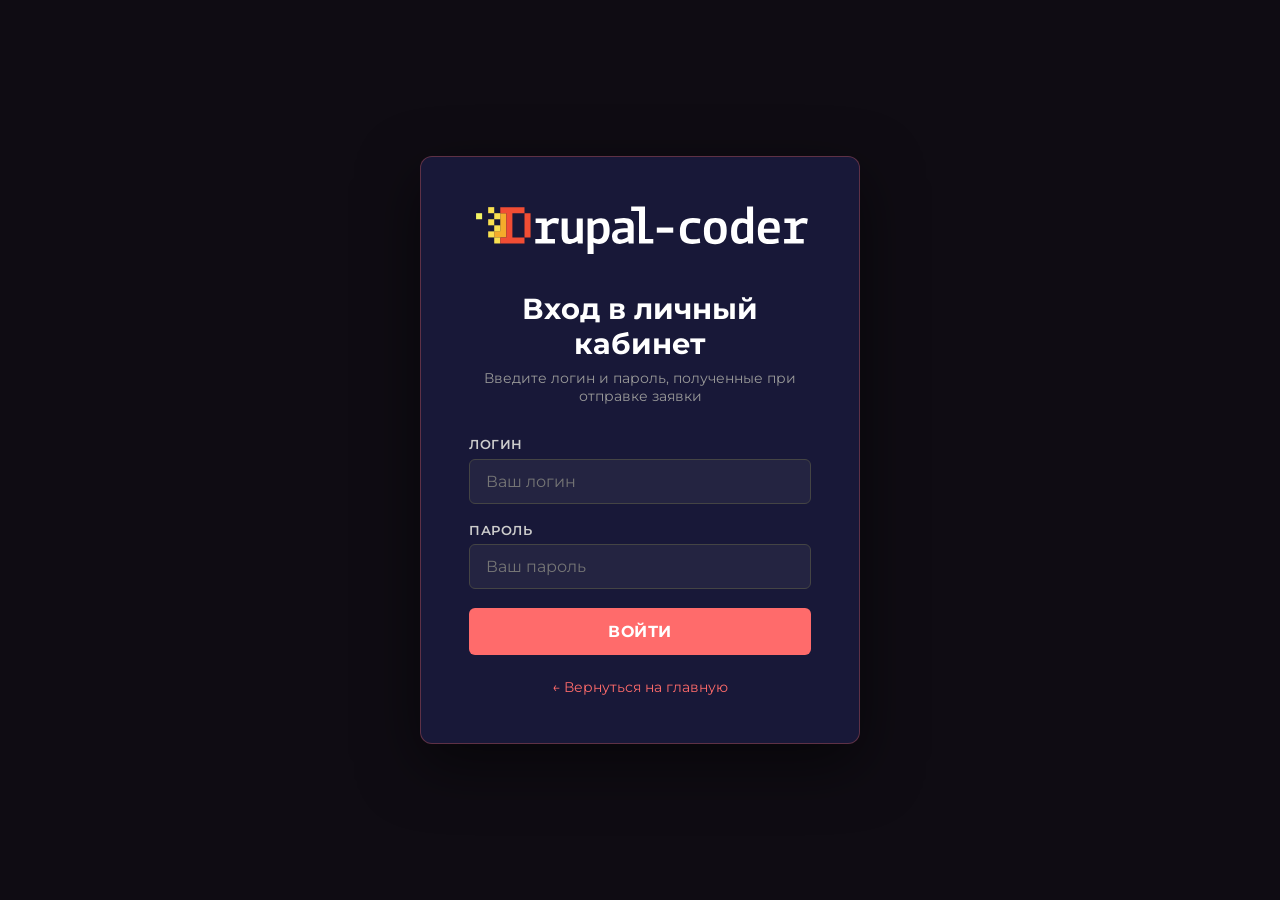
<file: task8/edit.html>
<!DOCTYPE html>
<html lang="ru">
<head>
  <meta charset="UTF-8"/>
  <meta name="viewport" content="width=device-width, initial-scale=1.0"/>
  <title>Редактирование — Drupal-coder</title>
  <link href="https://fonts.googleapis.com/css2?family=Montserrat:wght@400;500;600;700&display=swap" rel="stylesheet">
  <link rel="stylesheet" href="style.css">
  <style>
    .edit-page {
      min-height: 100vh;
      display: flex;
      align-items: center;
      justify-content: center;
      padding: 2rem;
    }

    .edit-card {
      background: rgba(26, 26, 58, 0.95);
      border: 1px solid rgba(255, 107, 107, 0.3);
      border-radius: 12px;
      padding: 3rem;
      width: 100%;
      max-width: 560px;
      box-shadow: 0 20px 60px rgba(0,0,0,0.5);
    }

    .edit-header {
      display: flex;
      justify-content: space-between;
      align-items: center;
      margin-bottom: 2rem;
    }

    .edit-header-logo img { height: 40px; }

    .edit-user {
      font-size: 0.85rem;
      color: #999;
    }

    .edit-user strong { color: #ff6b6b; }

    .edit-logout {
      background: none;
      border: 1px solid #444;
      color: #999;
      padding: 0.3rem 0.75rem;
      border-radius: 4px;
      cursor: pointer;
      font-size: 0.8rem;
      font-family: inherit;
      margin-left: 0.75rem;
      transition: all 0.3s;
    }

    .edit-logout:hover {
      border-color: #ff6b6b;
      color: #ff6b6b;
    }

    .edit-title {
      font-size: 1.6rem;
      font-weight: 700;
      color: white;
      margin-bottom: 0.4rem;
    }

    .edit-subtitle {
      font-size: 0.9rem;
      color: #666;
      margin-bottom: 2rem;
    }

    .edit-field {
      margin-bottom: 1.2rem;
    }

    .edit-field label {
      display: block;
      font-size: 0.8rem;
      font-weight: 600;
      color: #ccc;
      text-transform: uppercase;
      letter-spacing: 0.5px;
      margin-bottom: 0.4rem;
    }

    .edit-field input,
    .edit-field textarea {
      width: 100%;
      padding: 0.75rem 1rem;
      background: rgba(255,255,255,0.05);
      border: 1px solid #444;
      border-radius: 6px;
      color: white;
      font-size: 1rem;
      font-family: inherit;
      transition: border-color 0.3s;
      box-sizing: border-box;
    }

    .edit-field input:focus,
    .edit-field textarea:focus {
      outline: none;
      border-color: #ff6b6b;
    }

    .edit-field textarea {
      resize: vertical;
      height: 100px;
    }

    .edit-status {
      padding: 0.75rem 1rem;
      border-radius: 6px;
      font-size: 0.9rem;
      margin-bottom: 1.2rem;
      display: none;
      text-align: center;
    }

    .edit-status.error {
      background: rgba(231,76,60,0.2);
      border: 1px solid #e74c3c;
      color: #e74c3c;
      display: block;
    }

    .edit-status.success {
      background: rgba(46,204,113,0.2);
      border: 1px solid #2ecc71;
      color: #2ecc71;
      display: block;
    }

    .edit-btn {
      width: 100%;
      padding: 0.85rem;
      background: #ff6b6b;
      color: white;
      border: none;
      border-radius: 6px;
      font-size: 1rem;
      font-weight: 700;
      cursor: pointer;
      font-family: inherit;
      transition: background 0.3s;
      letter-spacing: 0.5px;
    }

    .edit-btn:hover { background: #ff4d4d; }
    .edit-btn:disabled { background: #666; cursor: not-allowed; }

    .loading {
      text-align: center;
      color: #666;
      padding: 2rem;
    }
  </style>
</head>
<body>
  <video autoplay muted loop playsinline class="video-bg">
    <source src="media/video.mp4" type="video/mp4">
  </video>

  <div class="edit-page">
    <div class="edit-card">
      <div class="edit-header">
        <div class="edit-header-logo">
          <img src="media/drupal-coder.svg" alt="Drupal-coder">
        </div>
        <div style="display:flex; align-items:center;">
          <span class="edit-user">Вы вошли как <strong id="user-login"></strong></span>
          <button class="edit-logout" id="logout-btn">Выйти</button>
        </div>
      </div>

      <h1 class="edit-title">Редактирование заявки</h1>
      <p class="edit-subtitle">Измените данные и нажмите сохранить</p>

      <div id="edit-status" class="edit-status"></div>
      <div id="loading" class="loading">Загрузка данных...</div>

      <form id="edit-form" novalidate style="display:none;">
        <div class="edit-field">
          <label>Имя</label>
          <input type="text" id="edit-name" placeholder="Ваше имя">
        </div>
        <div class="edit-field">
          <label>Телефон</label>
          <input type="tel" id="edit-phone" placeholder="Телефон (необязательно)">
        </div>
        <div class="edit-field">
          <label>Email</label>
          <input type="email" id="edit-email" placeholder="E-mail">
        </div>
        <div class="edit-field">
          <label>Комментарий</label>
          <textarea id="edit-message" placeholder="Ваш комментарий"></textarea>
        </div>

        <button type="submit" id="edit-btn" class="edit-btn">СОХРАНИТЬ ИЗМЕНЕНИЯ</button>
      </form>
    </div>
  </div>

  <script>
    const API = '/web-backend/task8/api.php';


    // Проверяем авторизацию
    const token = localStorage.getItem('jwt_token');
    const userLogin = localStorage.getItem('user_login');


    if (!token) {
      window.location.href = 'login.html';
    }

    document.getElementById('user-login').textContent = userLogin || '';

    // Выход
    document.getElementById('logout-btn').addEventListener('click', function() {
      localStorage.removeItem('jwt_token');
      localStorage.removeItem('user_login');
      window.location.href = 'login.html';
    });

    const statusEl = document.getElementById('edit-status');
    const loadingEl = document.getElementById('loading');
    const formEl = document.getElementById('edit-form');
    const btn = document.getElementById('edit-btn');

    function showStatus(msg, type) {
      statusEl.textContent = msg;
      statusEl.className = 'edit-status ' + type;
    }

// Загружаем текущие данные
async function loadProfile() {
    try {
        const response = await fetch('/web-backend/task8/api.php?action=profile', {
            method: 'GET',
            headers: {
                'Authorization': 'Bearer ' + token
            }
        });

        const data = await response.json();

        if (!data.success) {
            // Не редиректим сразу — показываем ошибку
            showStatus('Ошибка авторизации: ' + (data.error || 'неизвестная ошибка'), 'error');
            loadingEl.style.display = 'none';
            formEl.style.display = 'block';
            return;
        }
        // Заполняем поля
        document.getElementById('edit-name').value    = data.name    || '';
        document.getElementById('edit-phone').value   = data.phone   || '';
        document.getElementById('edit-email').value   = data.email   || '';
        document.getElementById('edit-message').value = data.message || '';

    } catch (err) {
        showStatus('Ошибка загрузки данных', 'error');
    } finally {
        loadingEl.style.display = 'none';
        formEl.style.display = 'block';
    }
}

loadProfile();

    // Отправка PUT
    formEl.addEventListener('submit', async function(e) {
      e.preventDefault();

      const name = document.getElementById('edit-name').value.trim();
      const phone = document.getElementById('edit-phone').value.trim();
      const email = document.getElementById('edit-email').value.trim();
      const message = document.getElementById('edit-message').value.trim();

      if (!name) {
        showStatus('Имя обязательно для заполнения', 'error');
        return;
      }
      if (!email) {
        showStatus('Email обязателен для заполнения', 'error');
        return;
      }

      btn.disabled = true;
      btn.textContent = 'СОХРАНЕНИЕ...';

      try {
        const response = await fetch(API, {
          method: 'PUT',
          headers: {
            'Content-Type': 'application/json',
            'Authorization': 'Bearer ' + token
          },
          body: JSON.stringify({ name, phone, email, message })
        });

        const data = await response.json();

        if (!data.success) {
          showStatus(data.error || 'Ошибка сохранения', 'error');
          return;
        }

        showStatus('✅ Данные успешно обновлены!', 'success');

      } catch (err) {
        showStatus('Ошибка соединения', 'error');
      } finally {
        btn.disabled = false;
        btn.textContent = 'СОХРАНИТЬ ИЗМЕНЕНИЯ';
      }
    });
  </script>
</body>
</html>
</file>
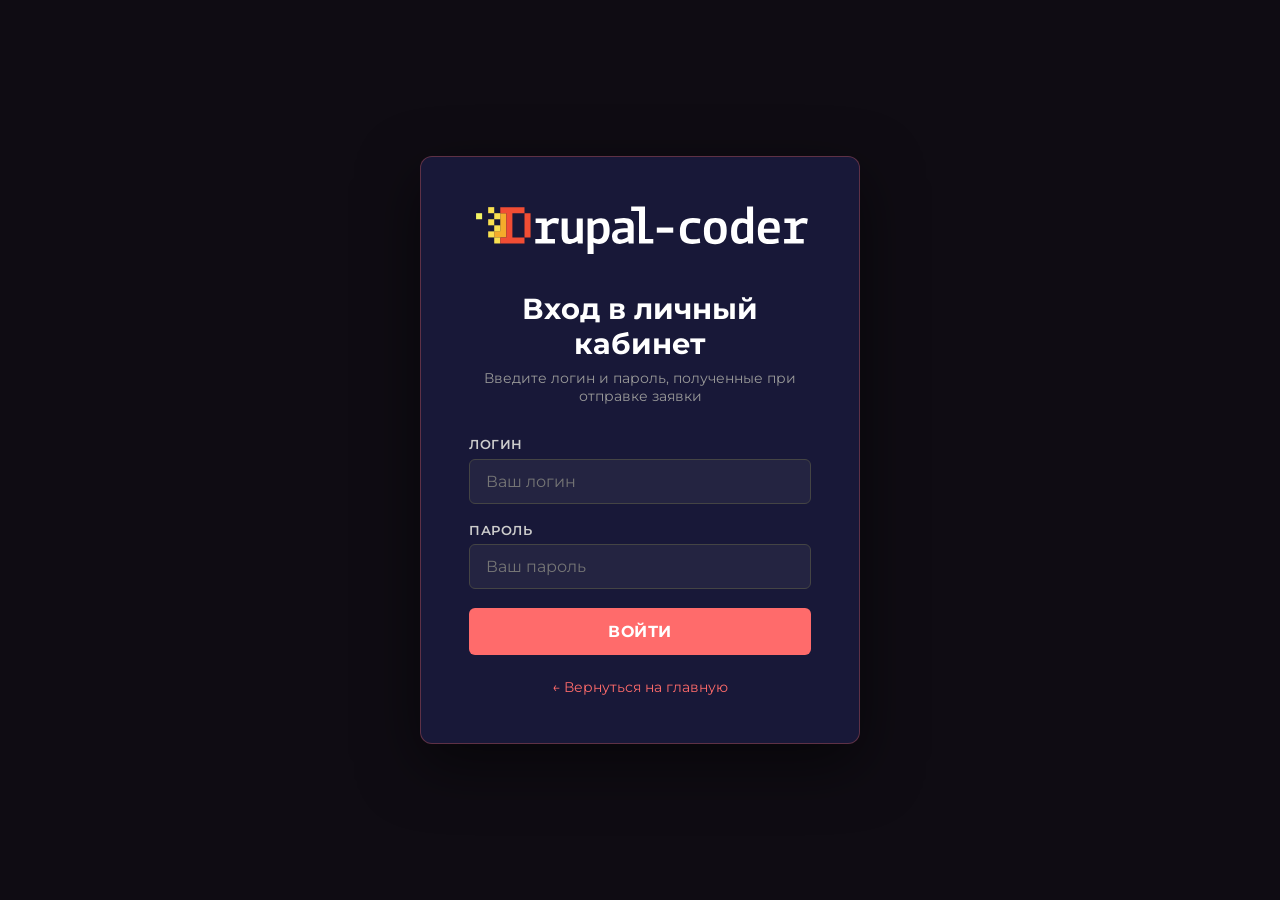
<file: task8/login.html>
<!DOCTYPE html>
<html lang="ru">
<head>
  <meta charset="UTF-8"/>
  <meta name="viewport" content="width=device-width, initial-scale=1.0"/>
  <title>Вход — Drupal-coder</title>
  <link href="https://fonts.googleapis.com/css2?family=Montserrat:wght@400;500;600;700&display=swap" rel="stylesheet">
  <link rel="stylesheet" href="style.css">
  <style>
    .auth-page {
      min-height: 100vh;
      display: flex;
      align-items: center;
      justify-content: center;
      padding: 2rem;
    }

    .auth-card {
      background: rgba(26, 26, 58, 0.95);
      border: 1px solid rgba(255, 107, 107, 0.3);
      border-radius: 12px;
      padding: 3rem;
      width: 100%;
      max-width: 440px;
      box-shadow: 0 20px 60px rgba(0,0,0,0.5);
    }

    .auth-logo {
      text-align: center;
      margin-bottom: 2rem;
    }

    .auth-logo img {
      height: 50px;
    }

    .auth-title {
      font-size: 1.8rem;
      font-weight: 700;
      color: white;
      text-align: center;
      margin-bottom: 0.5rem;
    }

    .auth-subtitle {
      font-size: 0.9rem;
      color: #999;
      text-align: center;
      margin-bottom: 2rem;
    }

    .auth-field {
      margin-bottom: 1.2rem;
    }

    .auth-field label {
      display: block;
      font-size: 0.8rem;
      font-weight: 600;
      color: #ccc;
      text-transform: uppercase;
      letter-spacing: 0.5px;
      margin-bottom: 0.4rem;
    }

    .auth-field input {
      width: 100%;
      padding: 0.75rem 1rem;
      background: rgba(255,255,255,0.05);
      border: 1px solid #444;
      border-radius: 6px;
      color: white;
      font-size: 1rem;
      font-family: inherit;
      transition: border-color 0.3s;
      box-sizing: border-box;
    }

    .auth-field input:focus {
      outline: none;
      border-color: #ff6b6b;
    }

    .auth-status {
      padding: 0.75rem 1rem;
      border-radius: 6px;
      font-size: 0.9rem;
      margin-bottom: 1.2rem;
      display: none;
      text-align: center;
    }

    .auth-status.error {
      background: rgba(231,76,60,0.2);
      border: 1px solid #e74c3c;
      color: #e74c3c;
      display: block;
    }

    .auth-status.success {
      background: rgba(46,204,113,0.2);
      border: 1px solid #2ecc71;
      color: #2ecc71;
      display: block;
    }

    .auth-btn {
      width: 100%;
      padding: 0.85rem;
      background: #ff6b6b;
      color: white;
      border: none;
      border-radius: 6px;
      font-size: 1rem;
      font-weight: 700;
      cursor: pointer;
      font-family: inherit;
      transition: background 0.3s;
      letter-spacing: 0.5px;
    }

    .auth-btn:hover { background: #ff4d4d; }
    .auth-btn:disabled { background: #666; cursor: not-allowed; }

    .auth-links {
      text-align: center;
      margin-top: 1.5rem;
      font-size: 0.85rem;
      color: #666;
    }

    .auth-links a {
      color: #ff6b6b;
      text-decoration: none;
    }

    .auth-links a:hover { text-decoration: underline; }
  </style>
</head>
<body>
  <video autoplay muted loop playsinline class="video-bg">
    <source src="media/video.mp4" type="video/mp4">
  </video>

  <div class="auth-page">
    <div class="auth-card">
      <div class="auth-logo">
        <img src="media/drupal-coder.svg" alt="Drupal-coder">
      </div>
      <h1 class="auth-title">Вход в личный кабинет</h1>
      <p class="auth-subtitle">Введите логин и пароль, полученные при отправке заявки</p>

      <div id="login-status" class="auth-status"></div>

      <form id="login-form" novalidate>
        <div class="auth-field">
          <label>Логин</label>
          <input type="text" id="login-input" placeholder="Ваш логин" autocomplete="username">
        </div>
        <div class="auth-field">
          <label>Пароль</label>
          <input type="password" id="password-input" placeholder="Ваш пароль" autocomplete="current-password">
        </div>

        <button type="submit" id="login-btn" class="auth-btn">ВОЙТИ</button>
      </form>

      <div class="auth-links">
        <a href="index.html">← Вернуться на главную</a>
      </div>
    </div>
  </div>

  <script>
    const API = '/web-backend/task8/api.php';

    const form = document.getElementById('login-form');
    const statusEl = document.getElementById('login-status');
    const btn = document.getElementById('login-btn');

    function showStatus(msg, type) {
      statusEl.textContent = msg;
      statusEl.className = 'auth-status ' + type;
    }

    form.addEventListener('submit', async function(e) {
      e.preventDefault();

      const login = document.getElementById('login-input').value.trim();
      const password = document.getElementById('password-input').value.trim();

      if (!login || !password) {
        showStatus('Введите логин и пароль', 'error');
        return;
      }

      btn.disabled = true;
      btn.textContent = 'ВХОД...';

      try {
        const response = await fetch(API + '?action=login', {
          method: 'POST',
          headers: { 'Content-Type': 'application/json' },
          body: JSON.stringify({ login, password })
        });

        const data = await response.json();

        if (!data.success) {
          showStatus(data.error || 'Неверный логин или пароль', 'error');
          return;
        }

        // Сохраняем токен в localStorage
        localStorage.setItem('jwt_token', data.token);
        localStorage.setItem('user_login', data.login);

        showStatus('Успешный вход! Переход...', 'success');

        setTimeout(() => {
          window.location.href = 'edit.html';
        }, 800);

      } catch (err) {
        showStatus('Ошибка соединения', 'error');
      } finally {
        btn.disabled = false;
        btn.textContent = 'ВОЙТИ';
      }
    });
  </script>
</body>
</html>
</file>
<file: task3/style.css>
* {
    margin: 0;
    padding: 0;
    box-sizing: border-box;
}

body {
    background: #12161c;
    font-family: 'Inter', system-ui, -apple-system, 'Segoe UI', Roboto, Helvetica, sans-serif;
    min-height: 100vh;
    display: flex;
    align-items: center;
    justify-content: center;
    padding: 2rem;
}

form {
    max-width: 680px;
    width: 100%;
    background: #1e242c;
    border-radius: 2rem;
    padding: 2.2rem 2rem 2.5rem;
    box-shadow: 0 20px 35px -12px rgba(0, 0, 0, 0.5), 0 0 0 1px rgba(255, 255, 255, 0.05) inset;
    transition: all 0.25s ease;
    border: 1px solid #2e3a42;
    animation: fadeSlideUp 0.45s ease-out;
}

form:hover {
    border-color: #4a5b66;
    box-shadow: 0 24px 42px -14px rgba(0, 0, 0, 0.6);
}

h1 {
    font-size: 2rem;
    font-weight: 550;
    letter-spacing: -0.3px;
    color: #e2e8f0;
    margin-bottom: 1.8rem;
    padding-bottom: 0.5rem;
    border-bottom: 2px solid #2e3b44;
    display: inline-block;
}

p {
    margin-bottom: 1.5rem;
}

label {
    font-weight: 500;
    color: #7f9bb5;
    display: block;
    margin-bottom: 0.4rem;
    font-size: 0.9rem;
    letter-spacing: -0.2px;
}

input:not([type="radio"]):not([type="checkbox"]),
select,
textarea {
    width: 100%;
    padding: 0.8rem 1rem;
    border: 1px solid #2e3a42;
    border-radius: 1rem;
    font-size: 0.95rem;
    font-family: inherit;
    background: #10161c;
    transition: all 0.2s ease;
    outline: none;
    color: #e2e8f0;
}

input:not([type="radio"]):not([type="checkbox"]):focus,
select:focus,
textarea:focus {
    border-color: #7f9bb5;
    box-shadow: 0 0 0 2px rgba(127, 155, 181, 0.2);
    background: #0f151c;
}

textarea {
    resize: vertical;
    height: 100px;
}

select[multiple] {
    padding: 0.6rem;
    border-radius: 1rem;
    background: #10161c;
}

select[multiple] option {
    padding: 0.4rem 0.6rem;
    border-radius: 0.8rem;
    margin: 2px 0;
    background: #10161c;
    color: #cddfed;
}

select[multiple] option:checked {
    background: #2e3b44 linear-gradient(0deg, #2e3b44 0%, #2e3b44 100%);
    color: #bdd4e8;
}

input[type="radio"],
input[type="checkbox"] {
    accent-color: #7f9bb5;
    width: auto;
    margin-right: 0.4rem;
}

button {
    background: #2e3b44;
    border: none;
    padding: 0.9rem;
    width: 100%;
    border-radius: 1.5rem;
    font-size: 1rem;
    font-weight: 500;
    color: #e2e8f0;
    cursor: pointer;
    transition: all 0.25s ease;
    margin-top: 0.6rem;
    letter-spacing: 0.3px;
    border: 1px solid #4a5b66;
}

button:hover {
    background: #3a4a55;
    transform: scale(0.98);
    border-color: #7f9bb5;
}

.message-success {
    background: #1a2a22;
    color: #8fc9b0;
    padding: 0.8rem;
    border-radius: 1rem;
    text-align: center;
    border: 1px solid #3a6b55;
    margin-bottom: 1.5rem;
}

.message-error {
    background: #2a1e1c;
    color: #e0a98b;
    padding: 0.8rem;
    border-radius: 1rem;
    border: 1px solid #8b5a4a;
    margin-bottom: 1.5rem;
}

.message-error ul {
    margin-left: 1.5rem;
    margin-top: 0.5rem;
}

@keyframes fadeSlideUp {
    from {
        opacity: 0;
        transform: translateY(18px);
    }
    to {
        opacity: 1;
        transform: translateY(0);
    }
}

@media (max-width: 600px) {
    body {
        padding: 1.2rem;
    }
    form {
        padding: 1.6rem;
    }
    h1 {
        font-size: 1.8rem;
    }
}

::-webkit-scrollbar {
    width: 5px;
}
::-webkit-scrollbar-track {
    background: #191f26;
    border-radius: 10px;
}
::-webkit-scrollbar-thumb {
    background: #556e82;
    border-radius: 10px;
}
</file>
<file: task8/style.css>
.logo {
  display: block;
  width: auto;
  height: 40px; 
}

.logo-img {
  width: auto;
  height: 100%;
  max-width: 200px; 
  object-fit: contain;
}

/* Форма внизу */
.contact-form-section {
  background: #0f0c13;
  padding: 4rem 2rem;
  color: white;
}

.contact-form-content {
  max-width: 1200px;
  margin: 0 auto;
  display: flex;
  gap: 3rem;
  align-items: flex-start;
}

.contact-form-left {
  flex: 0 0 400px;
}

.contact-form-left h2 {
  font-size: 2.5rem;
  font-weight: 700;
  margin-bottom: 1rem;
}

.contact-form-left p {
  font-size: 1rem;
  line-height: 1.6;
  margin-bottom: 2rem;
  color: #ccc;
}

.contact-info {
  display: flex;
  flex-direction: column;
  gap: 1rem;
}

.contact-item {
  display: flex;
  align-items: center;
  gap: 0.5rem;
  font-size: 1rem;
}

.contact-icon {
  font-size: 1.2rem;
  color: #ff6b6b;
}

.contact-text {
  color: #fff;
}

.contact-form-right {
  flex: 1;
}

.contact-form {
  display: flex;
  flex-direction: column;
  gap: 1rem;
}

.form-group {
  display: flex;
  flex-direction: column;
  gap: 0.5rem;
}

.form-group input,
.form-group textarea {
  padding: 0.75rem;
  border: 1px solid #444;
  background: #1a1a3a;
  color: white;
  border-radius: 4px;
  font-size: 1rem;
  transition: border 0.3s ease;
}

.form-group input:focus,
.form-group textarea:focus {
  border-color: #ff6b6b;
  outline: none;
}

.form-group textarea {
  resize: vertical;
}

.checkbox-label {
  display: flex;
  align-items: center;
  gap: 0.5rem;
  font-size: 0.9rem;
  color: #ccc;
}

.checkbox-label input[type="checkbox"] {
  width: 16px;
  height: 16px;
  accent-color: #ff6b6b;
}

.captcha {
  display: flex;
  justify-content: center;
  align-items: center;
}

.form-submit {
  padding: 0.75rem;
  background: #ff6b6b;
  color: white;
  border: none;
  border-radius: 4px;
  font-size: 1rem;
  font-weight: 600;
  cursor: pointer;
  transition: background 0.3s ease;
}

.form-submit:hover {
  background: #ff4d4d;
}

/* Footer */
.footer {
  background: #0f0c13;
  padding: 2rem 2rem 1rem;
  color: #ccc;
  text-align: center;
}

.footer-content {
  max-width: 1200px;
  margin: 0 auto;
}

.social-icons {
  display: flex;
  justify-content: center;
  gap: 1rem;
  margin-top: 1rem;
}

.social-icon {
  display: inline-flex;
  align-items: center;
  justify-content: center;
  width: 30px;
  height: 30px;
  background: #1a1a3a;
  border-radius: 50%;
  color: white;
  text-decoration: none;
  font-weight: 600;
  transition: background 0.3s ease;
}

.social-icon:hover {
  background: #ff6b6b;
}

/* Адаптивность */
@media (max-width: 768px) {
  .contact-form-content {
    flex-direction: column;
    align-items: stretch;
  }

  .contact-form-left {
    flex: 0 0 auto;
  }

  .contact-form-right {
    flex: 0 0 auto;
  }
}

/* Блок "С нами работают" */
.clients-section {
  background: white;
  padding: 4rem 2rem;
  color: #1a1a3a;
}

.clients-content {
  max-width: 1200px;
  margin: 0 auto;
}

.clients-title {
  font-size: 2.5rem;
  font-weight: 700;
  text-align: center;
  margin-bottom: 1rem;
}

.clients-desc {
  font-size: 1rem;
  text-align: center;
  color: #666;
  margin-bottom: 3rem;
}

.clients-grid {
  display: grid;
  grid-template-columns: repeat(5, 1fr);
  gap: 1rem;
  margin-bottom: 3rem;
}

.client-logo {
  display: flex;
  align-items: center;
  justify-content: center;
  padding: 1rem;
  border: 1px solid #eee;
  border-radius: 8px;
  transition: transform 0.3s ease;
}

.client-logo:hover {
  transform: translateY(-5px);
  box-shadow: 0 4px 12px rgba(0,0,0,0.05);
}

.client-img {
  max-width: 100%;
  height: auto;
  object-fit: contain;
}

/* Блок "FAQ" */
.faq-section {
  background: white;
  padding: 4rem 2rem;
  color: #1a1a3a;
}

.faq-content {
  max-width: 1200px;
  margin: 0 auto;
}

.faq-title {
  font-size: 2.5rem;
  font-weight: 700;
  text-align: center;
  margin-bottom: 3rem;
}

.faq-list {
  display: flex;
  flex-direction: column;
  gap: 1rem;
}

.faq-item {
  border: 1px solid #eee;
  border-radius: 8px;
  overflow: hidden;
  transition: box-shadow 0.3s ease;
}

.faq-item:hover {
  box-shadow: 0 4px 12px rgba(0,0,0,0.05);
}

.faq-question {
  padding: 1rem 1.5rem;
  background: #f5f5f5;
  font-size: 1rem;
  font-weight: 600;
  cursor: pointer;
  display: flex;
  align-items: center;
  gap: 0.5rem;
}

.faq-question::before {
  content: '❓';
  font-size: 1.2rem;
  color: #ff6b6b;
}

.faq-answer {
  padding: 1.5rem;
  font-size: 0.9rem;
  line-height: 1.6;
  color: #555;
  display: none;
}

.faq-item.active .faq-answer {
  display: block;
}

/* Выделенный вопрос (красная рамка) */
.faq-item.active {
  border: 2px solid #ff6b6b;
}

/* Адаптивность */
@media (max-width: 768px) {
  .clients-grid {
    grid-template-columns: repeat(2, 1fr);
  }

  .faq-question {
    font-size: 0.9rem;
  }

  .faq-answer {
    font-size: 0.8rem;
  }
}

/* Блок "Последние кейсы" */
.cases-section {
  background: white;
  padding: 4rem 2rem;
  color: #1a1a3a;
}

.cases-content {
  max-width: 1200px;
  margin: 0 auto;
}

.cases-title {
  font-size: 2.5rem;
  font-weight: 700;
  text-align: center;
  margin-bottom: 3rem;
}

.cases-grid {
  display: grid;
  grid-template-columns: repeat(2, 1fr);
  gap: 2rem;
  margin-bottom: 3rem;
}

.case-card {
  position: relative;
  border-radius: 8px;
  overflow: hidden;
  box-shadow: 0 4px 12px rgba(0,0,0,0.05);
  transition: transform 0.3s ease;
  height: 400px; 
}

.case-image {
  width: 100%;
  height: 100%;
  object-fit: cover;
  position: absolute;
  top: 0;
  left: 0;
  z-index: 1;
}

.case-text {
  position: absolute;
  bottom: 0;
  left: 0;
  right: 0;
  padding: 1rem;
  background: linear-gradient(to top, rgba(0,0,0,0.7), transparent);
  color: white;
  z-index: 2;
  display: flex;
  flex-direction: column;
  justify-content: flex-end;
}

.case-date {
  font-size: 0.8rem;
  color: #ccc;
  margin-bottom: 0.5rem;
}

.case-title {
  font-size: 1rem;
  font-weight: 600;
  margin-bottom: 0.5rem;
  line-height: 1.4;
  text-shadow: 0 1px 2px rgba(0,0,0,0.5);
}

.case-desc {
  font-size: 0.9rem;
  line-height: 1.6;
  color: #eee;
  margin-top: 0.5rem;
  text-shadow: 0 1px 2px rgba(0,0,0,0.5);
}

/* Блок "Отзывы" */
.reviews-section {
  background: white;
  padding: 4rem 2rem;
  color: #1a1a3a;
}

.reviews-content {
  max-width: 1200px;
  margin: 0 auto;
}

.reviews-title {
  font-size: 2.5rem;
  font-weight: 700;
  text-align: center;
  margin-bottom: 3rem;
}

.review-slider {
  position: relative;
  max-width: 800px;
  margin: 0 auto;
  padding: 2rem;
  border: 1px solid #eee;
  border-radius: 8px;
  background: white;
  box-shadow: 0 4px 12px rgba(0,0,0,0.05);
}

.review-item {
  display: none;
  padding: 1.5rem;
  animation: fadeIn 0.5s ease;
}

.review-item.active {
  display: block;
}

@keyframes fadeIn {
  from { opacity: 0; }
  to { opacity: 1; }
}

.review-logo {
  margin-bottom: 1rem;
}

.review-logo-img {
  width: 100px;
  height: auto;
  object-fit: contain;
}

.review-text {
  font-size: 0.9rem;
  line-height: 1.6;
  margin-bottom: 1rem;
}

.review-author {
  font-size: 0.8rem;
  color: #666;
  line-height: 1.4;
}

.review-controls {
  display: flex;
  justify-content: center;
  align-items: center;
  gap: 1rem;
  margin-top: 2rem;
}

.review-prev,
.review-next {
  background: #f5f5f5;
  border: 1px solid #ccc;
  color: #666;
  width: 40px;
  height: 40px;
  border-radius: 50%;
  display: flex;
  align-items: center;
  justify-content: center;
  cursor: pointer;
  transition: all 0.3s ease;
}

.review-prev:hover,
.review-next:hover {
  background: #e5e5e5;
  border-color: #999;
}

.review-counter {
  font-size: 1rem;
  font-weight: 600;
  color: #333;
}

/* Адаптивность */
@media (max-width: 768px) {
  .cases-grid {
    grid-template-columns: 1fr;
  }

  .case-card {
    flex-direction: column;
    align-items: center;
  }

  .case-image {
    width: 100%;
    height: 200px;
  }

  .review-slider {
    max-width: 100%;
    padding: 1rem;
  }

  .review-logo-img {
    width: 80px;
  }

  .review-controls {
    flex-direction: column;
    gap: 0.5rem;
  }
}

/* Блок "Наши профессиональные разработчики" */
.developers-section {
  background: white;
  padding: 4rem 2rem;
  color: #1a1a3a;
}

.developers-content {
  max-width: 1200px;
  margin: 0 auto;
}

.developers-title {
  font-size: 2.5rem;
  font-weight: 700;
  text-align: center;
  margin-bottom: 3rem;
}

.developers-cards {
  display: flex;
  justify-content: center;
  gap: 3rem;
  flex-wrap: wrap;
  margin-bottom: 3rem;
}

.developers-card {
  text-align: center;
  padding: 1.5rem;
  border-radius: 8px;
  transition: transform 0.3s ease;
}

.developers-card:hover {
  transform: translateY(-5px);
}

.developers-icon {
  width: 60px;
  height: auto;
  margin: 0 auto 1rem;
}

.developers-time {
  font-size: 1.5rem;
  font-weight: 700;
  color: #ff6b6b;
  margin-bottom: 0.5rem;
}

.developers-desc {
  font-size: 0.9rem;
  line-height: 1.6;
}

/* Блок "Команда" */
.team-section {
  background: white;
  padding: 4rem 2rem;
  color: #1a1a3a;
}

.team-content {
  max-width: 1200px;
  margin: 0 auto;
}

.team-title {
  font-size: 2.5rem;
  font-weight: 700;
  text-align: center;
  margin-bottom: 3rem;
}

.team-grid {
  display: grid;
  grid-template-columns: repeat(3, 1fr);
  gap: 2rem;
  margin-bottom: 3rem;
}

.team-member {
  text-align: center;
  padding: 1.5rem;
  border-radius: 8px;
  transition: transform 0.3s ease;
}

.team-member:hover {
  transform: translateY(-5px);
}

.team-photo {
  width: 150px;
  height: 150px;
  border-radius: 8px;
  object-fit: cover;
  margin-bottom: 1rem;
}

.team-name {
  font-size: 1.1rem;
  font-weight: 600;
  margin-bottom: 0.5rem;
}

.team-role {
  font-size: 0.9rem;
  line-height: 1.6;
  color: #555;
}

.team-btn {
  display: block;
  width: 200px;
  margin: 0 auto;
  padding: 0.75rem;
  border: 2px solid #ccc;
  color: #666;
  text-decoration: none;
  font-weight: 600;
  text-align: center;
  border-radius: 4px;
  transition: all 0.3s ease;
}

.team-btn:hover {
  background: #f5f5f5;
  border-color: #999;
}

/* Адаптивность */
@media (max-width: 768px) {
  .developers-cards {
    flex-direction: column;
    align-items: center;
  }

  .team-grid {
    grid-template-columns: repeat(2, 1fr);
  }

  .team-photo {
    width: 120px;
    height: 120px;
  }
}

@media (max-width: 576px) {
  .team-grid {
    grid-template-columns: 1fr;
  }

  .team-photo {
    width: 100px;
    height: 100px;
  }
}
    /* Блок "Тарифы" */
.pricing-section {
  position: relative;
  padding: 5rem 2rem;
  background: white;
  color: #1a1a3a;
  overflow: hidden;
}

.pricing-bg {
  position: absolute;
  top: 0;
  left: 0;
  width: 100%;
  height: 100%;
  background: 
    repeating-linear-gradient(45deg, 
      #fffbe6 0px, #fffbe6 100px,
      #fff0d9 100px, #fff0d9 200px,
      #ffe6cc 200px, #ffe6cc 300px,
      #ffdbb3 300px, #ffdbb3 400px);
  z-index: -1;
}

.pricing-content {
  max-width: 1200px;
  margin: 0 auto;
  position: relative;
  z-index: 10;
}

.pricing-title {
  font-size: 2.5rem;
  font-weight: 700;
  text-align: center;
  margin-bottom: 3rem;
}

.pricing-cards {
  display: flex;
  justify-content: center;
  gap: 2rem;
  flex-wrap: wrap;
  margin-bottom: 3rem;
}

.pricing-card {
  background: white;
  padding: 2rem;
  border-radius: 8px;
  box-shadow: 0 4px 12px rgba(0,0,0,0.05);
  width: 300px;
  transition: transform 0.3s ease;
}

.pricing-card:hover {
  transform: translateY(-5px);
}

.pricing-card-highlight {
  border: 2px solid #ff6b6b;
  box-shadow: 0 4px 12px rgba(255,107,107,0.1);
}

.pricing-card-title {
  font-size: 1.5rem;
  font-weight: 700;
  color: #ff6b6b;
  margin-bottom: 1rem;
  text-align: center;
}

.pricing-features {
  list-style: none;
  margin-bottom: 1.5rem;
  font-size: 0.9rem;
  line-height: 1.6;
}

.pricing-features li {
  margin-bottom: 0.5rem;
  position: relative;
  padding-left: 1.5rem;
}

.pricing-features li::before {
  content: '✓';
  position: absolute;
  left: 0;
  color: #ff6b6b;
  font-weight: bold;
}

.pricing-btn {
  display: block;
  width: 100%;
  padding: 0.75rem;
  border: 2px solid #ff6b6b;
  color: #ff6b6b;
  text-decoration: none;
  font-weight: 600;
  text-align: center;
  border-radius: 4px;
  transition: all 0.3s ease;
}

.pricing-btn:hover {
  background: #ff6b6b;
  color: white;
}

.pricing-btn-highlight {
  background: #ff6b6b;
  color: white;
}

.pricing-btn-highlight:hover {
  background: #ff4d4d;
  border-color: #ff4d4d;
}

.pricing-footer {
  text-align: center;
  font-size: 0.9rem;
  color: #666;
  margin-top: 2rem;
}

.pricing-footer-link {
  display: inline-block;
  margin-top: 0.5rem;
  color: #ff6b6b;
  text-decoration: underline;
  font-weight: 600;
}

.pricing-footer-link:hover {
  color: #ff4d4d;
}

/* Адаптивность для тарифов */
@media (max-width: 768px) {
  .pricing-cards {
    flex-direction: column;
    align-items: center;
  }

  .pricing-card {
    width: 100%;
    max-width: 400px;
  }

  .pricing-title {
    font-size: 2rem;
  }
}

    /* Общие стили */
    * {
      margin: 0;
      padding: 0;
      box-sizing: border-box;
    }

    body {
      font-family: 'Montserrat', 'Segoe UI', Tahoma, Geneva, Verdana, sans-serif;
      color: white;
      overflow-x: hidden;
      background: #0f0c13;
    }

    /* Фоновое видео или изображение */
    .video-bg {
      position: fixed;
      top: 0;
      left: 0;
      width: 100%;
      height: 100%;
      object-fit: cover;
      z-index: -1;
      opacity: 0.6;
    }

    .header::before {
      content: '';
      position: absolute;
      top: 0;
      left: 0;
      width: 100%;
      height: 100%;
      background: linear-gradient(90deg, rgba(0,0,0,0.8) 0%, rgba(0,0,0,0.2) 50%, rgba(0,0,0,0.8) 100%);
      z-index: -1;
    }

    /* Верхняя панель (меню) */
    .top-bar {
      position: fixed;
      top: 0;
      left: 0;
      width: 100%;
      padding: 1rem 2rem;
      background: rgba(15, 12, 19, 0.7);
      z-index: 100;
      display: flex;
      align-items: center;
      justify-content: center;
    }

    .nav-container {
      display: flex;
      align-items: center;
      gap: 1.5rem;
    }

    .logo {
      display: flex;
      align-items: center;
      gap: 0.5rem;
      font-size: 1.2rem;
      font-weight: bold;
      color: white;
      text-decoration: none;
    }

    .logo span {
      color: #ff6b6b;
    }

    .nav-menu {
      display: flex;
      gap: 1.5rem;
      list-style: none;
    }

    .nav-menu li {
      position: relative;
    }

    .nav-menu li a {
      color: white;
      text-decoration: none;
      font-size: 0.9rem;
      font-weight: 500;
      padding: 0.5rem 0.75rem;
      transition: all 0.3s ease;
      position: relative;
      display: block;
    }

    .nav-menu li a:hover,
    .nav-menu li a.active {
      color: #ff6b6b;
    }

    .nav-menu li a.active::after {
      content: '';
      position: absolute;
      bottom: -2px;
      left: 0;
      width: 100%;
      height: 2px;
      background-color: #ff6b6b;
    }

    /* Выпадающее меню */
    .dropdown-menu {
      position: absolute;
      top: 100%;
      left: 0;
      background: #ff4d4d;
      min-width: 200px;
      box-shadow: 0 4px 8px rgba(0,0,0,0.3);
      border-radius: 4px;
      opacity: 0;
      visibility: hidden;
      transform: translateY(-10px);
      transition: all 0.3s ease;
      z-index: 1000;
      padding: 0.5rem 0;
    }

    .nav-menu li:hover .dropdown-menu {
      opacity: 1;
      visibility: visible;
      transform: translateY(0);
    }

    .dropdown-menu a {
      color: white;
      padding: 0.75rem 1.5rem;
      display: block;
      text-decoration: none;
      font-weight: 500;
      transition: background 0.2s;
    }

    .dropdown-menu a:hover {
      background: rgba(255,255,255,0.1);
    }

    /* Основной контент шапки */
    .main-content {
      position: relative;
      padding: 8rem 2rem 2rem;
      max-width: 1200px;
      margin: 0 auto;
      display: flex;
      align-items: flex-start;
      gap: 3rem;
    }

    .hero-text {
      max-width: 500px;
    }

    .hero-text h1 {
      font-size: 3.5rem;
      line-height: 1.1;
      margin-bottom: 1rem;
      font-weight: 700;
    }

    .hero-text p {
      font-size: 1.1rem;
      margin-bottom: 2rem;
      line-height: 1.6;
    }

    .btn {
      display: inline-block;
      padding: 0.75rem 2rem;
      border: 2px solid #ff6b6b;
      color: #ff6b6b;
      text-decoration: none;
      font-weight: 600;
      transition: all 0.3s ease;
      border-radius: 4px;
      background: transparent;
    }

    .btn:hover {
      background: #ff6b6b;
      color: white;
    }

    /* Статистика */
    .stats {
      display: grid;
      grid-template-columns: repeat(3, 1fr);
      gap: 2rem;
      max-width: 500px;
    }

    .stat-item {
      display: flex;
      flex-direction: column;
      align-items: flex-start;
      padding-left: 1rem;
      border-left: 3px solid #ff6b6b;
    }

    .stat-number {
      font-size: 2.5rem;
      font-weight: 700;
      margin-bottom: 0.5rem;
      display: flex;
      align-items: center;
      gap: 0.5rem;
    }

    .stat-desc {
      font-size: 0.9rem;
      line-height: 1.4;
      color: #ccc;
    }

    /* Картинка кубка рядом с #1 */
    .trophy-icon {
      width: 30px;
      height: auto;
    }

    /* Блок ниже шапки */
    .services-section {
      background: white;
      padding: 4rem 2rem;
      color: #1a1a3a;
    }

    .services-section h2 {
      font-size: 2.5rem;
      font-weight: 700;
      margin-bottom: 1rem;
      text-align: center;
    }

    .services-section p {
      font-size: 1rem;
      margin-bottom: 3rem;
      text-align: center;
      color: #666;
    }

    .services-grid {
      display: grid;
      grid-template-columns: repeat(4, 1fr);
      gap: 2rem;
      max-width: 1200px;
      margin: 0 auto;
    }

    .service-item {
      text-align: center;
      padding: 1.5rem;
      border-radius: 8px;
      transition: transform 0.3s ease;
    }

    .service-item:hover {
      transform: translateY(-5px);
    }

    .service-icon {
      width: 60px;
      height: auto;
      margin: 0 auto 1rem;
    }

    .service-title {
      font-size: 1rem;
      font-weight: 600;
      margin-bottom: 0.5rem;
    }

    .service-desc {
      font-size: 0.9rem;
      color: #555;
      line-height: 1.5;
    }

    /* Поддержка от Drupal-coder */
    .support-section {
      background: white;
      padding: 4rem 2rem 6rem; 
      color: #1a1a3a;
      position: relative;
      z-index: 10;
    }

    .support-section h2 {
      font-size: 2rem;
      font-weight: 700;
      margin-bottom: 2rem;
      text-align: center;
    }

    .support-grid {
      display: grid;
      grid-template-columns: repeat(4, 1fr);
      gap: 1.5rem;
      max-width: 1200px;
      margin: 0 auto;
      position: relative;
      z-index: 10;
    }

    .support-card {
      background: white;
      padding: 1.5rem;
      border-radius: 8px;
      box-shadow: 0 2px 8px rgba(0,0,0,0.05);
      position: relative;
      overflow: hidden;
      transition: transform 0.3s ease;
      z-index: 10;
    }

    .support-card:hover {
      transform: translateY(-5px);
    }

    .card-number {
      font-size: 0.9rem;
      font-weight: 600;
      color: #999;
      margin-bottom: 0.5rem;
    }

    .card-title {
      font-size: 1rem;
      font-weight: 600;
      margin-bottom: 0.5rem;
      color: #1a1a3a;
    }

    .card-desc {
      font-size: 0.9rem;
      color: #555;
      line-height: 1.5;
      margin-bottom: 1rem;
    }

    .card-icon {
      position: absolute;
      bottom: 0.5rem;
      right: 0.5rem;
      width: 30px;
      height: auto;
    }

    /* Блок "Экспертиза в Drupal" */
    .expertise-section {
      background: #0f0c13;
      padding: 4rem 2rem;
      color: white;
      position: relative;
      z-index: 5;
      overflow: hidden;
    }

    .expertise-content {
      max-width: 1200px;
      margin: 0 auto;
      display: flex;
      align-items: flex-start; 
      gap: 3rem;
      position: relative;
    }

    .expertise-image {
      flex: 0 0 400px;
      position: relative;
      z-index: 20;
    }

    .expertise-image img {
      width: 100%;
      height: auto;
      box-shadow: 0 10px 30px rgba(0,0,0,0.3);
      position: relative;
      z-index: 20;
    }

    .expertise-image img {
      position: relative;
      top: 0;
      z-index: 20;
    }

    .expertise-text {
      flex: 1;
      position: relative;
      z-index: 10;
    }

    .expertise-text h2 {
      font-size: 2.5rem;
      font-weight: 700;
      margin-bottom: 1rem;
    }

    .expertise-list {
      display: grid;
      grid-template-columns: repeat(2, 1fr);
      gap: 1.5rem;
      margin-top: 1.5rem;
    }

    .expertise-item {
      padding-left: 1rem;
      border-left: 3px solid #ff6b6b;
    }

    .expertise-item p {
      font-size: 0.9rem;
      line-height: 1.6;
    }

    .bottom-card {
      position: relative;
      z-index: 20;
      margin-top: rem; 
      box-shadow: 0 10px 20px rgba(0,0,0,0.2);
    }

    /* Адаптивность */

/* Планшеты и меньше (до 992px) */
@media (max-width: 992px) {
  .top-bar {
    flex-direction: column;
    align-items: flex-start;
    padding: 1rem;
    justify-content: flex-start;
  }

  .nav-container {
    width: 100%;
    justify-content: center;
    flex-wrap: wrap;
  }

  .nav-menu {
    margin-top: 1rem;
    justify-content: center;
    width: 100%;
  }

  .main-content {
    flex-direction: column;
    padding-top: 6rem;
  }

  .hero-text {
    max-width: 100%;
  }

  .stats {
    grid-template-columns: repeat(2, 1fr);
  }

  .services-grid {
    grid-template-columns: repeat(2, 1fr);
  }

  .services-section h2 {
    font-size: 2rem;
  }

  .support-grid {
    grid-template-columns: repeat(2, 1fr);
  }

  .expertise-content {
    flex-direction: column;
  }

  .expertise-image {
    flex: 0 0 100%;
  }

  .support-card:nth-child(n+5) {
    margin-top: 0;
  }
}

/* Мобильные устройства (до 768px) */
@media (max-width: 768px) {
  .services-grid {
    grid-template-columns: repeat(2, 1fr);
    gap: 1.5rem;
  }

  .service-item {
    padding: 1rem;
    border-radius: 8px;
    transition: transform 0.3s ease;
    text-align: center;
  }

  .service-icon {
    width: 50px;
    height: auto;
    margin: 0 auto 0.5rem;
  }

  .service-title {
    font-size: 0.9rem;
    font-weight: 600;
    margin-bottom: 0.5rem;
    line-height: 1.4;
  }

  .service-desc {
    font-size: 0.8rem;
    color: #555;
    line-height: 1.6;
  }

  /* Адаптация тарифов */
  .pricing-cards {
    flex-direction: column;
    align-items: center;
    gap: 1.5rem;
  }

  .pricing-card {
    width: 100%;
    max-width: 400px;
  }

  .pricing-title {
    font-size: 2rem;
  }
}

/* Мелкие мобильные устройства (до 576px) */
@media (max-width: 576px) {
  .hero-text h1 {
    font-size: 2.5rem;
  }

  .stat-number {
    font-size: 2rem;
  }

  .services-grid,
  .support-grid {
    grid-template-columns: 1fr;
  }

  .services-section h2 {
    font-size: 1.8rem;
  }

  .expertise-section h2 {
    font-size: 2rem;
  }

  .expertise-image img {
    transform: translateY(0);
  }

  
  
}

/* === МОБИЛЬНОЕ МЕНЮ === */

.mobile-menu-toggle {
  display: none; 
  flex-direction: column;
  background: none;
  border: none;
  cursor: pointer;
  padding: 0.5rem;
  z-index: 101;
}

.mobile-menu-toggle .hamburger-line {
  width: 25px;
  height: 3px;
  background-color: white;
  margin: 2px;
  transition: all 0.3s ease;
}


.mobile-nav-menu {
  position: fixed;
  top: 0;
  left: -100%;
  width: 100%;
  height: 100vh;
  background: #0f0c13; 
  z-index: 999;
  overflow-y: auto;
  transition: left 0.3s ease;
  padding: 2rem 1rem;
  box-sizing: border-box;
}

.mobile-nav-menu.active {
  left: 0;
}

.mobile-nav-menu ul {
  list-style: none;
  padding: 0;
  margin: 0;
}

.mobile-nav-menu li {
  margin-bottom: 1rem;
  border-bottom: 1px solid rgba(255, 255, 255, 0.1);
}

.mobile-nav-menu a,
.mobile-nav-menu button {
  color: white;
  text-decoration: none;
  font-size: 1rem;
  font-weight: 500;
  padding: 0.75rem 1rem;
  display: block;
  width: 100%;
  text-align: left;
  background: transparent;
  border: none;
  cursor: pointer;
  transition: background 0.2s;
}

.mobile-nav-menu a:hover,
.mobile-nav-menu button:hover {
  background: rgba(255, 255, 255, 0.05);
}

.mobile-nav-menu a.active {
  color: #ff6b6b;
}

.dropdown-submenu {
  display: none;
  padding-left: 1rem;
  margin-top: 0.5rem;
}

.dropdown-submenu.active {
  display: block;
}

.dropdown-toggle {
  display: flex;
  justify-content: space-between;
  align-items: center;
  width: 100%;
  padding-right: 1rem;
  font-weight: bold;
  color: white;
}

.dropdown-toggle::after {
  content: '▼';
  font-size: 0.8rem;
}

.dropdown-toggle.active::after {
  content: '▲';
}



@media (max-width: 768px) {


  .nav-menu {
    display: none;
  }

  .mobile-menu-toggle {
    display: flex;
  }

  .top-bar {
    padding: 1rem;
    justify-content: space-between;
  }

  .nav-container {
    width: 100%;
    gap: 0;
  }

  .logo {
    font-size: 1rem;
    gap: 0.25rem;
  }

  .main-content {
    padding: 6rem 1rem 2rem;
    flex-direction: column;
    gap: 2rem;
  }

  .hero-text h1 {
    font-size: 2.5rem;
  }

  .hero-text p {
    font-size: 1rem;
  }

  .stats {
    grid-template-columns: repeat(2, 1fr);
    gap: 1rem;
  }

  .stat-number {
    font-size: 2rem;
  }
}

.form-status {
  padding: 12px;
  margin-bottom: 15px;
  border-radius: 4px;
  text-align: center;
  display: none; 
  font-weight: 500;
  font-size: 0.9rem;
}

.form-status.success {
  background: rgba(46, 204, 113, 0.2);
  border: 1px solid #2ecc71;
  color: #2ecc71;
  display: block;
}

.form-status.error {
  background: rgba(231, 76, 60, 0.2);
  border: 1px solid #e74c3c;
  color: #e74c3c;
  display: block;
}

.form-status.info {
  background: rgba(52, 152, 219, 0.2);
  border: 1px solid #3498db;
  color: #3498db;
  display: block;
}

.form-submit:disabled {
  background: #999;
  cursor: not-allowed;
  opacity: 0.6;
}
</file>
